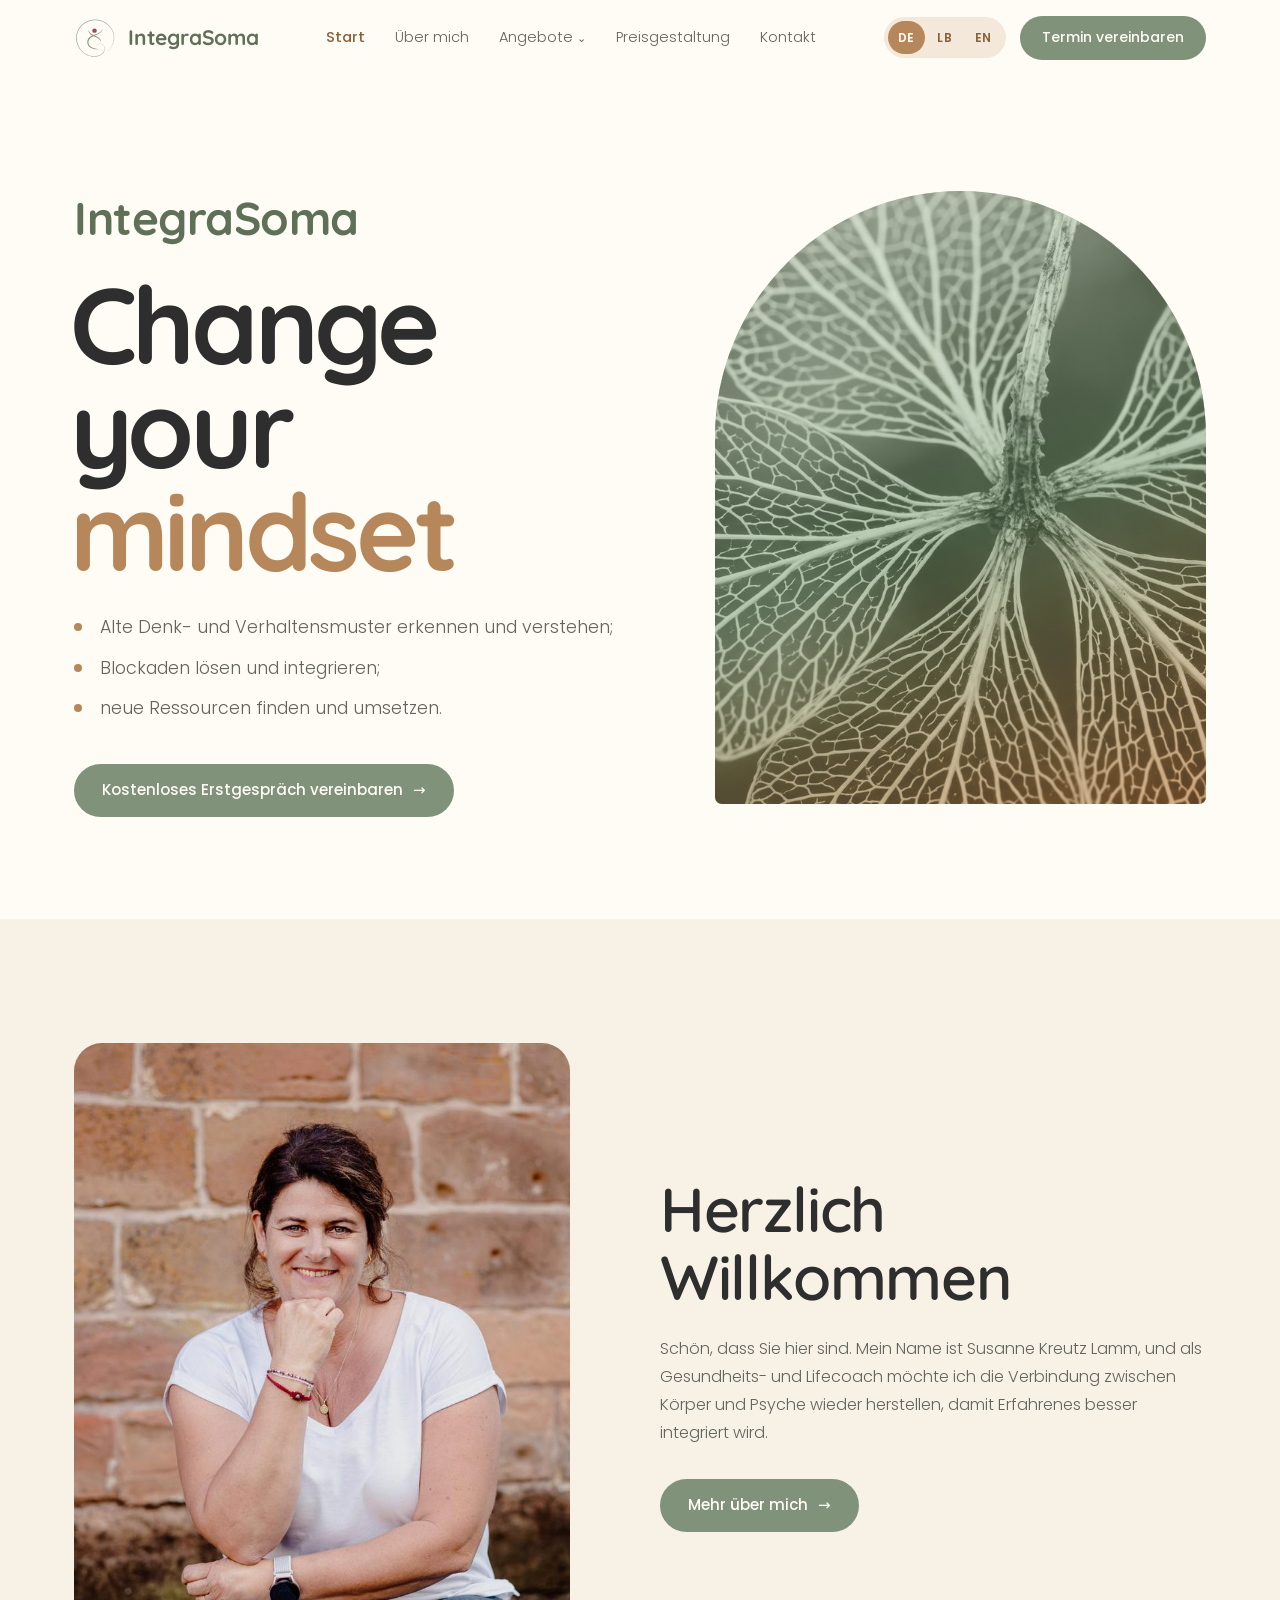
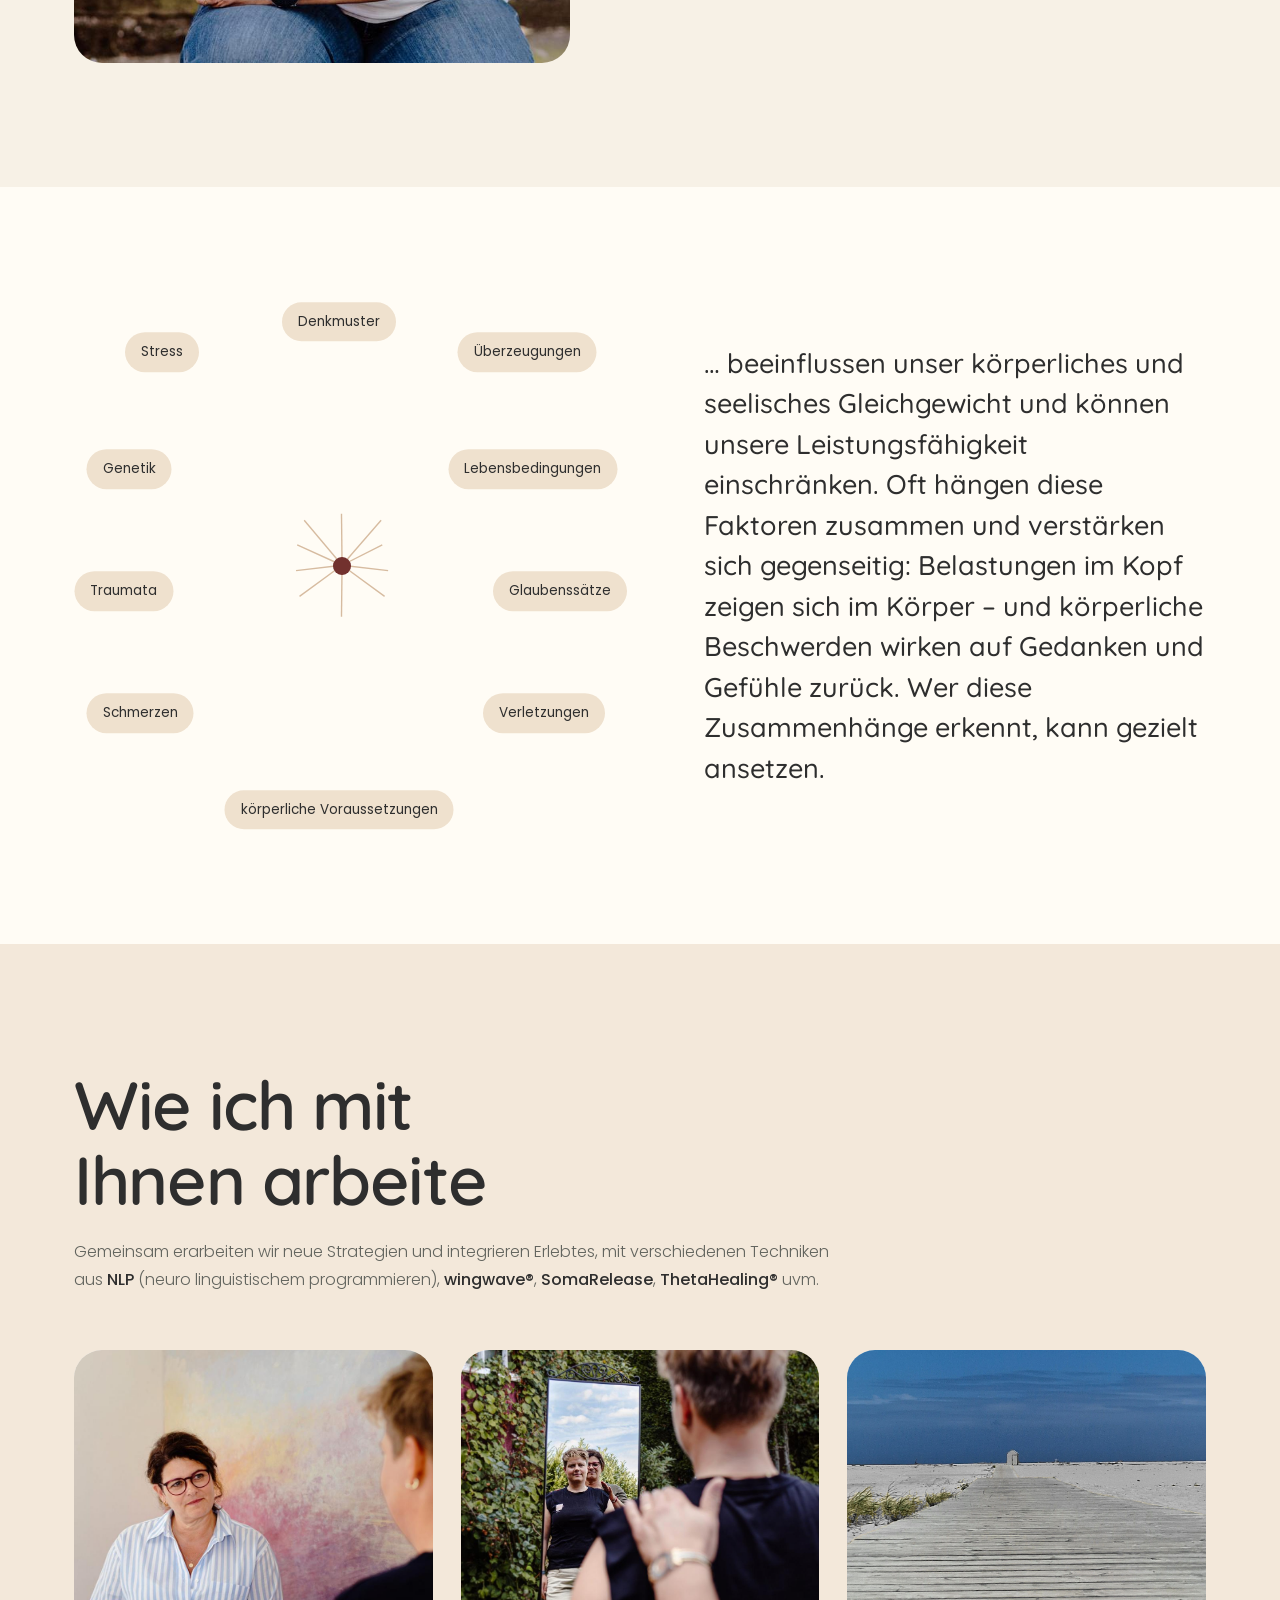
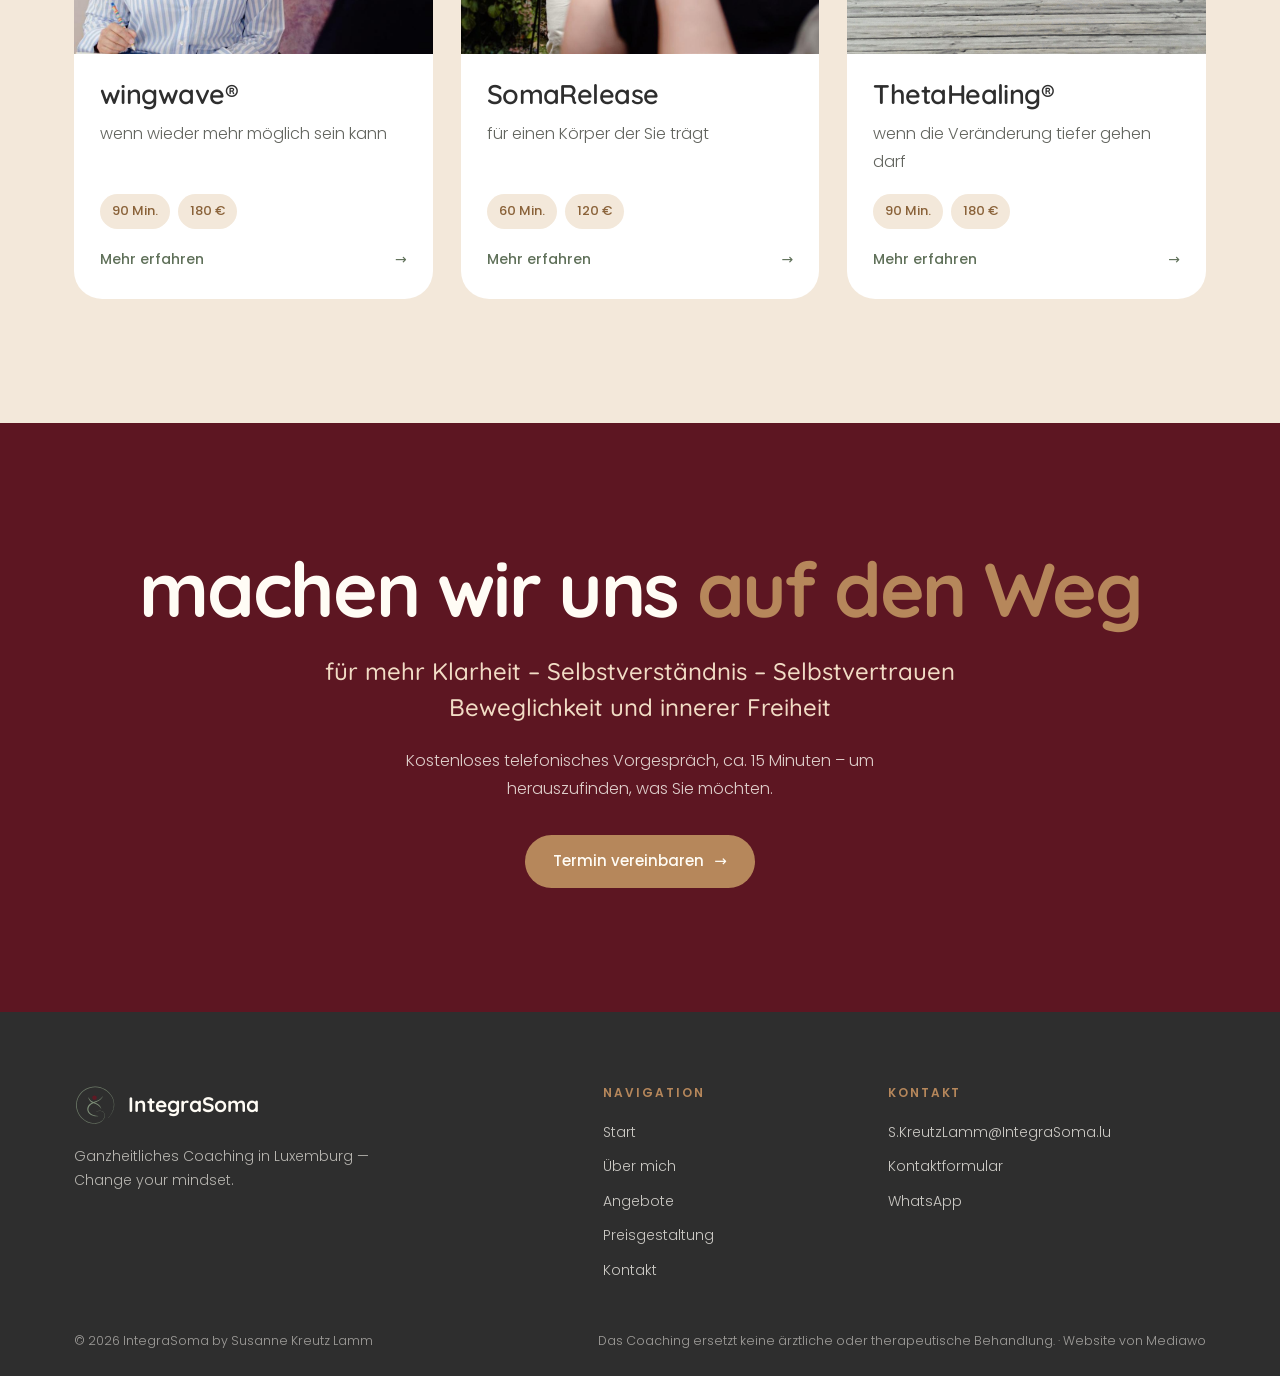
<file: index.html>
<!doctype html>
<html lang="de">
<head>
<meta charset="utf-8">
<meta name="viewport" content="width=device-width, initial-scale=1, viewport-fit=cover">
<meta name="claude:viewport-fit-sides" content="cover">
<title>IntegraSoma – Change your mindset</title>
<link rel="preconnect" href="https://fonts.googleapis.com">
<link rel="preconnect" href="https://fonts.gstatic.com" crossorigin>
<link rel="stylesheet" href="https://fonts.googleapis.com/css2?family=Quicksand:wght@500;600;700&family=Poppins:wght@300;400;500;600&display=swap">
<link rel="stylesheet" href="style.css?v=2011e">
</head>
<body>
<header class="site-header">
  <div class="wrap">
    <a href="./" class="brand"><img src="img/icon.svg" alt=""><b>IntegraSoma</b></a>
    <nav class="nav" aria-label="Hauptnavigation">
      <a href="./" class="is-active">Start</a>
      <a href="ueber-mich.html">Über mich</a>
      <div class="nav-item">
        <a href="angebote.html">Angebote<span class="caret">⌄</span></a>
        <ul class="dropdown">
          <li><a href="angebote.html#wingwave">wingwave®</a></li>
          <li><a href="angebote.html#somarelease">SomaRelease</a></li>
          <li><a href="angebote.html#thetahealing">ThetaHealing®</a></li>
        </ul>
      </div>
      <a href="preisgestaltung.html">Preisgestaltung</a>
      <a href="kontakt.html">Kontakt</a>
    </nav>
    <div class="head-actions">
      <nav class="lang" aria-label="Sprache wählen"><a href="./" hreflang="de" lang="de" class="is-active" aria-current="true">DE</a><a href="lb/index.html" hreflang="lb" lang="lb">LB</a><a href="en/index.html" hreflang="en" lang="en">EN</a></nav>
      <a href="kontakt.html" class="btn header-cta">Termin vereinbaren</a>
      <button class="menu-btn" type="button" aria-label="Menü öffnen" aria-expanded="false" aria-controls="mobile-nav"><span></span><span></span><span></span></button>
    </div>
  </div>
  <div class="mobile-nav" id="mobile-nav" hidden>
    <div class="wrap">
      <a href="./">Start</a>
      <a href="ueber-mich.html">Über mich</a>
      <a href="angebote.html">Angebote</a>
      <div class="sub">
        <a href="angebote.html#wingwave">wingwave®</a>
        <a href="angebote.html#somarelease">SomaRelease</a>
        <a href="angebote.html#thetahealing">ThetaHealing®</a>
      </div>
      <a href="preisgestaltung.html">Preisgestaltung</a>
      <a href="kontakt.html">Kontakt</a>
      <a href="kontakt.html" class="btn">Termin vereinbaren</a>
    </div>
  </div>
</header>
<main>
<section class="hero">
  <div class="wrap">
    <div>
      <span class="kicker">IntegraSoma</span>
      <h1>Change your<br><em>mindset</em></h1>
      <ul class="lines">
        <li>Alte Denk- und Verhaltensmuster erkennen und verstehen;</li>
        <li>Blockaden lösen und integrieren;</li>
        <li>neue Ressourcen finden und umsetzen.</li>
      </ul>
      <div class="actions"><a href="kontakt.html" class="btn">Kostenloses Erstgespräch vereinbaren <span class="arr" aria-hidden="true">→</span></a></div>
    </div>
    <div class="hero-art">
      <div class="photo gradient" aria-hidden="true"><img src="img/hero.jpg" alt=""></div>
    </div>
  </div>
</section>

<section class="split soft" id="willkommen">
  <div class="wrap">
    <div class="media"><img src="img/susanne-portrait.jpg" alt="Susanne Kreutz Lamm" style="object-position:50% 30%"></div>
    <div class="body">
      <h2>Herzlich Willkommen</h2>
      <p>Schön, dass Sie hier sind. Mein Name ist Susanne Kreutz Lamm, und als Gesundheits- und Lifecoach möchte ich die Verbindung zwischen Körper und Psyche wieder herstellen, damit Erfahrenes besser integriert wird.</p>
      <a href="ueber-mich.html" class="btn">Mehr über mich <span class="arr" aria-hidden="true">→</span></a>
    </div>
  </div>
</section>


<section class="factors" id="einfluss">
  <div class="wrap">
    <div class="constellation" aria-label="Einflussfaktoren">
      <svg viewBox="0 0 100 92" preserveAspectRatio="none" aria-hidden="true"><line pathLength="1" x1="16" y1="7.36" x2="48.5" y2="46"/><line pathLength="1" x1="48" y1="1.84" x2="48.5" y2="46"/><line pathLength="1" x1="82" y1="7.36" x2="48.5" y2="46"/><line pathLength="1" x1="83" y1="28.52" x2="48.5" y2="46"/><line pathLength="1" x1="88" y1="50.6" x2="48.5" y2="46"/><line pathLength="1" x1="85" y1="72.68" x2="48.5" y2="46"/><line pathLength="1" x1="48" y1="90.16000000000001" x2="48.5" y2="46"/><line pathLength="1" x1="12" y1="72.68" x2="48.5" y2="46"/><line pathLength="1" x1="9" y1="50.6" x2="48.5" y2="46"/><line pathLength="1" x1="10" y1="28.52" x2="48.5" y2="46"/></svg>
      <span class="core" aria-hidden="true"></span>
      <span class="chip" style="--x:16%;--y:8%;--d:0.0s;--t:6.0s">Stress</span><span class="chip" style="--x:48%;--y:2%;--d:-0.9s;--t:7.3s">Denkmuster</span><span class="chip" style="--x:82%;--y:8%;--d:-1.8s;--t:8.6s">Überzeugungen</span><span class="chip" style="--x:83%;--y:31%;--d:-2.7s;--t:9.9s">Lebensbedingungen</span><span class="chip" style="--x:88%;--y:55%;--d:-3.6s;--t:6.0s">Glaubenssätze</span><span class="chip" style="--x:85%;--y:79%;--d:-4.5s;--t:7.3s">Verletzungen</span><span class="chip" style="--x:48%;--y:98%;--d:-5.4s;--t:8.6s">körperliche Voraussetzungen</span><span class="chip" style="--x:12%;--y:79%;--d:-6.3s;--t:9.9s">Schmerzen</span><span class="chip" style="--x:9%;--y:55%;--d:-7.2s;--t:6.0s">Traumata</span><span class="chip" style="--x:10%;--y:31%;--d:-8.1s;--t:7.3s">Genetik</span>
    </div>
    <p class="lead">… beeinflussen unser körperliches und seelisches Gleichgewicht und können unsere Leistungsfähigkeit einschränken. Oft hängen diese Faktoren zusammen und verstärken sich gegenseitig: Belastungen im Kopf zeigen sich im Körper – und körperliche Beschwerden wirken auf Gedanken und Gefühle zurück. Wer diese Zusammenhänge erkennt, kann gezielt ansetzen.</p>
  </div>
</section>

<section class="goldsoft" id="angebote">
  <div class="wrap">
    <div class="offers-intro">
      <div><h2>Wie ich mit Ihnen arbeite</h2></div>
      <p>Gemeinsam erarbeiten wir neue Strategien und integrieren Erlebtes, mit verschiedenen Techniken aus <strong>NLP</strong> (neuro linguistischem programmieren), <strong>wingwave®</strong>, <strong>SomaRelease</strong>, <strong>ThetaHealing®</strong> uvm.</p>
    </div>
    <div class="cards">
      <a class="card" href="angebote.html#wingwave">
        <div class="img"><img src="img/wingwave.jpg" alt="" loading="lazy" style="object-position:50% 22%"></div>
        <div class="content">
          <h3>wingwave®</h3>
          <p class="tag">wenn wieder mehr möglich sein kann</p>
          <div class="meta"><span class="pill">90 Min.</span><span class="pill">180 €</span></div>
          <span class="more">Mehr erfahren <span aria-hidden="true">→</span></span>
        </div>
      </a>
      <a class="card" href="angebote.html#somarelease">
        <div class="img"><img src="img/somarelease.jpg" alt="" loading="lazy" style="object-position:38% 50%"></div>
        <div class="content">
          <h3>SomaRelease</h3>
          <p class="tag">für einen Körper der Sie trägt</p>
          <div class="meta"><span class="pill">60 Min.</span><span class="pill">120 €</span></div>
          <span class="more">Mehr erfahren <span aria-hidden="true">→</span></span>
        </div>
      </a>
      <a class="card" href="angebote.html#thetahealing">
        <div class="img"><img src="img/thetahealing-weg.jpg" alt="" loading="lazy" style="object-position:50% 62%"></div>
        <div class="content">
          <h3>ThetaHealing®</h3>
          <p class="tag">wenn die Veränderung tiefer gehen darf</p>
          <div class="meta"><span class="pill">90 Min.</span><span class="pill">180 €</span></div>
          <span class="more">Mehr erfahren <span aria-hidden="true">→</span></span>
        </div>
      </a>
    </div>
  </div>
</section>
<section class="cta">
  <div class="wrap">
    <h2>machen wir uns <em>auf den Weg</em></h2>
    <p class="big">für mehr Klarheit – Selbstverständnis – Selbstvertrauen<br>Beweglichkeit und innerer Freiheit</p>
    <p class="small">Kostenloses telefonisches Vorgespräch, ca. 15 Minuten – um herauszufinden, was Sie möchten.</p>
    <a href="kontakt.html" class="btn">Termin vereinbaren <span class="arr" aria-hidden="true">→</span></a>
  </div>
</section>
</main>
<footer class="site-footer">
  <div class="wrap">
    <div class="top">
      <div>
        <a href="./" class="brand"><img src="img/icon.svg" alt=""><b>IntegraSoma</b></a>
        <p>Ganzheitliches Coaching in Luxemburg — Change your mindset.</p>
      </div>
      <div>
        <h4>Navigation</h4>
        <ul>
          <li><a href="./">Start</a></li>
          <li><a href="ueber-mich.html">Über mich</a></li>
          <li><a href="angebote.html">Angebote</a></li>
          <li><a href="preisgestaltung.html">Preisgestaltung</a></li>
          <li><a href="kontakt.html">Kontakt</a></li>
        </ul>
      </div>
      <div>
        <h4>Kontakt</h4>
        <ul>
          <li><a href="mailto:S.KreutzLamm@IntegraSoma.lu">S.KreutzLamm@IntegraSoma.lu</a></li>
          <li><a href="kontakt.html">Kontaktformular</a></li>
          <li><a href="https://wa.me/352621642123" target="_blank" rel="noopener">WhatsApp</a></li>
        </ul>
      </div>
    </div>
    <div class="bottom">
      <span>© 2026 IntegraSoma by Susanne Kreutz Lamm</span>
      <span>Das Coaching ersetzt keine ärztliche oder therapeutische Behandlung. · Website von Mediawo</span>
    </div>
  </div>
</footer>
<script src="main.js?v=2011e"></script>
</body>
</html>
</file>
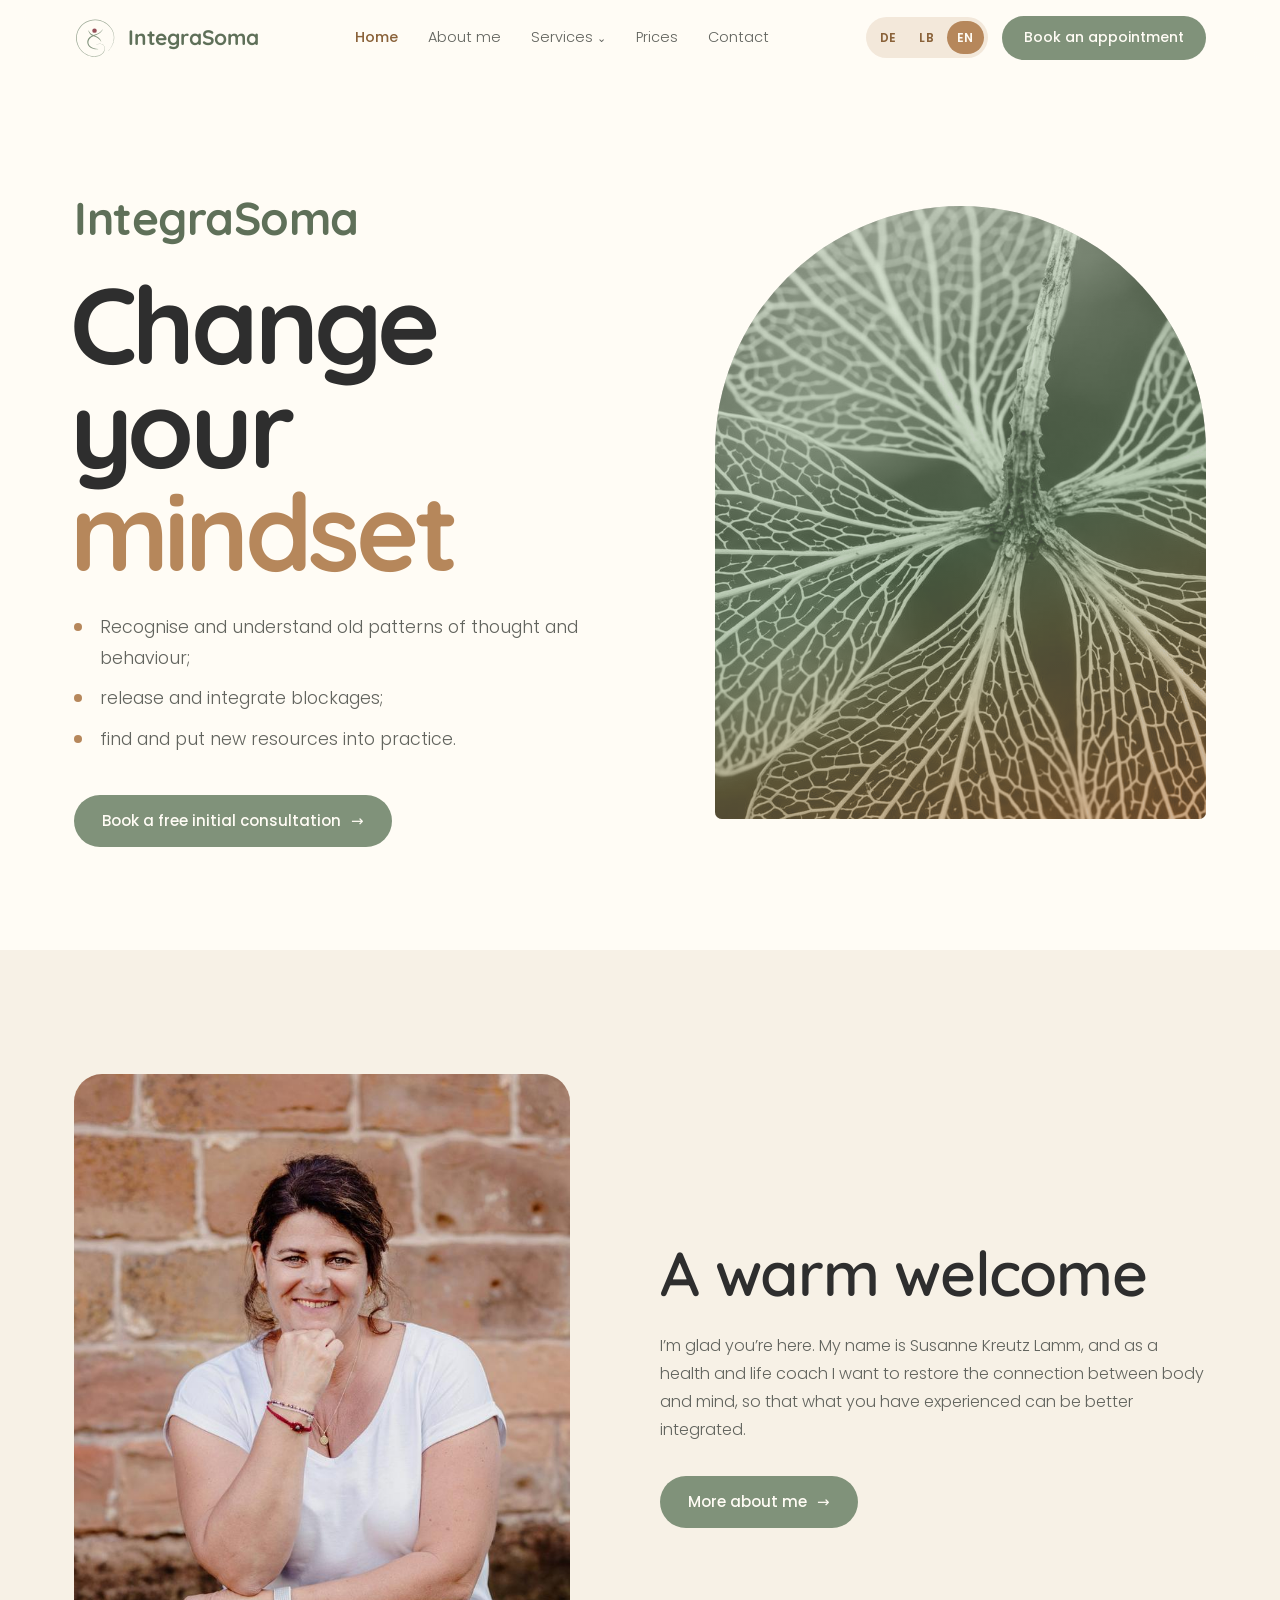
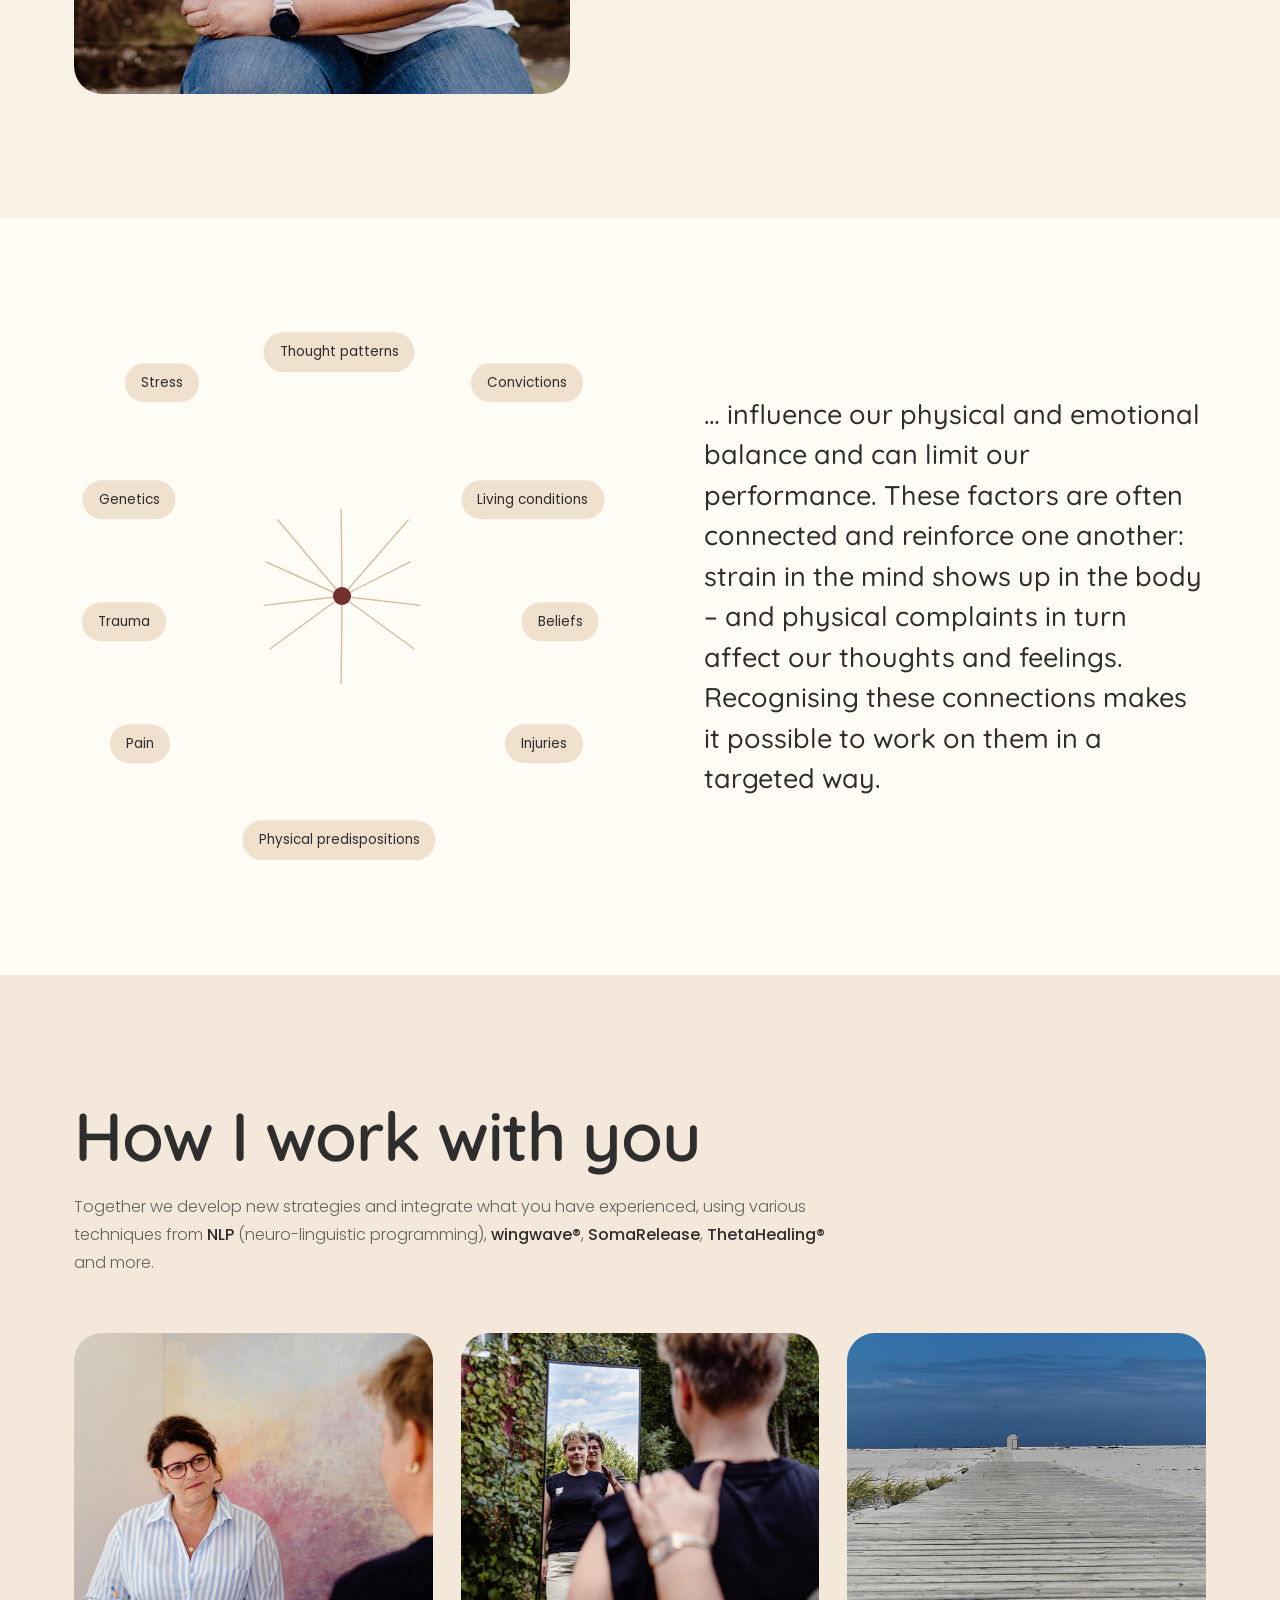
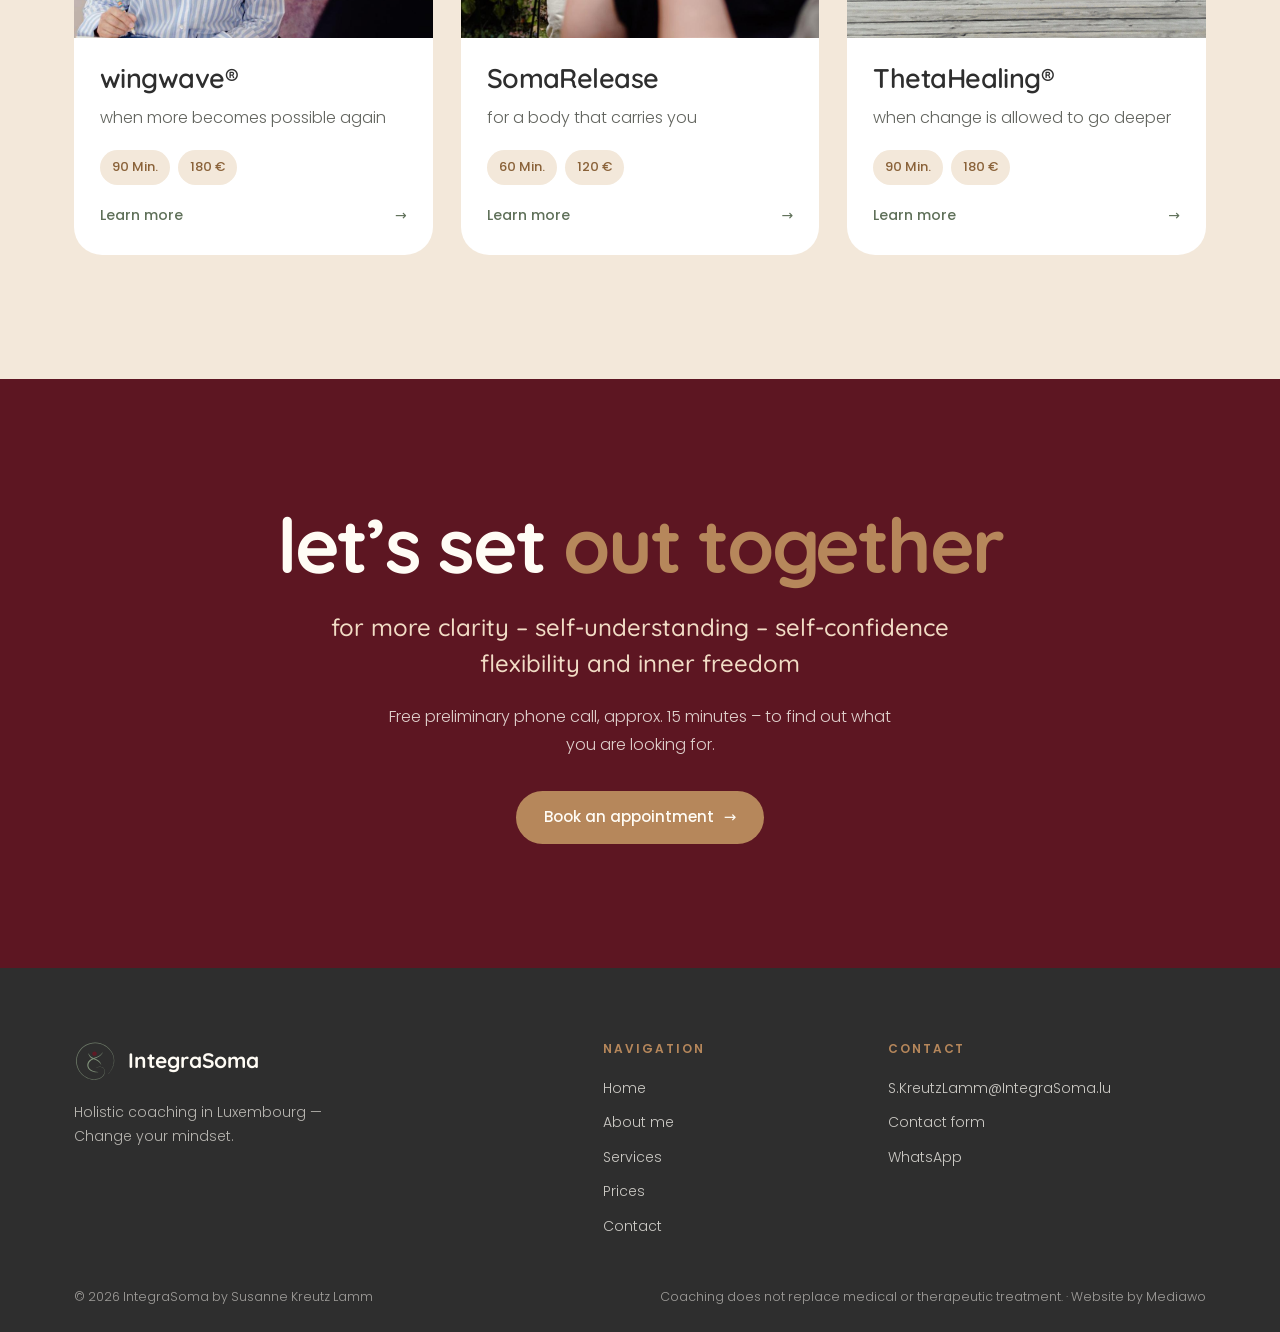
<file: en/index.html>
<!doctype html>
<html lang="en">
<head>
<meta charset="utf-8">
<meta name="viewport" content="width=device-width, initial-scale=1, viewport-fit=cover">
<meta name="claude:viewport-fit-sides" content="cover">
<title>IntegraSoma – Change your mindset</title>
<link rel="preconnect" href="https://fonts.googleapis.com">
<link rel="preconnect" href="https://fonts.gstatic.com" crossorigin>
<link rel="stylesheet" href="https://fonts.googleapis.com/css2?family=Quicksand:wght@500;600;700&family=Poppins:wght@300;400;500;600&display=swap">
<link rel="stylesheet" href="../style.css?v=2011e">
</head>
<body>
<header class="site-header">
  <div class="wrap">
    <a href="index.html" class="brand"><img src="../img/icon.svg" alt=""><b>IntegraSoma</b></a>
    <nav class="nav" aria-label="Main navigation">
      <a href="index.html" class="is-active">Home</a>
      <a href="ueber-mich.html">About me</a>
      <div class="nav-item">
        <a href="angebote.html">Services<span class="caret">⌄</span></a>
        <ul class="dropdown">
          <li><a href="angebote.html#wingwave">wingwave®</a></li>
          <li><a href="angebote.html#somarelease">SomaRelease</a></li>
          <li><a href="angebote.html#thetahealing">ThetaHealing®</a></li>
        </ul>
      </div>
      <a href="preisgestaltung.html">Prices</a>
      <a href="kontakt.html">Contact</a>
    </nav>
    <div class="head-actions">
      <nav class="lang" aria-label="Choose language"><a href="../" hreflang="de" lang="de">DE</a><a href="../lb/index.html" hreflang="lb" lang="lb">LB</a><a href="index.html" hreflang="en" lang="en" class="is-active" aria-current="true">EN</a></nav>
      <a href="kontakt.html" class="btn header-cta">Book an appointment</a>
      <button class="menu-btn" type="button" aria-label="Open menu" aria-expanded="false" aria-controls="mobile-nav"><span></span><span></span><span></span></button>
    </div>
  </div>
  <div class="mobile-nav" id="mobile-nav" hidden>
    <div class="wrap">
      <a href="index.html">Home</a>
      <a href="ueber-mich.html">About me</a>
      <a href="angebote.html">Services</a>
      <div class="sub">
        <a href="angebote.html#wingwave">wingwave®</a>
        <a href="angebote.html#somarelease">SomaRelease</a>
        <a href="angebote.html#thetahealing">ThetaHealing®</a>
      </div>
      <a href="preisgestaltung.html">Prices</a>
      <a href="kontakt.html">Contact</a>
      <a href="kontakt.html" class="btn">Book an appointment</a>
    </div>
  </div>
</header>
<main>
<section class="hero">
  <div class="wrap">
    <div>
      <span class="kicker">IntegraSoma</span>
      <h1>Change your<br><em>mindset</em></h1>
      <ul class="lines">
        <li>Recognise and understand old patterns of thought and behaviour;</li>
        <li>release and integrate blockages;</li>
        <li>find and put new resources into practice.</li>
      </ul>
      <div class="actions"><a href="kontakt.html" class="btn">Book a free initial consultation <span class="arr" aria-hidden="true">→</span></a></div>
    </div>
    <div class="hero-art">
      <div class="photo gradient" aria-hidden="true"><img src="../img/hero.jpg" alt=""></div>
    </div>
  </div>
</section>

<section class="split soft" id="willkommen">
  <div class="wrap">
    <div class="media"><img src="../img/susanne-portrait.jpg" alt="Susanne Kreutz Lamm" style="object-position:50% 30%"></div>
    <div class="body">
      <h2>A warm welcome</h2>
      <p>I’m glad you’re here. My name is Susanne Kreutz Lamm, and as a health and life coach I want to restore the connection between body and mind, so that what you have experienced can be better integrated.</p>
      <a href="ueber-mich.html" class="btn">More about me <span class="arr" aria-hidden="true">→</span></a>
    </div>
  </div>
</section>


<section class="factors" id="einfluss">
  <div class="wrap">
    <div class="constellation" aria-label="Influencing factors">
      <svg viewBox="0 0 100 92" preserveAspectRatio="none" aria-hidden="true"><line pathLength="1" x1="16" y1="7.36" x2="48.5" y2="46"/><line pathLength="1" x1="48" y1="1.84" x2="48.5" y2="46"/><line pathLength="1" x1="82" y1="7.36" x2="48.5" y2="46"/><line pathLength="1" x1="83" y1="28.52" x2="48.5" y2="46"/><line pathLength="1" x1="88" y1="50.6" x2="48.5" y2="46"/><line pathLength="1" x1="85" y1="72.68" x2="48.5" y2="46"/><line pathLength="1" x1="48" y1="90.16000000000001" x2="48.5" y2="46"/><line pathLength="1" x1="12" y1="72.68" x2="48.5" y2="46"/><line pathLength="1" x1="9" y1="50.6" x2="48.5" y2="46"/><line pathLength="1" x1="10" y1="28.52" x2="48.5" y2="46"/></svg>
      <span class="core" aria-hidden="true"></span>
      <span class="chip" style="--x:16%;--y:8%;--d:0.0s;--t:6.0s">Stress</span><span class="chip" style="--x:48%;--y:2%;--d:-0.9s;--t:7.3s">Thought patterns</span><span class="chip" style="--x:82%;--y:8%;--d:-1.8s;--t:8.6s">Convictions</span><span class="chip" style="--x:83%;--y:31%;--d:-2.7s;--t:9.9s">Living conditions</span><span class="chip" style="--x:88%;--y:55%;--d:-3.6s;--t:6.0s">Beliefs</span><span class="chip" style="--x:85%;--y:79%;--d:-4.5s;--t:7.3s">Injuries</span><span class="chip" style="--x:48%;--y:98%;--d:-5.4s;--t:8.6s">Physical predispositions</span><span class="chip" style="--x:12%;--y:79%;--d:-6.3s;--t:9.9s">Pain</span><span class="chip" style="--x:9%;--y:55%;--d:-7.2s;--t:6.0s">Trauma</span><span class="chip" style="--x:10%;--y:31%;--d:-8.1s;--t:7.3s">Genetics</span>
    </div>
    <p class="lead">… influence our physical and emotional balance and can limit our performance. These factors are often connected and reinforce one another: strain in the mind shows up in the body – and physical complaints in turn affect our thoughts and feelings. Recognising these connections makes it possible to work on them in a targeted way.</p>
  </div>
</section>

<section class="goldsoft" id="angebote">
  <div class="wrap">
    <div class="offers-intro">
      <div><h2>How I work with you</h2></div>
      <p>Together we develop new strategies and integrate what you have experienced, using various techniques from <strong>NLP</strong> (neuro-linguistic programming), <strong>wingwave®</strong>, <strong>SomaRelease</strong>, <strong>ThetaHealing®</strong> and more.</p>
    </div>
    <div class="cards">
      <a class="card" href="angebote.html#wingwave">
        <div class="img"><img src="../img/wingwave.jpg" alt="" loading="lazy" style="object-position:50% 22%"></div>
        <div class="content">
          <h3>wingwave®</h3>
          <p class="tag">when more becomes possible again</p>
          <div class="meta"><span class="pill">90 Min.</span><span class="pill">180 €</span></div>
          <span class="more">Learn more <span aria-hidden="true">→</span></span>
        </div>
      </a>
      <a class="card" href="angebote.html#somarelease">
        <div class="img"><img src="../img/somarelease.jpg" alt="" loading="lazy" style="object-position:38% 50%"></div>
        <div class="content">
          <h3>SomaRelease</h3>
          <p class="tag">for a body that carries you</p>
          <div class="meta"><span class="pill">60 Min.</span><span class="pill">120 €</span></div>
          <span class="more">Learn more <span aria-hidden="true">→</span></span>
        </div>
      </a>
      <a class="card" href="angebote.html#thetahealing">
        <div class="img"><img src="../img/thetahealing-weg.jpg" alt="" loading="lazy" style="object-position:50% 62%"></div>
        <div class="content">
          <h3>ThetaHealing®</h3>
          <p class="tag">when change is allowed to go deeper</p>
          <div class="meta"><span class="pill">90 Min.</span><span class="pill">180 €</span></div>
          <span class="more">Learn more <span aria-hidden="true">→</span></span>
        </div>
      </a>
    </div>
  </div>
</section>
<section class="cta">
  <div class="wrap">
    <h2>let’s set <em>out together</em></h2>
    <p class="big">for more clarity – self-understanding – self-confidence<br>flexibility and inner freedom</p>
    <p class="small">Free preliminary phone call, approx. 15 minutes – to find out what you are looking for.</p>
    <a href="kontakt.html" class="btn">Book an appointment <span class="arr" aria-hidden="true">→</span></a>
  </div>
</section>
</main>
<footer class="site-footer">
  <div class="wrap">
    <div class="top">
      <div>
        <a href="index.html" class="brand"><img src="../img/icon.svg" alt=""><b>IntegraSoma</b></a>
        <p>Holistic coaching in Luxembourg — Change your mindset.</p>
      </div>
      <div>
        <h4>Navigation</h4>
        <ul>
          <li><a href="index.html">Home</a></li>
          <li><a href="ueber-mich.html">About me</a></li>
          <li><a href="angebote.html">Services</a></li>
          <li><a href="preisgestaltung.html">Prices</a></li>
          <li><a href="kontakt.html">Contact</a></li>
        </ul>
      </div>
      <div>
        <h4>Contact</h4>
        <ul>
          <li><a href="mailto:S.KreutzLamm@IntegraSoma.lu">S.KreutzLamm@IntegraSoma.lu</a></li>
          <li><a href="kontakt.html">Contact form</a></li>
          <li><a href="https://wa.me/352621642123" target="_blank" rel="noopener">WhatsApp</a></li>
        </ul>
      </div>
    </div>
    <div class="bottom">
      <span>© 2026 IntegraSoma by Susanne Kreutz Lamm</span>
      <span>Coaching does not replace medical or therapeutic treatment. · Website by Mediawo</span>
    </div>
  </div>
</footer>
<script src="../main.js?v=2011e"></script>
</body>
</html>
</file>
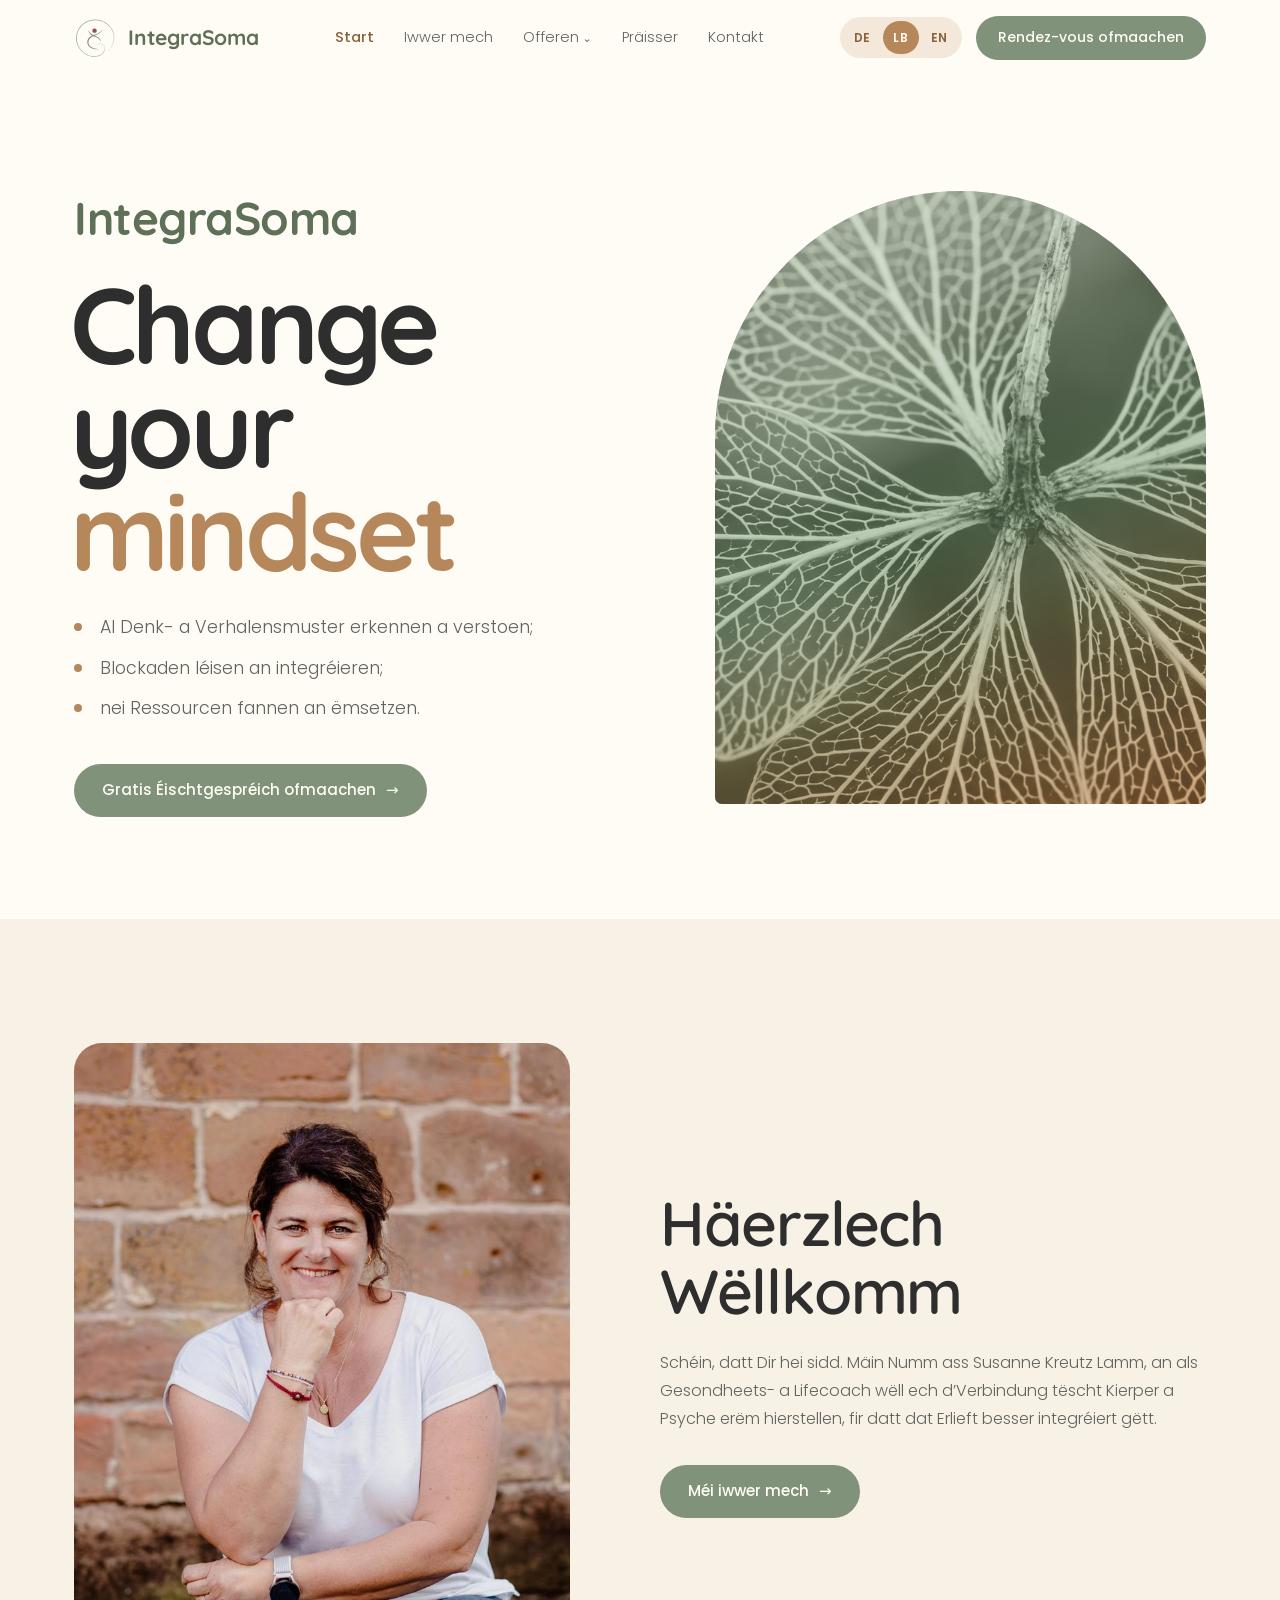
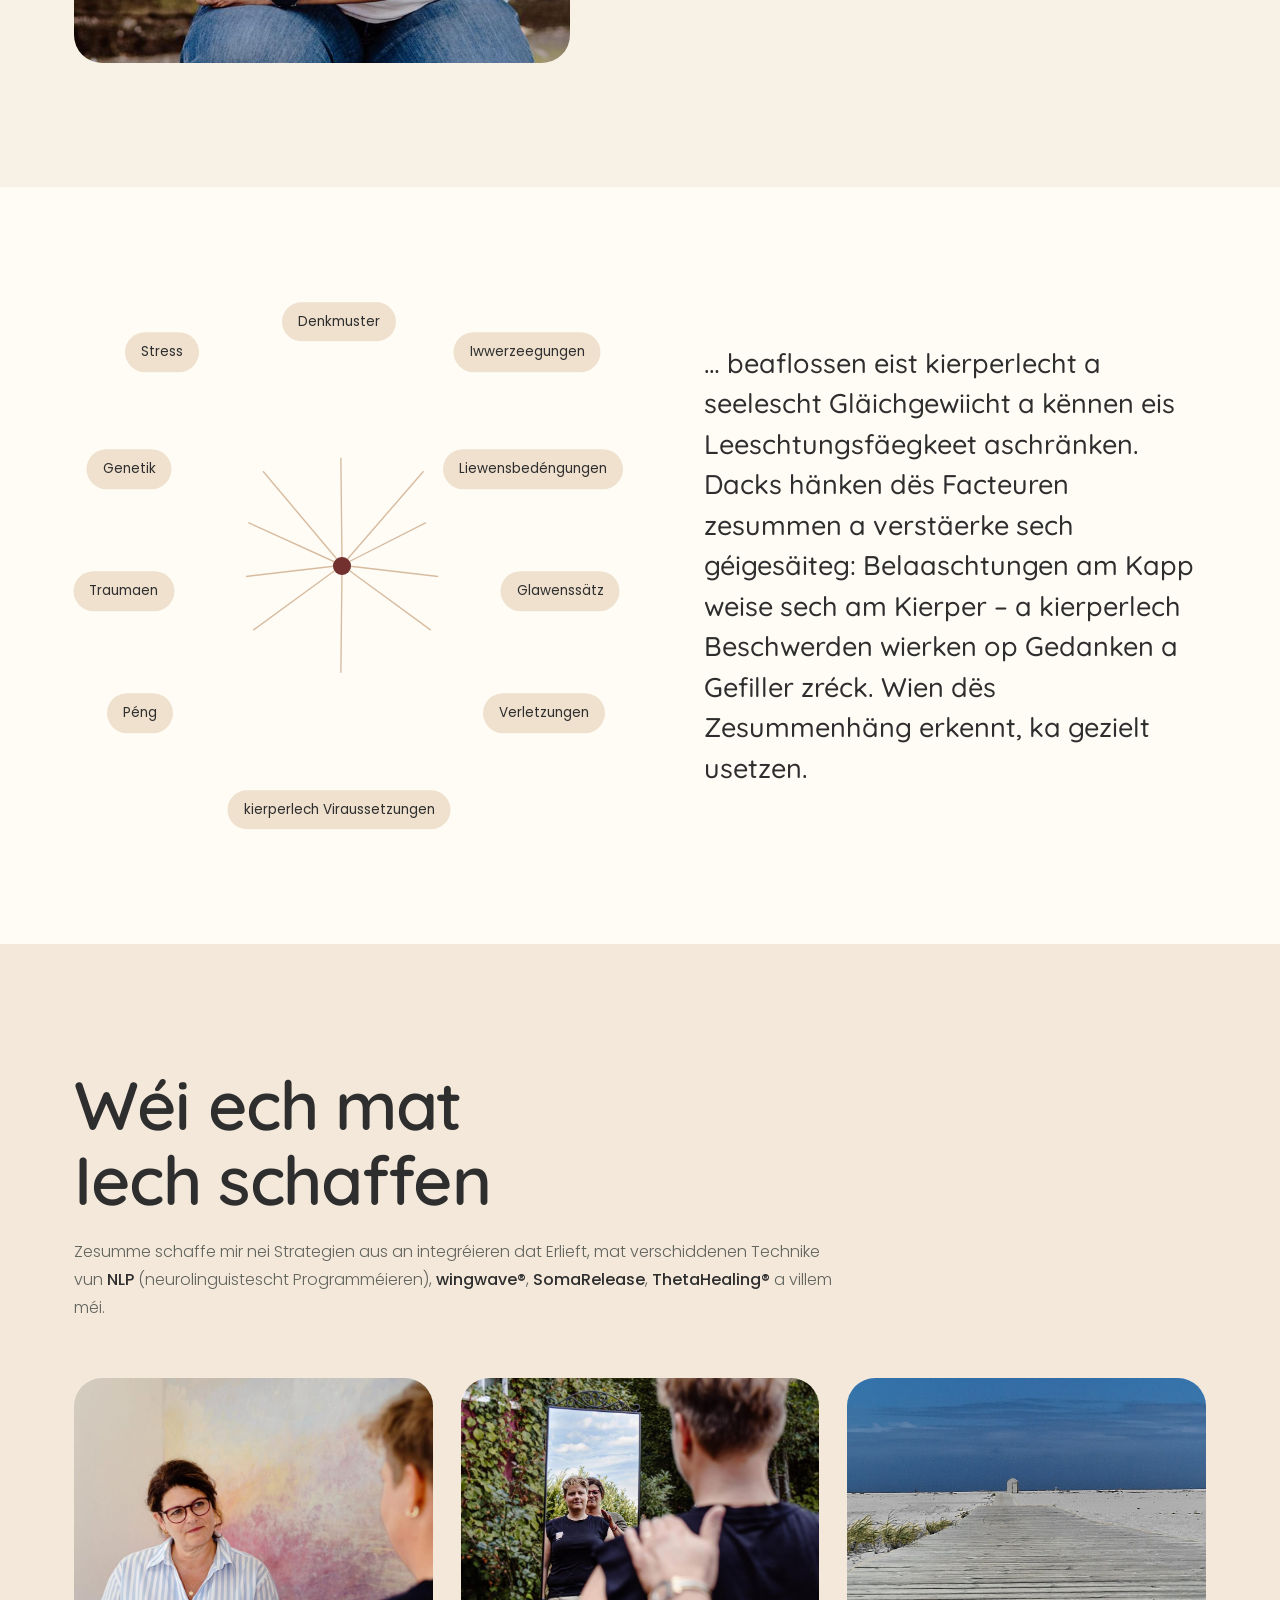
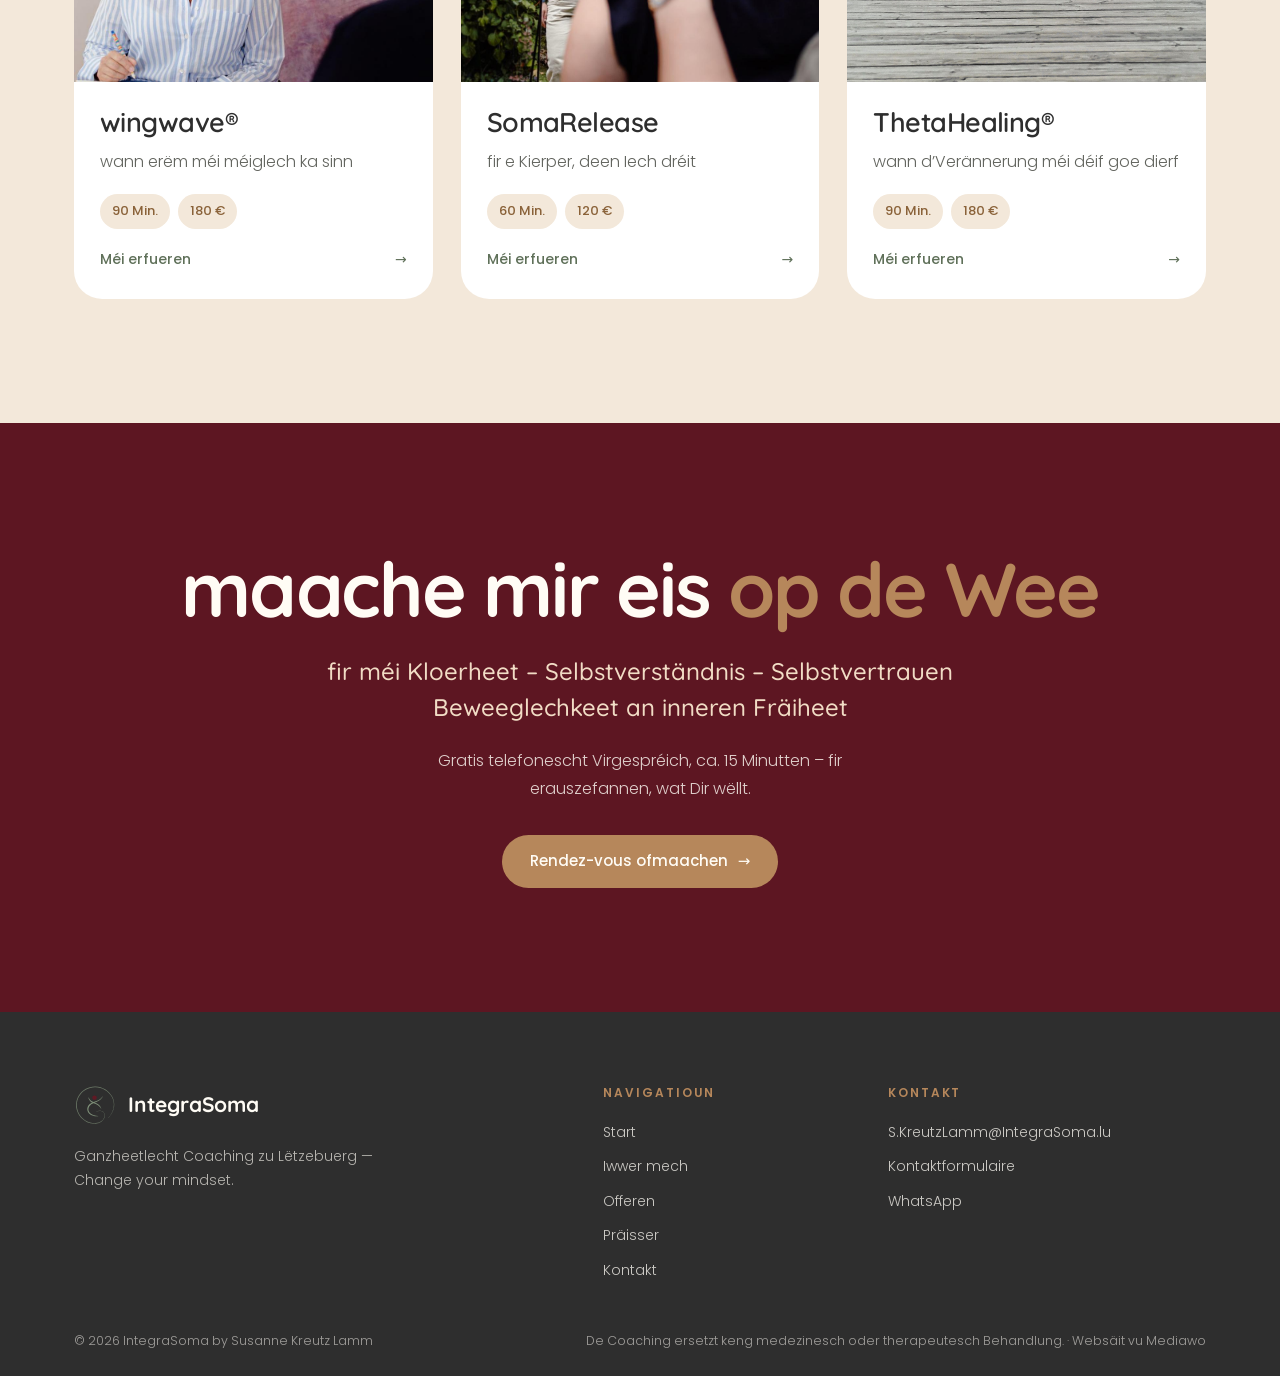
<file: lb/index.html>
<!doctype html>
<html lang="lb">
<head>
<meta charset="utf-8">
<meta name="viewport" content="width=device-width, initial-scale=1, viewport-fit=cover">
<meta name="claude:viewport-fit-sides" content="cover">
<title>IntegraSoma – Change your mindset</title>
<link rel="preconnect" href="https://fonts.googleapis.com">
<link rel="preconnect" href="https://fonts.gstatic.com" crossorigin>
<link rel="stylesheet" href="https://fonts.googleapis.com/css2?family=Quicksand:wght@500;600;700&family=Poppins:wght@300;400;500;600&display=swap">
<link rel="stylesheet" href="../style.css?v=2011e">
</head>
<body>
<header class="site-header">
  <div class="wrap">
    <a href="index.html" class="brand"><img src="../img/icon.svg" alt=""><b>IntegraSoma</b></a>
    <nav class="nav" aria-label="Haaptnavigatioun">
      <a href="index.html" class="is-active">Start</a>
      <a href="ueber-mich.html">Iwwer mech</a>
      <div class="nav-item">
        <a href="angebote.html">Offeren<span class="caret">⌄</span></a>
        <ul class="dropdown">
          <li><a href="angebote.html#wingwave">wingwave®</a></li>
          <li><a href="angebote.html#somarelease">SomaRelease</a></li>
          <li><a href="angebote.html#thetahealing">ThetaHealing®</a></li>
        </ul>
      </div>
      <a href="preisgestaltung.html">Präisser</a>
      <a href="kontakt.html">Kontakt</a>
    </nav>
    <div class="head-actions">
      <nav class="lang" aria-label="Sprooch wielen"><a href="../" hreflang="de" lang="de">DE</a><a href="index.html" hreflang="lb" lang="lb" class="is-active" aria-current="true">LB</a><a href="../en/index.html" hreflang="en" lang="en">EN</a></nav>
      <a href="kontakt.html" class="btn header-cta">Rendez-vous ofmaachen</a>
      <button class="menu-btn" type="button" aria-label="Menü opmaachen" aria-expanded="false" aria-controls="mobile-nav"><span></span><span></span><span></span></button>
    </div>
  </div>
  <div class="mobile-nav" id="mobile-nav" hidden>
    <div class="wrap">
      <a href="index.html">Start</a>
      <a href="ueber-mich.html">Iwwer mech</a>
      <a href="angebote.html">Offeren</a>
      <div class="sub">
        <a href="angebote.html#wingwave">wingwave®</a>
        <a href="angebote.html#somarelease">SomaRelease</a>
        <a href="angebote.html#thetahealing">ThetaHealing®</a>
      </div>
      <a href="preisgestaltung.html">Präisser</a>
      <a href="kontakt.html">Kontakt</a>
      <a href="kontakt.html" class="btn">Rendez-vous ofmaachen</a>
    </div>
  </div>
</header>
<main>
<section class="hero">
  <div class="wrap">
    <div>
      <span class="kicker">IntegraSoma</span>
      <h1>Change your<br><em>mindset</em></h1>
      <ul class="lines">
        <li>Al Denk- a Verhalensmuster erkennen a verstoen;</li>
        <li>Blockaden léisen an integréieren;</li>
        <li>nei Ressourcen fannen an ëmsetzen.</li>
      </ul>
      <div class="actions"><a href="kontakt.html" class="btn">Gratis Éischtgespréich ofmaachen <span class="arr" aria-hidden="true">→</span></a></div>
    </div>
    <div class="hero-art">
      <div class="photo gradient" aria-hidden="true"><img src="../img/hero.jpg" alt=""></div>
    </div>
  </div>
</section>

<section class="split soft" id="willkommen">
  <div class="wrap">
    <div class="media"><img src="../img/susanne-portrait.jpg" alt="Susanne Kreutz Lamm" style="object-position:50% 30%"></div>
    <div class="body">
      <h2>Häerzlech Wëllkomm</h2>
      <p>Schéin, datt Dir hei sidd. Mäin Numm ass Susanne Kreutz Lamm, an als Gesondheets- a Lifecoach wëll ech d’Verbindung tëscht Kierper a Psyche erëm hierstellen, fir datt dat Erlieft besser integréiert gëtt.</p>
      <a href="ueber-mich.html" class="btn">Méi iwwer mech <span class="arr" aria-hidden="true">→</span></a>
    </div>
  </div>
</section>


<section class="factors" id="einfluss">
  <div class="wrap">
    <div class="constellation" aria-label="Afloss-Facteuren">
      <svg viewBox="0 0 100 92" preserveAspectRatio="none" aria-hidden="true"><line pathLength="1" x1="16" y1="7.36" x2="48.5" y2="46"/><line pathLength="1" x1="48" y1="1.84" x2="48.5" y2="46"/><line pathLength="1" x1="82" y1="7.36" x2="48.5" y2="46"/><line pathLength="1" x1="83" y1="28.52" x2="48.5" y2="46"/><line pathLength="1" x1="88" y1="50.6" x2="48.5" y2="46"/><line pathLength="1" x1="85" y1="72.68" x2="48.5" y2="46"/><line pathLength="1" x1="48" y1="90.16000000000001" x2="48.5" y2="46"/><line pathLength="1" x1="12" y1="72.68" x2="48.5" y2="46"/><line pathLength="1" x1="9" y1="50.6" x2="48.5" y2="46"/><line pathLength="1" x1="10" y1="28.52" x2="48.5" y2="46"/></svg>
      <span class="core" aria-hidden="true"></span>
      <span class="chip" style="--x:16%;--y:8%;--d:0.0s;--t:6.0s">Stress</span><span class="chip" style="--x:48%;--y:2%;--d:-0.9s;--t:7.3s">Denkmuster</span><span class="chip" style="--x:82%;--y:8%;--d:-1.8s;--t:8.6s">Iwwerzeegungen</span><span class="chip" style="--x:83%;--y:31%;--d:-2.7s;--t:9.9s">Liewensbedéngungen</span><span class="chip" style="--x:88%;--y:55%;--d:-3.6s;--t:6.0s">Glawenssätz</span><span class="chip" style="--x:85%;--y:79%;--d:-4.5s;--t:7.3s">Verletzungen</span><span class="chip" style="--x:48%;--y:98%;--d:-5.4s;--t:8.6s">kierperlech Viraussetzungen</span><span class="chip" style="--x:12%;--y:79%;--d:-6.3s;--t:9.9s">Péng</span><span class="chip" style="--x:9%;--y:55%;--d:-7.2s;--t:6.0s">Traumaen</span><span class="chip" style="--x:10%;--y:31%;--d:-8.1s;--t:7.3s">Genetik</span>
    </div>
    <p class="lead">… beaflossen eist kierperlecht a seelescht Gläichgewiicht a kënnen eis Leeschtungsfäegkeet aschränken. Dacks hänken dës Facteuren zesummen a verstäerke sech géigesäiteg: Belaaschtungen am Kapp weise sech am Kierper – a kierperlech Beschwerden wierken op Gedanken a Gefiller zréck. Wien dës Zesummenhäng erkennt, ka gezielt usetzen.</p>
  </div>
</section>

<section class="goldsoft" id="angebote">
  <div class="wrap">
    <div class="offers-intro">
      <div><h2>Wéi ech mat Iech schaffen</h2></div>
      <p>Zesumme schaffe mir nei Strategien aus an integréieren dat Erlieft, mat verschiddenen Technike vun <strong>NLP</strong> (neurolinguistescht Programméieren), <strong>wingwave®</strong>, <strong>SomaRelease</strong>, <strong>ThetaHealing®</strong> a villem méi.</p>
    </div>
    <div class="cards">
      <a class="card" href="angebote.html#wingwave">
        <div class="img"><img src="../img/wingwave.jpg" alt="" loading="lazy" style="object-position:50% 22%"></div>
        <div class="content">
          <h3>wingwave®</h3>
          <p class="tag">wann erëm méi méiglech ka sinn</p>
          <div class="meta"><span class="pill">90 Min.</span><span class="pill">180 €</span></div>
          <span class="more">Méi erfueren <span aria-hidden="true">→</span></span>
        </div>
      </a>
      <a class="card" href="angebote.html#somarelease">
        <div class="img"><img src="../img/somarelease.jpg" alt="" loading="lazy" style="object-position:38% 50%"></div>
        <div class="content">
          <h3>SomaRelease</h3>
          <p class="tag">fir e Kierper, deen Iech dréit</p>
          <div class="meta"><span class="pill">60 Min.</span><span class="pill">120 €</span></div>
          <span class="more">Méi erfueren <span aria-hidden="true">→</span></span>
        </div>
      </a>
      <a class="card" href="angebote.html#thetahealing">
        <div class="img"><img src="../img/thetahealing-weg.jpg" alt="" loading="lazy" style="object-position:50% 62%"></div>
        <div class="content">
          <h3>ThetaHealing®</h3>
          <p class="tag">wann d’Verännerung méi déif goe dierf</p>
          <div class="meta"><span class="pill">90 Min.</span><span class="pill">180 €</span></div>
          <span class="more">Méi erfueren <span aria-hidden="true">→</span></span>
        </div>
      </a>
    </div>
  </div>
</section>
<section class="cta">
  <div class="wrap">
    <h2>maache mir eis <em>op de Wee</em></h2>
    <p class="big">fir méi Kloerheet – Selbstverständnis – Selbstvertrauen<br>Beweeglechkeet an inneren Fräiheet</p>
    <p class="small">Gratis telefonescht Virgespréich, ca. 15 Minutten – fir erauszefannen, wat Dir wëllt.</p>
    <a href="kontakt.html" class="btn">Rendez-vous ofmaachen <span class="arr" aria-hidden="true">→</span></a>
  </div>
</section>
</main>
<footer class="site-footer">
  <div class="wrap">
    <div class="top">
      <div>
        <a href="index.html" class="brand"><img src="../img/icon.svg" alt=""><b>IntegraSoma</b></a>
        <p>Ganzheetlecht Coaching zu Lëtzebuerg — Change your mindset.</p>
      </div>
      <div>
        <h4>Navigatioun</h4>
        <ul>
          <li><a href="index.html">Start</a></li>
          <li><a href="ueber-mich.html">Iwwer mech</a></li>
          <li><a href="angebote.html">Offeren</a></li>
          <li><a href="preisgestaltung.html">Präisser</a></li>
          <li><a href="kontakt.html">Kontakt</a></li>
        </ul>
      </div>
      <div>
        <h4>Kontakt</h4>
        <ul>
          <li><a href="mailto:S.KreutzLamm@IntegraSoma.lu">S.KreutzLamm@IntegraSoma.lu</a></li>
          <li><a href="kontakt.html">Kontaktformulaire</a></li>
          <li><a href="https://wa.me/352621642123" target="_blank" rel="noopener">WhatsApp</a></li>
        </ul>
      </div>
    </div>
    <div class="bottom">
      <span>© 2026 IntegraSoma by Susanne Kreutz Lamm</span>
      <span>De Coaching ersetzt keng medezinesch oder therapeutesch Behandlung. · Websäit vu Mediawo</span>
    </div>
  </div>
</footer>
<script src="../main.js?v=2011e"></script>
</body>
</html>
</file>
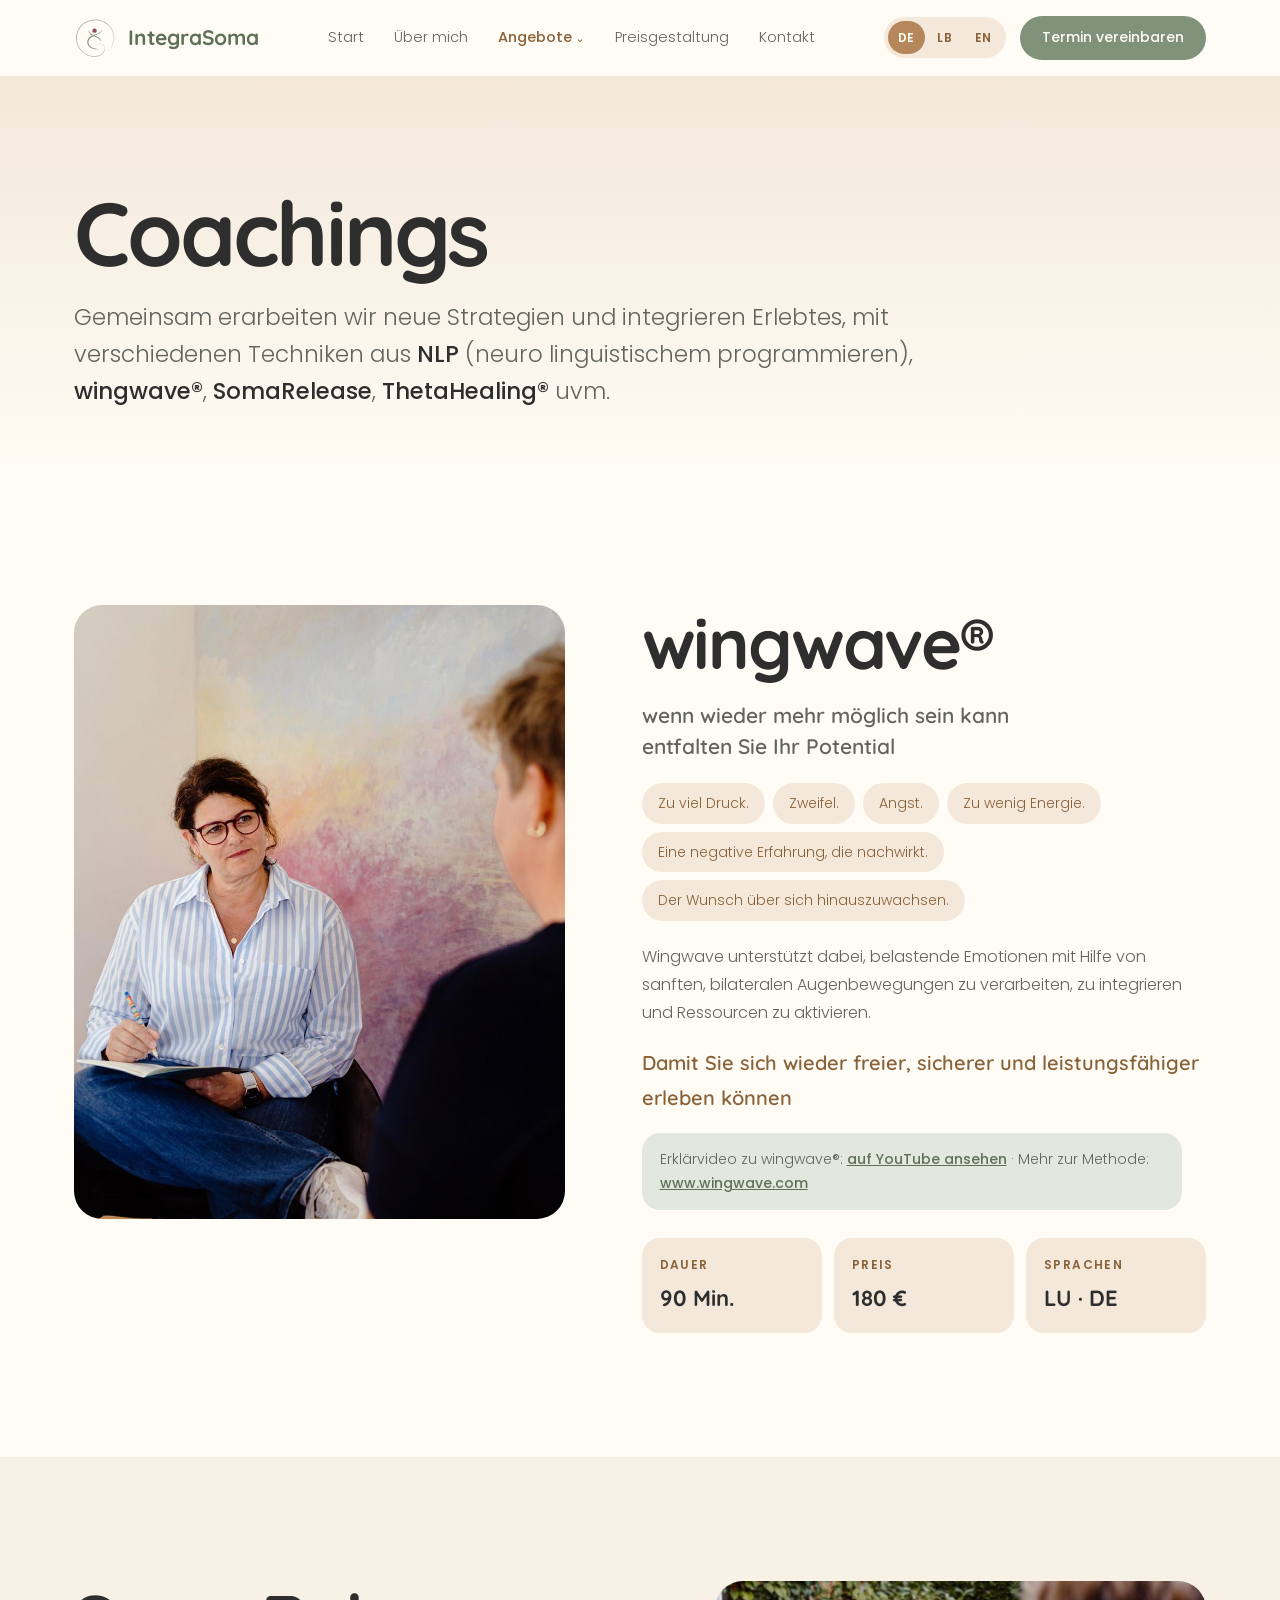
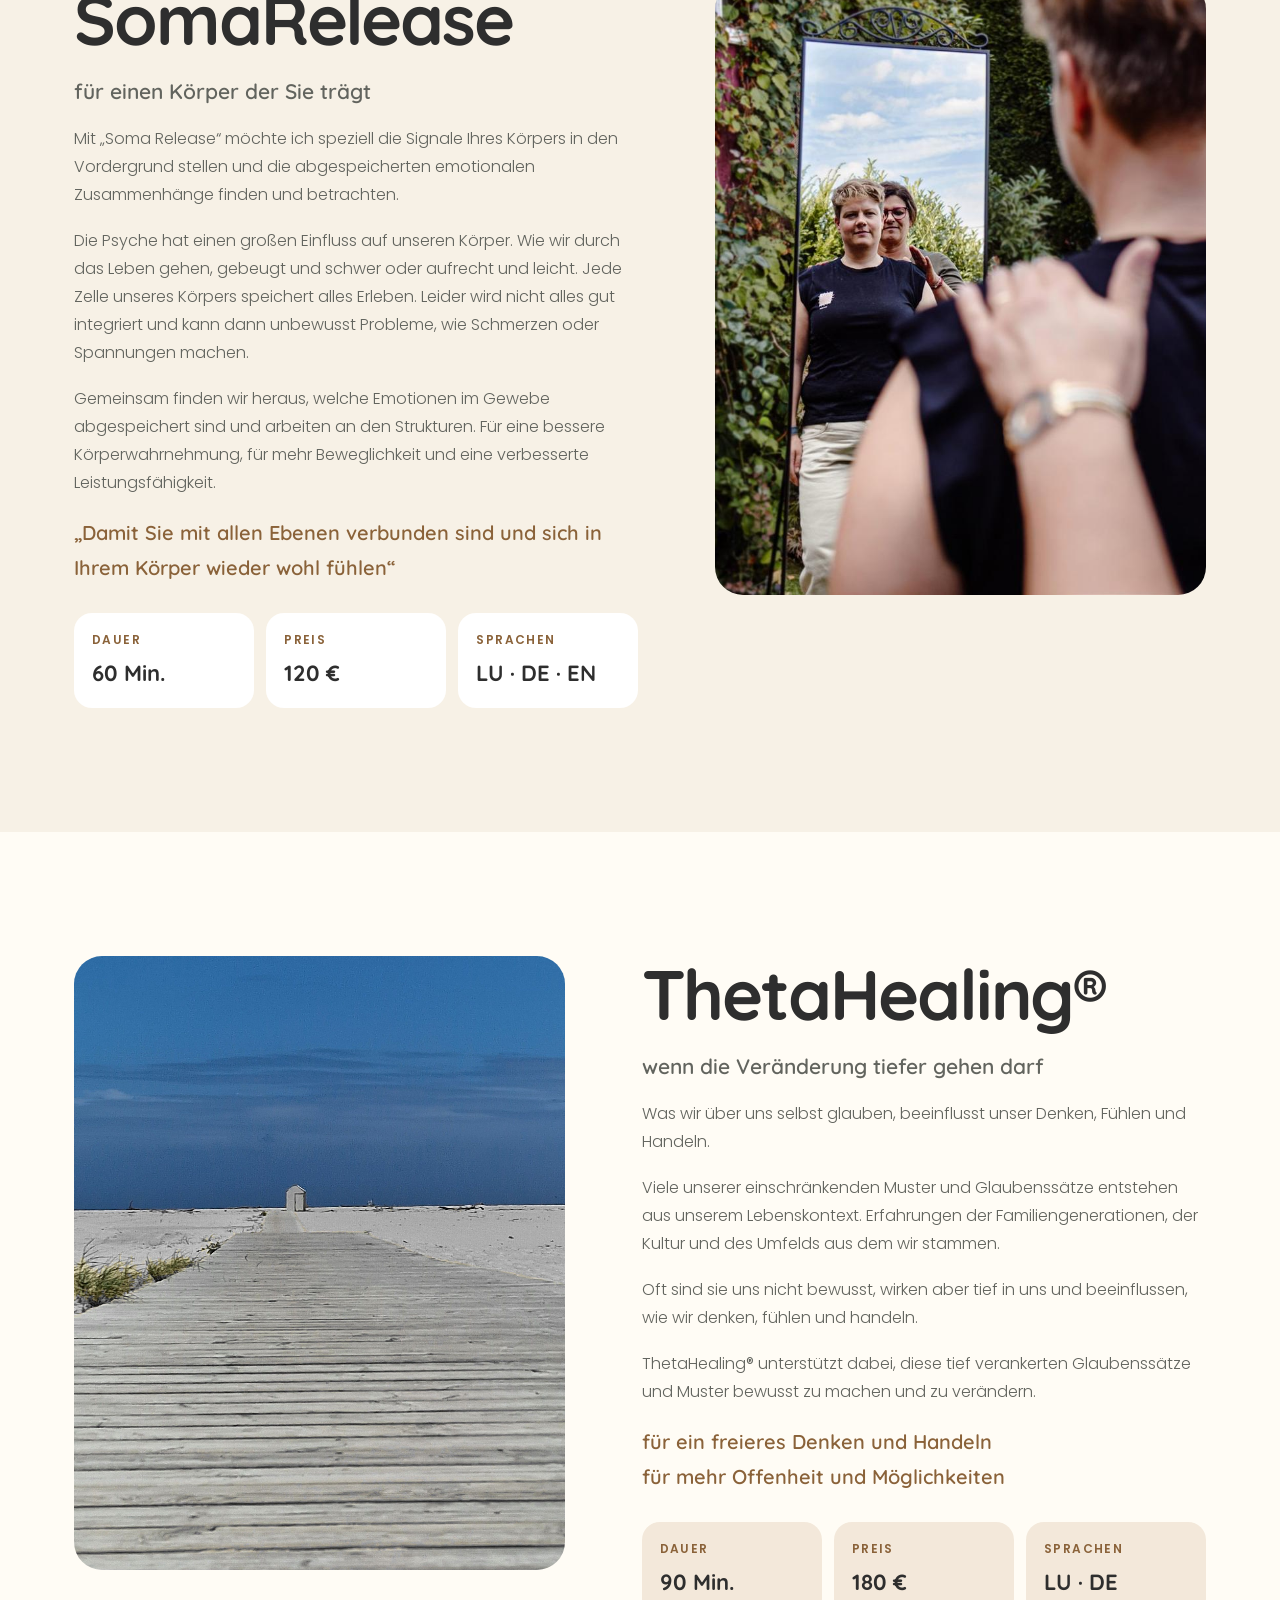
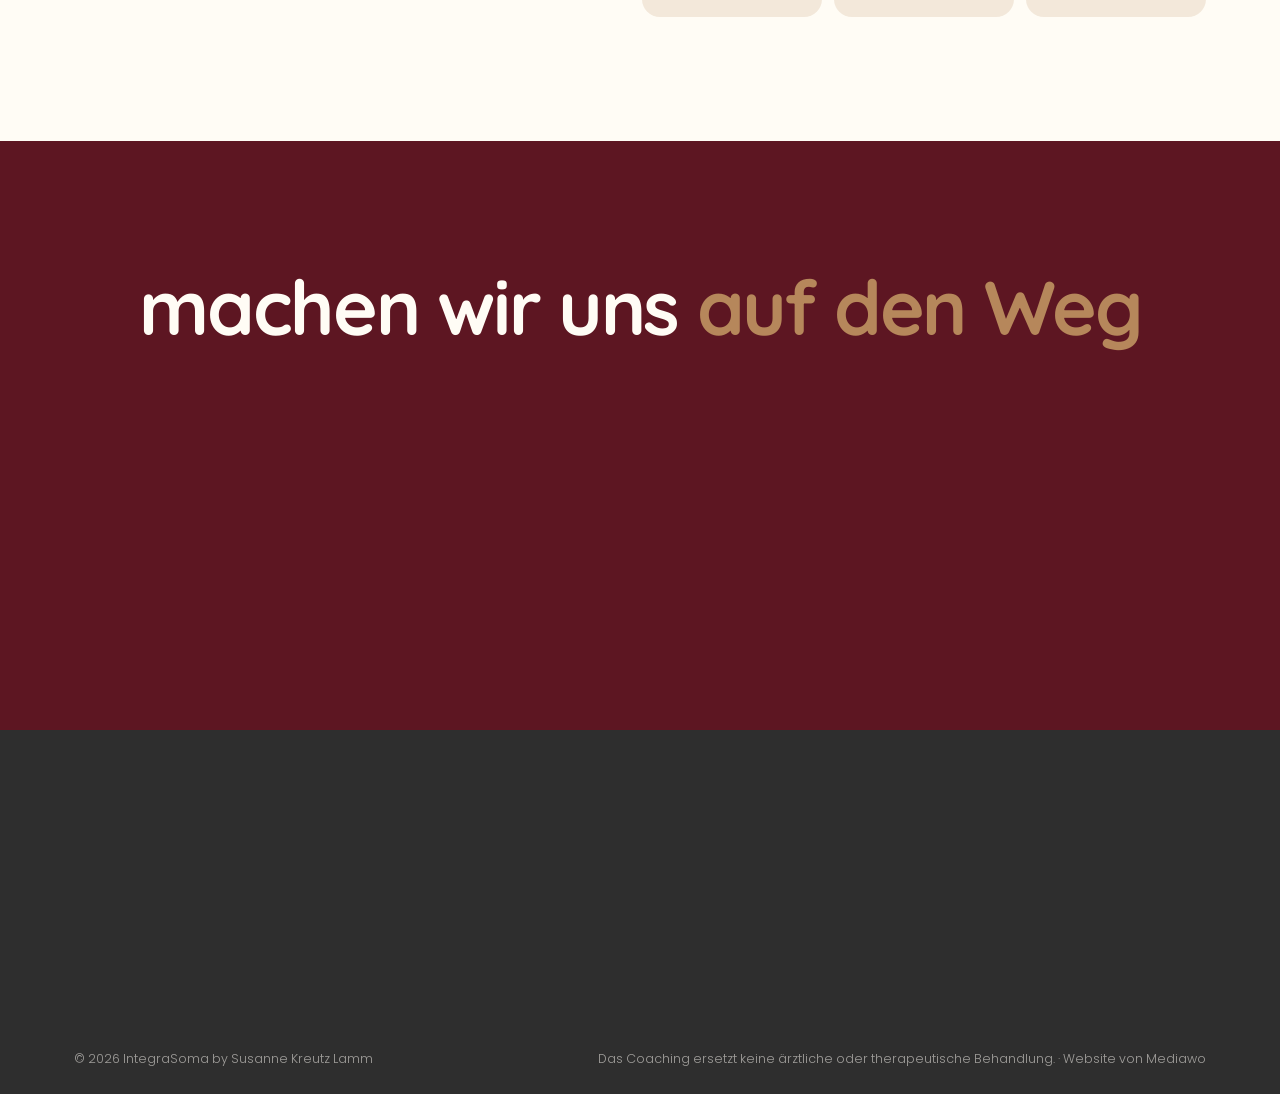
<file: angebote.html>
<!doctype html>
<html lang="de">
<head>
<meta charset="utf-8">
<meta name="viewport" content="width=device-width, initial-scale=1, viewport-fit=cover">
<meta name="claude:viewport-fit-sides" content="cover">
<title>Angebote – IntegraSoma</title>
<link rel="preconnect" href="https://fonts.googleapis.com">
<link rel="preconnect" href="https://fonts.gstatic.com" crossorigin>
<link rel="stylesheet" href="https://fonts.googleapis.com/css2?family=Quicksand:wght@500;600;700&family=Poppins:wght@300;400;500;600&display=swap">
<link rel="stylesheet" href="style.css?v=2011e">
</head>
<body>
<header class="site-header">
  <div class="wrap">
    <a href="./" class="brand"><img src="img/icon.svg" alt=""><b>IntegraSoma</b></a>
    <nav class="nav" aria-label="Hauptnavigation">
      <a href="./">Start</a>
      <a href="ueber-mich.html">Über mich</a>
      <div class="nav-item">
        <a href="angebote.html" class="is-active">Angebote<span class="caret">⌄</span></a>
        <ul class="dropdown">
          <li><a href="angebote.html#wingwave">wingwave®</a></li>
          <li><a href="angebote.html#somarelease">SomaRelease</a></li>
          <li><a href="angebote.html#thetahealing">ThetaHealing®</a></li>
        </ul>
      </div>
      <a href="preisgestaltung.html">Preisgestaltung</a>
      <a href="kontakt.html">Kontakt</a>
    </nav>
    <div class="head-actions">
      <nav class="lang" aria-label="Sprache wählen"><a href="angebote.html" hreflang="de" lang="de" class="is-active" aria-current="true">DE</a><a href="lb/angebote.html" hreflang="lb" lang="lb">LB</a><a href="en/angebote.html" hreflang="en" lang="en">EN</a></nav>
      <a href="kontakt.html" class="btn header-cta">Termin vereinbaren</a>
      <button class="menu-btn" type="button" aria-label="Menü öffnen" aria-expanded="false" aria-controls="mobile-nav"><span></span><span></span><span></span></button>
    </div>
  </div>
  <div class="mobile-nav" id="mobile-nav" hidden>
    <div class="wrap">
      <a href="./">Start</a>
      <a href="ueber-mich.html">Über mich</a>
      <a href="angebote.html">Angebote</a>
      <div class="sub">
        <a href="angebote.html#wingwave">wingwave®</a>
        <a href="angebote.html#somarelease">SomaRelease</a>
        <a href="angebote.html#thetahealing">ThetaHealing®</a>
      </div>
      <a href="preisgestaltung.html">Preisgestaltung</a>
      <a href="kontakt.html">Kontakt</a>
      <a href="kontakt.html" class="btn">Termin vereinbaren</a>
    </div>
  </div>
</header>
<main>
<section class="page-hero">
  <div class="wrap">
    <h1>Coachings</h1>
    <p>Gemeinsam erarbeiten wir neue Strategien und integrieren Erlebtes, mit verschiedenen Techniken aus <strong>NLP</strong> (neuro linguistischem programmieren), <strong>wingwave®</strong>, <strong>SomaRelease</strong>, <strong>ThetaHealing®</strong> uvm.</p>
  </div>
</section>

<section class="detail" id="wingwave">
  <div class="wrap">
    <div class="media"><img src="img/wingwave.jpg" alt="Susanne Kreutz Lamm im Coaching-Gespräch" style="object-position:50% 25%"></div>
    <div class="body">
      <h2>wingwave®</h2>
      <p class="tagline">wenn wieder mehr möglich sein kann<br>entfalten Sie Ihr Potential</p>
      <ul class="symptoms">
        <li>Zu viel Druck.</li><li>Zweifel.</li><li>Angst.</li><li>Zu wenig Energie.</li><li>Eine negative Erfahrung, die nachwirkt.</li><li>Der Wunsch über sich hinauszuwachsen.</li>
      </ul>
      <p>Wingwave unterstützt dabei, belastende Emotionen mit Hilfe von sanften, bilateralen Augenbewegungen zu verarbeiten, zu integrieren und Ressourcen zu aktivieren.</p>
      <p class="quote">Damit Sie sich wieder freier, sicherer und leistungsfähiger erleben können</p>
      <p class="note">Erklärvideo zu wingwave®: <a href="https://youtu.be/jiJw6X8WRTY" target="_blank" rel="noopener">auf YouTube ansehen</a> · Mehr zur Methode: <a href="https://www.wingwave.com" target="_blank" rel="noopener">www.wingwave.com</a></p>
      <dl class="facts"><div><dt>Dauer</dt><dd>90 Min.</dd></div><div><dt>Preis</dt><dd>180 €</dd></div><div><dt>Sprachen</dt><dd>LU · DE</dd></div></dl>
    </div>
  </div>
</section>

<section class="detail flip soft" id="somarelease">
  <div class="wrap">
    <div class="media"><img src="img/somarelease.jpg" alt="Coaching-Situation vor dem Spiegel" style="object-position:38% 50%"></div>
    <div class="body">
      <h2>SomaRelease</h2>
      <p class="tagline">für einen Körper der Sie trägt</p>
      <p>Mit „Soma Release“ möchte ich speziell die Signale Ihres Körpers in den Vordergrund stellen und die abgespeicherten emotionalen Zusammenhänge finden und betrachten.</p>
      <p>Die Psyche hat einen großen Einfluss auf unseren Körper. Wie wir durch das Leben gehen, gebeugt und schwer oder aufrecht und leicht. Jede Zelle unseres Körpers speichert alles Erleben. Leider wird nicht alles gut integriert und kann dann unbewusst Probleme, wie Schmerzen oder Spannungen machen.</p>
      <p>Gemeinsam finden wir heraus, welche Emotionen im Gewebe abgespeichert sind und arbeiten an den Strukturen. Für eine bessere Körperwahrnehmung, für mehr Beweglichkeit und eine verbesserte Leistungsfähigkeit.</p>
      <p class="quote">„Damit Sie mit allen Ebenen verbunden sind und sich in Ihrem Körper wieder wohl fühlen“</p>
      <dl class="facts"><div><dt>Dauer</dt><dd>60 Min.</dd></div><div><dt>Preis</dt><dd>120 €</dd></div><div><dt>Sprachen</dt><dd>LU · DE · EN</dd></div></dl>
    </div>
  </div>
</section>

<section class="detail" id="thetahealing">
  <div class="wrap">
    <div class="media"><img src="img/thetahealing-weg.jpg" alt="Holzsteg durch die Dünen zum Meer" style="object-position:50% 55%"></div>
    <div class="body">
      <h2>ThetaHealing®</h2>
      <p class="tagline">wenn die Veränderung tiefer gehen darf</p>
      <p>Was wir über uns selbst glauben, beeinflusst unser Denken, Fühlen und Handeln.</p>
      <p>Viele unserer einschränkenden Muster und Glaubenssätze entstehen aus unserem Lebenskontext. Erfahrungen der Familiengenerationen, der Kultur und des Umfelds aus dem wir stammen.</p>
      <p>Oft sind sie uns nicht bewusst, wirken aber tief in uns und beeinflussen, wie wir denken, fühlen und handeln.</p>
      <p>ThetaHealing® unterstützt dabei, diese tief verankerten Glaubenssätze und Muster bewusst zu machen und zu verändern.</p>
      <p class="quote">für ein freieres Denken und Handeln<br>für mehr Offenheit und Möglichkeiten</p>
      <dl class="facts"><div><dt>Dauer</dt><dd>90 Min.</dd></div><div><dt>Preis</dt><dd>180 €</dd></div><div><dt>Sprachen</dt><dd>LU · DE</dd></div></dl>
    </div>
  </div>
</section>
<section class="cta">
  <div class="wrap">
    <h2>machen wir uns <em>auf den Weg</em></h2>
    <p class="big">für mehr Klarheit – Selbstverständnis – Selbstvertrauen<br>Beweglichkeit und innerer Freiheit</p>
    <p class="small">Kostenloses telefonisches Vorgespräch, ca. 15 Minuten – um herauszufinden, was Sie möchten.</p>
    <a href="kontakt.html" class="btn">Termin vereinbaren <span class="arr" aria-hidden="true">→</span></a>
  </div>
</section>
</main>
<footer class="site-footer">
  <div class="wrap">
    <div class="top">
      <div>
        <a href="./" class="brand"><img src="img/icon.svg" alt=""><b>IntegraSoma</b></a>
        <p>Ganzheitliches Coaching in Luxemburg — Change your mindset.</p>
      </div>
      <div>
        <h4>Navigation</h4>
        <ul>
          <li><a href="./">Start</a></li>
          <li><a href="ueber-mich.html">Über mich</a></li>
          <li><a href="angebote.html">Angebote</a></li>
          <li><a href="preisgestaltung.html">Preisgestaltung</a></li>
          <li><a href="kontakt.html">Kontakt</a></li>
        </ul>
      </div>
      <div>
        <h4>Kontakt</h4>
        <ul>
          <li><a href="mailto:S.KreutzLamm@IntegraSoma.lu">S.KreutzLamm@IntegraSoma.lu</a></li>
          <li><a href="kontakt.html">Kontaktformular</a></li>
          <li><a href="https://wa.me/352621642123" target="_blank" rel="noopener">WhatsApp</a></li>
        </ul>
      </div>
    </div>
    <div class="bottom">
      <span>© 2026 IntegraSoma by Susanne Kreutz Lamm</span>
      <span>Das Coaching ersetzt keine ärztliche oder therapeutische Behandlung. · Website von Mediawo</span>
    </div>
  </div>
</footer>
<script src="main.js?v=2011e"></script>
</body>
</html>
</file>
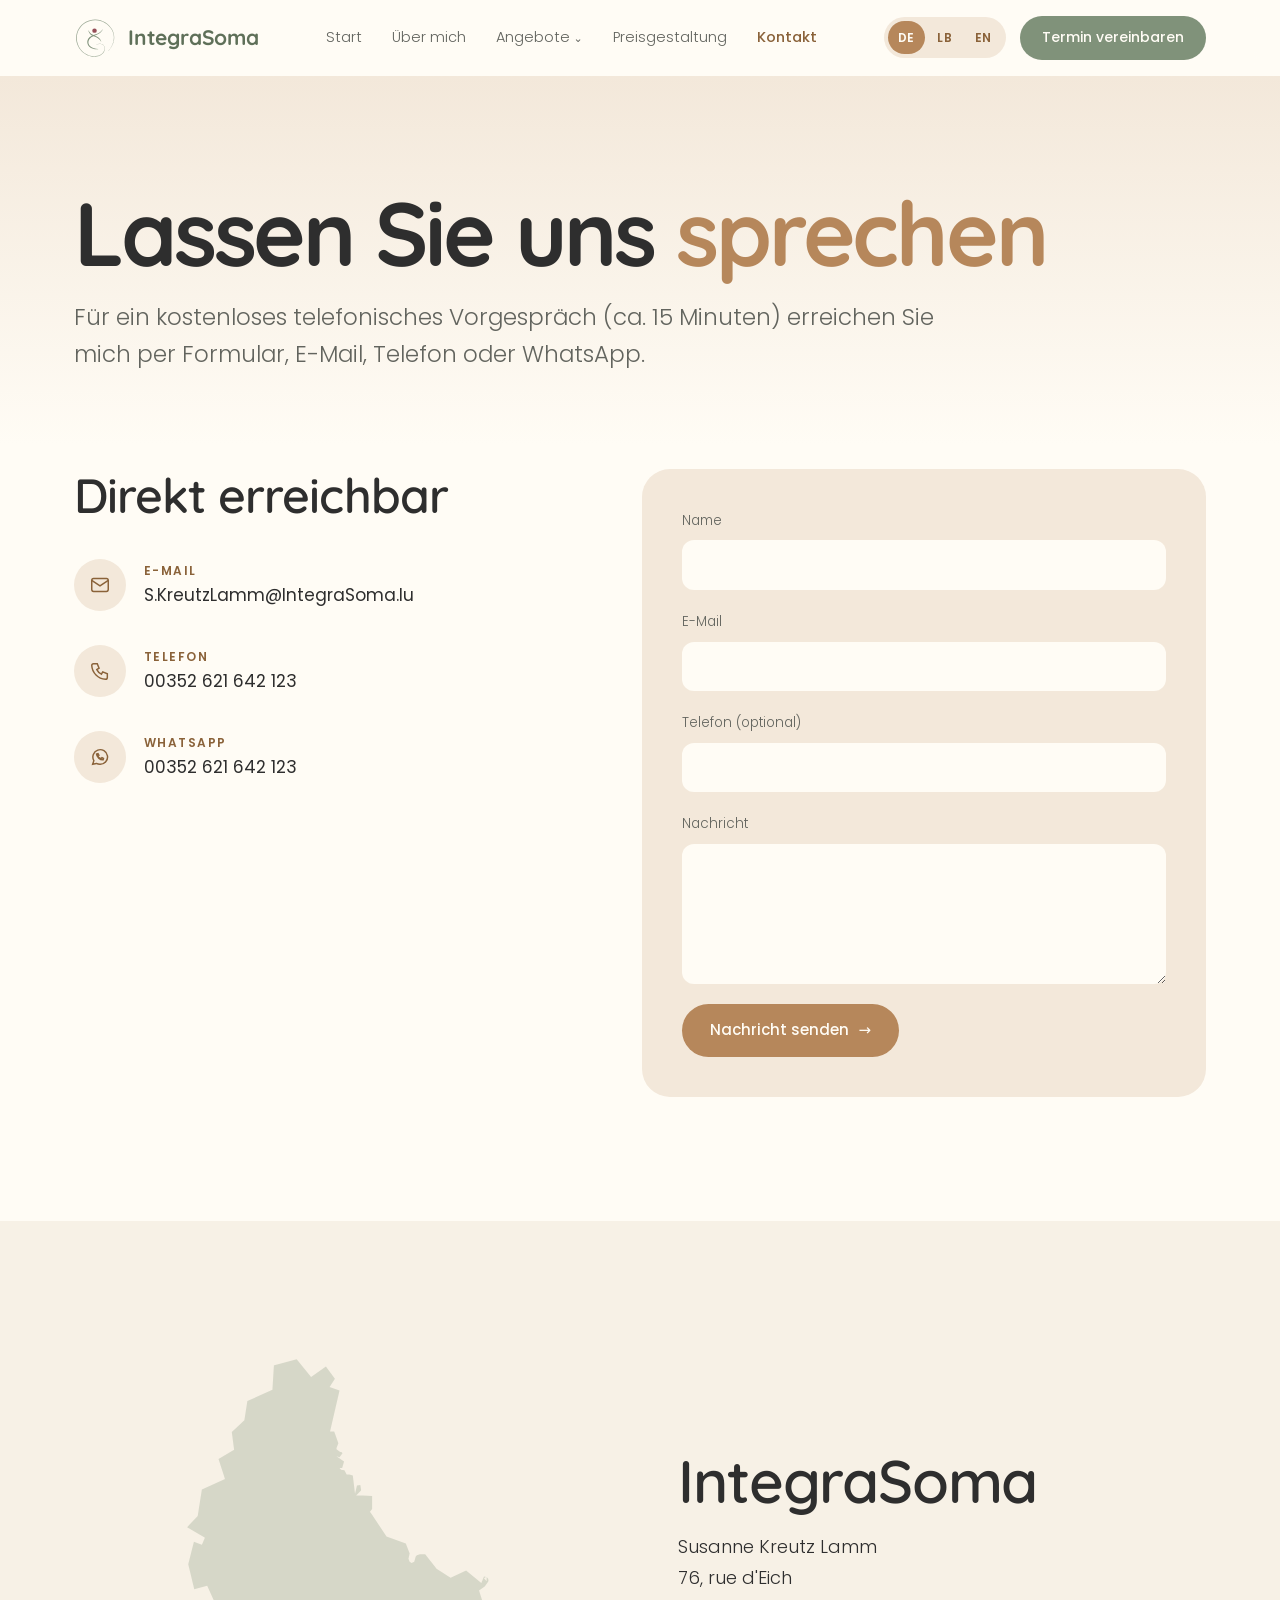
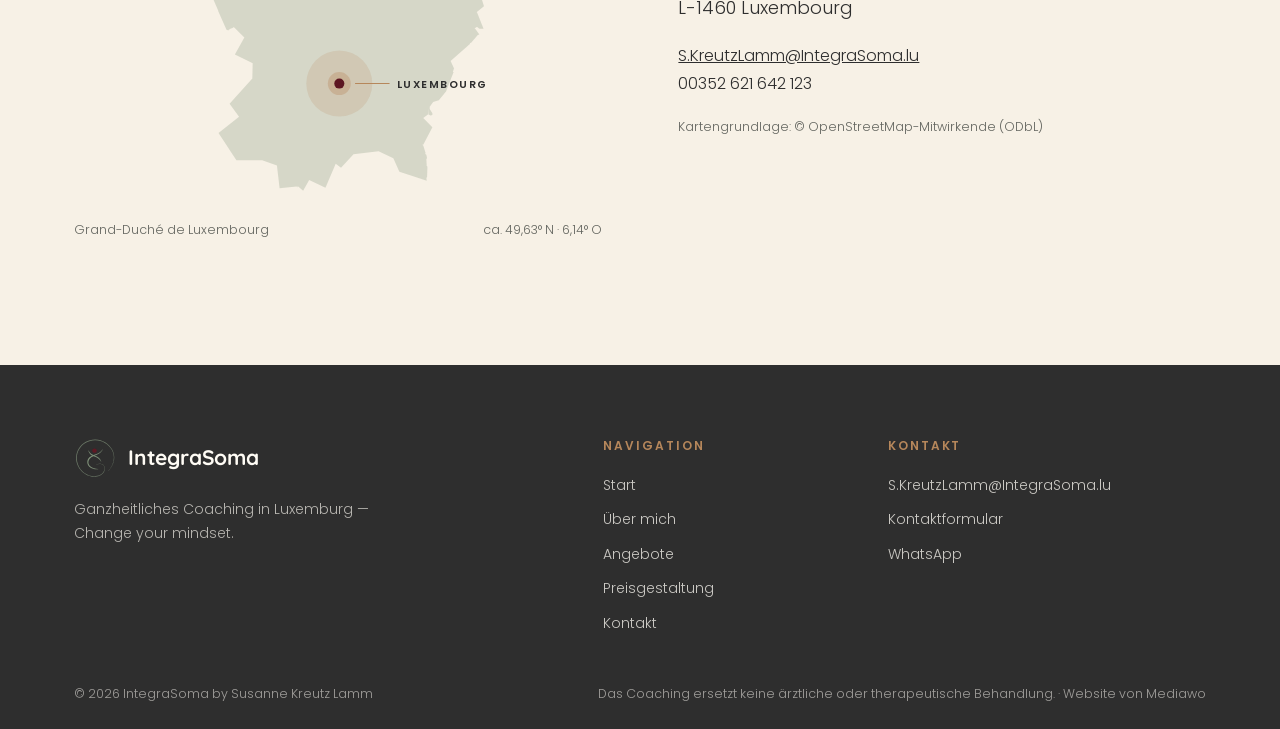
<file: kontakt.html>
<!doctype html>
<html lang="de">
<head>
<meta charset="utf-8">
<meta name="viewport" content="width=device-width, initial-scale=1, viewport-fit=cover">
<meta name="claude:viewport-fit-sides" content="cover">
<title>Kontakt – IntegraSoma</title>
<link rel="preconnect" href="https://fonts.googleapis.com">
<link rel="preconnect" href="https://fonts.gstatic.com" crossorigin>
<link rel="stylesheet" href="https://fonts.googleapis.com/css2?family=Quicksand:wght@500;600;700&family=Poppins:wght@300;400;500;600&display=swap">
<link rel="stylesheet" href="style.css?v=2011e">
</head>
<body>
<header class="site-header">
  <div class="wrap">
    <a href="./" class="brand"><img src="img/icon.svg" alt=""><b>IntegraSoma</b></a>
    <nav class="nav" aria-label="Hauptnavigation">
      <a href="./">Start</a>
      <a href="ueber-mich.html">Über mich</a>
      <div class="nav-item">
        <a href="angebote.html">Angebote<span class="caret">⌄</span></a>
        <ul class="dropdown">
          <li><a href="angebote.html#wingwave">wingwave®</a></li>
          <li><a href="angebote.html#somarelease">SomaRelease</a></li>
          <li><a href="angebote.html#thetahealing">ThetaHealing®</a></li>
        </ul>
      </div>
      <a href="preisgestaltung.html">Preisgestaltung</a>
      <a href="kontakt.html" class="is-active">Kontakt</a>
    </nav>
    <div class="head-actions">
      <nav class="lang" aria-label="Sprache wählen"><a href="kontakt.html" hreflang="de" lang="de" class="is-active" aria-current="true">DE</a><a href="lb/kontakt.html" hreflang="lb" lang="lb">LB</a><a href="en/kontakt.html" hreflang="en" lang="en">EN</a></nav>
      <a href="kontakt.html" class="btn header-cta">Termin vereinbaren</a>
      <button class="menu-btn" type="button" aria-label="Menü öffnen" aria-expanded="false" aria-controls="mobile-nav"><span></span><span></span><span></span></button>
    </div>
  </div>
  <div class="mobile-nav" id="mobile-nav" hidden>
    <div class="wrap">
      <a href="./">Start</a>
      <a href="ueber-mich.html">Über mich</a>
      <a href="angebote.html">Angebote</a>
      <div class="sub">
        <a href="angebote.html#wingwave">wingwave®</a>
        <a href="angebote.html#somarelease">SomaRelease</a>
        <a href="angebote.html#thetahealing">ThetaHealing®</a>
      </div>
      <a href="preisgestaltung.html">Preisgestaltung</a>
      <a href="kontakt.html">Kontakt</a>
      <a href="kontakt.html" class="btn">Termin vereinbaren</a>
    </div>
  </div>
</header>
<main>
<section class="page-hero">
  <div class="wrap">
    <h1>Lassen Sie uns <em>sprechen</em></h1>
    <p>Für ein kostenloses telefonisches Vorgespräch (ca. 15 Minuten) erreichen Sie mich per Formular, E-Mail, Telefon oder WhatsApp.</p>
  </div>
</section>

<section class="contact" style="padding-top:24px">
  <div class="wrap">
    <div>
      <h2>Direkt erreichbar</h2>
      <div class="ways">
        <a class="way" href="mailto:S.KreutzLamm@IntegraSoma.lu"><span class="ico"><svg width="22" height="22" viewBox="0 0 24 24" fill="none" stroke="currentColor" stroke-width="1.6"><rect x="3" y="5" width="18" height="14" rx="2"/><path d="M3 7l9 6 9-6"/></svg></span><span><strong>E-Mail</strong>S.KreutzLamm@IntegraSoma.lu</span></a>
        <a class="way" href="tel:+352621642123"><span class="ico"><svg width="22" height="22" viewBox="0 0 24 24" fill="none" stroke="currentColor" stroke-width="1.6"><path d="M5 4h4l2 5-2.5 1.5a11 11 0 005 5L15 13l5 2v4a2 2 0 01-2 2A16 16 0 013 6a2 2 0 012-2z"/></svg></span><span><strong>Telefon</strong>00352 621 642 123</span></a>
        <a class="way" href="https://wa.me/352621642123" target="_blank" rel="noopener"><span class="ico"><svg width="22" height="22" viewBox="0 0 24 24" fill="none" stroke="currentColor" stroke-width="1.6"><path d="M4 20l1.3-4A8 8 0 1112 20a8 8 0 01-4-1z"/><path d="M9 9.5c.5 2 2 3.5 4 4.3l1.2-1.1 1.6.8-.4 1.6c-3.5.2-6.9-3-7.2-6.4l1.6-.5.8 1.5z"/></svg></span><span><strong>WhatsApp</strong>00352 621 642 123</span></a>
      </div>
    </div>
    <form class="form" data-contact-form>
      <label for="f-name">Name<input id="f-name" type="text" name="name" required autocomplete="name"></label>
      <label for="f-mail">E-Mail<input id="f-mail" type="email" name="email" required autocomplete="email"></label>
      <label for="f-tel">Telefon (optional)<input id="f-tel" type="tel" name="telefon" autocomplete="tel"></label>
      <label for="f-msg">Nachricht<textarea id="f-msg" name="message" required></textarea></label>
      <button type="submit" class="btn btn-gold">Nachricht senden <span class="arr" aria-hidden="true">→</span></button>
      <p class="status" hidden>Vorschau: Das Formular ist noch nicht angebunden, die Nachricht wurde nicht verschickt.</p>
    </form>
  </div>
</section>

<section class="location soft">
  <div class="wrap">
    <div class="map">
      <svg viewBox="0 0 460 641" role="img" aria-label="Karte von Luxemburg mit Standort Luxemburg-Stadt">
        <path class="country" d="M141.0,28.2 L141.5,28.2 L172.7,20.0 L192.8,44.5 L213.4,29.8 L226.0,47.0 L218.6,58.4 L232.4,63.3 L219.2,120.6 L225.0,120.6 L230.8,136.9 L228.2,143.5 L228.2,145.1 L233.4,149.2 L235.0,149.2 L236.6,150.8 L232.4,156.5 L228.2,154.9 L238.7,162.3 L236.1,171.3 L232.4,171.3 L234.5,173.7 L239.2,174.5 L242.4,180.3 L246.1,180.3 L250.9,181.9 L254.0,207.2 L256.7,195.8 L261.4,195.0 L262.5,202.3 L262.0,203.2 L255.6,209.7 L265.1,209.7 L277.8,210.5 L277.8,228.5 L274.6,232.6 L275.7,233.4 L297.9,266.9 L324.8,276.7 L330.1,290.6 L328.5,298.0 L330.1,302.1 L332.8,303.7 L336.5,302.1 L338.6,294.7 L339.1,293.9 L340.2,293.1 L344.4,291.5 L351.8,291.5 L367.1,311.1 L367.6,311.9 L387.2,324.2 L408.8,314.4 L430.0,331.5 L433.7,322.5 L436.8,323.3 L436.3,323.3 L433.7,325.0 L437.4,329.1 L437.4,324.2 L437.4,323.3 L439.5,325.8 L440.0,328.3 L439.5,329.9 L434.7,336.4 L426.8,342.2 L433.7,364.2 L424.2,371.6 L423.6,372.4 L424.2,373.2 L433.1,395.3 L426.8,395.3 L427.3,395.3 L424.2,392.8 L423.6,392.8 L421.5,394.5 L421.0,394.5 L421.0,395.3 L421.5,395.3 L427.3,403.5 L426.8,403.5 L424.7,404.3 L423.6,405.9 L415.2,415.7 L414.6,414.9 L414.1,415.7 L414.1,416.6 L387.2,440.3 L392.5,451.7 L391.9,450.9 L390.3,455.8 L391.4,455.8 L380.8,482.8 L370.8,495.1 L362.9,497.5 L358.1,504.0 L358.1,507.3 L361.8,513.0 L361.8,515.5 L359.2,516.3 L356.0,514.7 L356.5,513.9 L356.0,506.5 L356.0,513.9 L356.0,514.7 L349.1,519.6 L361.8,532.7 L349.1,557.2 L348.1,556.4 L348.6,558.0 L349.1,558.0 L352.3,568.6 L351.8,568.6 L352.3,570.3 L353.4,571.1 L354.4,576.0 L353.4,576.8 L353.9,586.6 L354.9,587.4 L354.4,602.2 L353.4,603.0 L353.9,607.1 L315.8,594.8 L307.4,576.0 L286.8,566.2 L251.9,570.3 L234.5,589.1 L227.1,583.4 L212.8,616.9 L190.1,606.3 L181.7,621.0 L174.8,615.2 L173.7,615.2 L173.7,616.1 L173.2,616.1 L172.7,615.2 L148.9,617.7 L145.2,585.8 L124.6,578.5 L124.1,578.5 L88.7,578.5 L63.8,540.8 L92.4,517.9 L79.2,500.0 L110.9,464.8 L111.4,443.5 L86.6,431.3 L99.8,407.6 L85.0,392.8 L84.5,393.7 L83.4,394.5 L80.2,395.3 L79.7,396.1 L79.2,396.1 L78.1,396.9 L77.6,397.8 L74.9,396.9 L63.3,370.8 L63.3,370.0 L55.9,352.8 L55.4,352.0 L48.0,335.6 L30.0,340.5 L21.6,305.4 L29.5,274.3 L40.6,278.4 L44.8,268.6 L43.2,267.7 L20.0,253.8 L34.8,238.3 L40.6,201.5 L72.8,186.8 L63.8,159.0 L85.5,145.9 L82.3,121.4 L99.8,105.0 L104.0,78.1 L138.9,62.5 L141.0,28.2 Z"/>
        <g transform="translate(232.1 471.8)">
          <circle class="glow" r="46"/>
          <circle class="ring" r="16"/>
          <circle class="dot" r="7"/>
          <line x1="22" y1="0" x2="70" y2="0" class="lbl-line"/>
          <text x="80" y="6" class="lbl">LUXEMBOURG</text>
        </g>
      </svg>
      <div class="map-meta"><span>Grand-Duché de Luxembourg</span><span>ca. 49,63° N · 6,14° O</span></div>
    </div>
    <div class="info">
      <h2>IntegraSoma</h2>
      <address>Susanne Kreutz Lamm<br>76, rue d'Eich<br>L-1460 Luxembourg</address>
      <p><a href="mailto:S.KreutzLamm@IntegraSoma.lu">S.KreutzLamm@IntegraSoma.lu</a><br>00352 621 642 123</p>
      <p class="credit">Kartengrundlage: © OpenStreetMap-Mitwirkende (ODbL)</p>
    </div>
  </div>
</section>
</main>
<footer class="site-footer">
  <div class="wrap">
    <div class="top">
      <div>
        <a href="./" class="brand"><img src="img/icon.svg" alt=""><b>IntegraSoma</b></a>
        <p>Ganzheitliches Coaching in Luxemburg — Change your mindset.</p>
      </div>
      <div>
        <h4>Navigation</h4>
        <ul>
          <li><a href="./">Start</a></li>
          <li><a href="ueber-mich.html">Über mich</a></li>
          <li><a href="angebote.html">Angebote</a></li>
          <li><a href="preisgestaltung.html">Preisgestaltung</a></li>
          <li><a href="kontakt.html">Kontakt</a></li>
        </ul>
      </div>
      <div>
        <h4>Kontakt</h4>
        <ul>
          <li><a href="mailto:S.KreutzLamm@IntegraSoma.lu">S.KreutzLamm@IntegraSoma.lu</a></li>
          <li><a href="kontakt.html">Kontaktformular</a></li>
          <li><a href="https://wa.me/352621642123" target="_blank" rel="noopener">WhatsApp</a></li>
        </ul>
      </div>
    </div>
    <div class="bottom">
      <span>© 2026 IntegraSoma by Susanne Kreutz Lamm</span>
      <span>Das Coaching ersetzt keine ärztliche oder therapeutische Behandlung. · Website von Mediawo</span>
    </div>
  </div>
</footer>
<script src="main.js?v=2011e"></script>
</body>
</html>
</file>
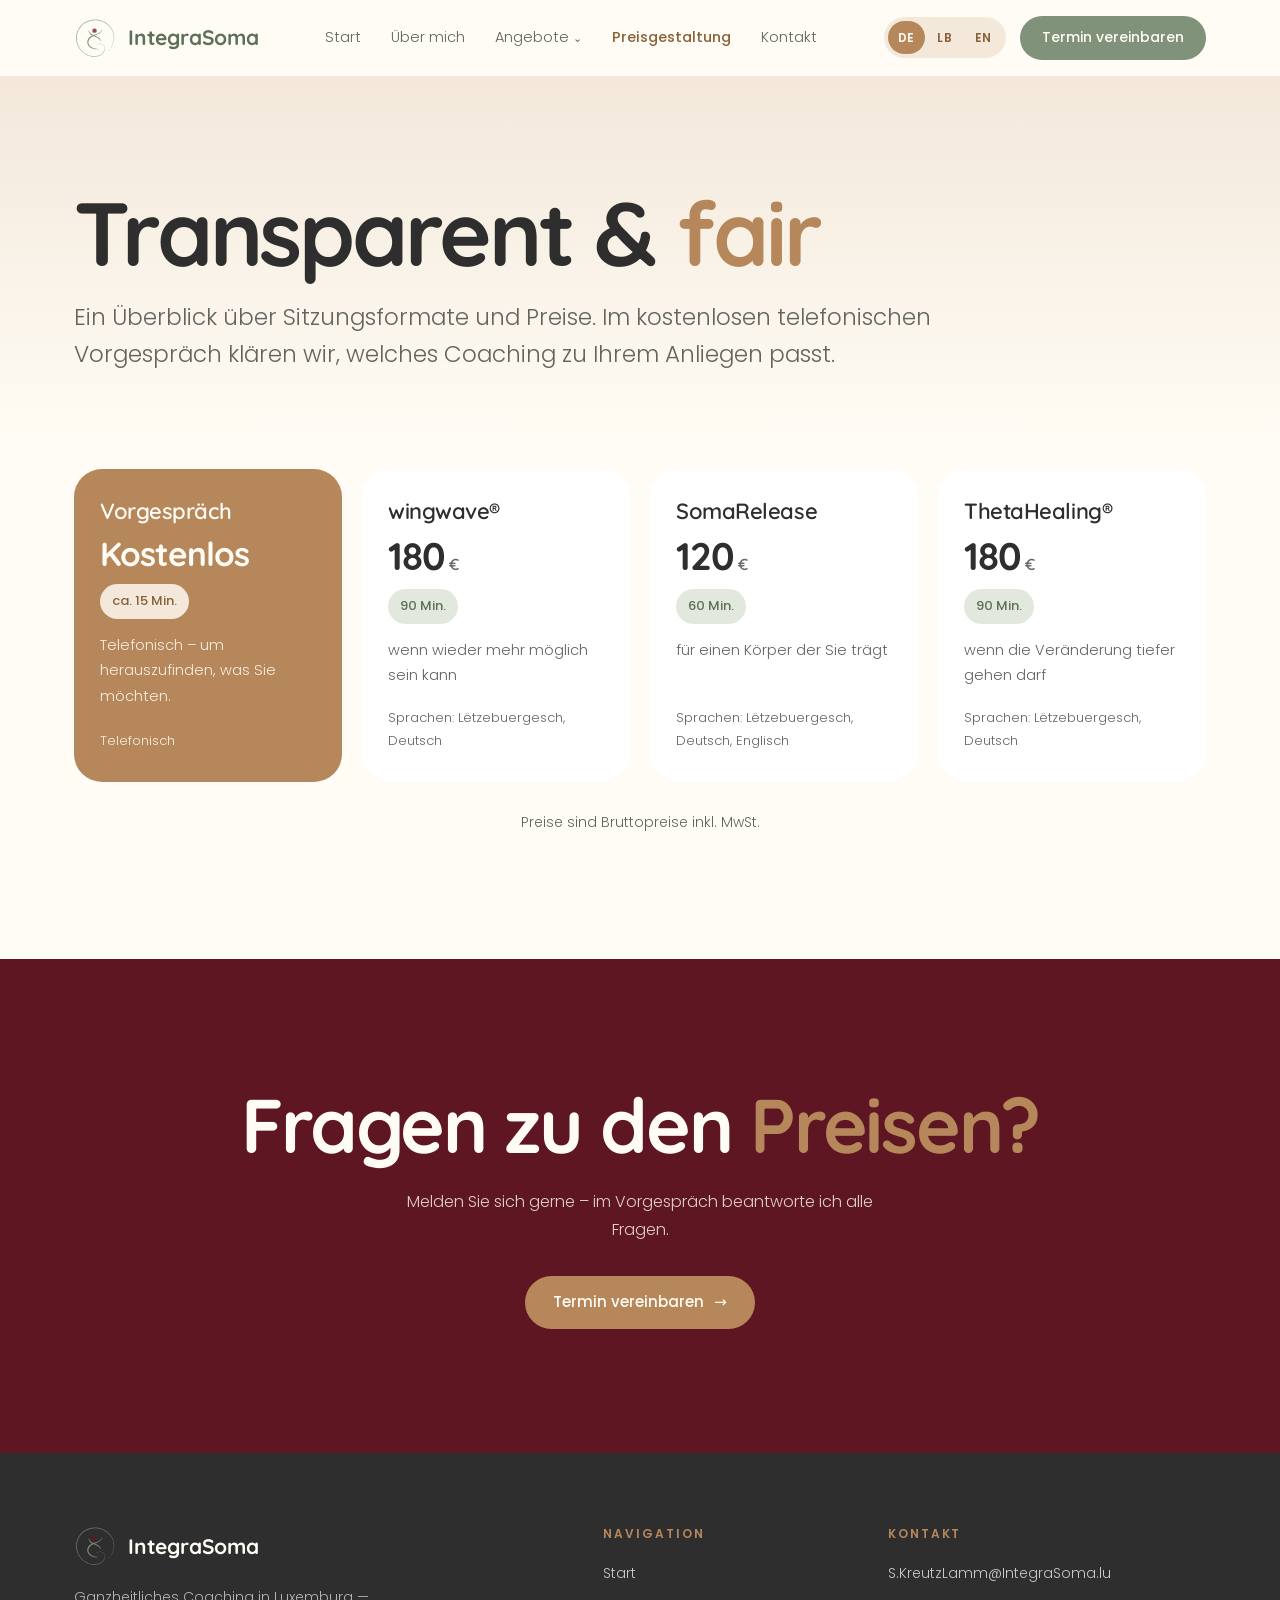
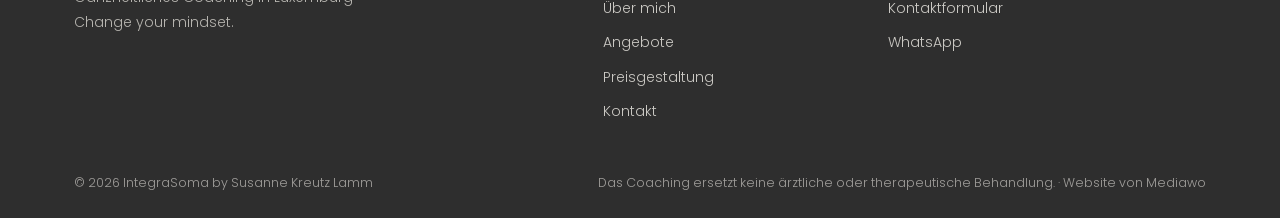
<file: preisgestaltung.html>
<!doctype html>
<html lang="de">
<head>
<meta charset="utf-8">
<meta name="viewport" content="width=device-width, initial-scale=1, viewport-fit=cover">
<meta name="claude:viewport-fit-sides" content="cover">
<title>Preisgestaltung – IntegraSoma</title>
<link rel="preconnect" href="https://fonts.googleapis.com">
<link rel="preconnect" href="https://fonts.gstatic.com" crossorigin>
<link rel="stylesheet" href="https://fonts.googleapis.com/css2?family=Quicksand:wght@500;600;700&family=Poppins:wght@300;400;500;600&display=swap">
<link rel="stylesheet" href="style.css?v=2011e">
</head>
<body>
<header class="site-header">
  <div class="wrap">
    <a href="./" class="brand"><img src="img/icon.svg" alt=""><b>IntegraSoma</b></a>
    <nav class="nav" aria-label="Hauptnavigation">
      <a href="./">Start</a>
      <a href="ueber-mich.html">Über mich</a>
      <div class="nav-item">
        <a href="angebote.html">Angebote<span class="caret">⌄</span></a>
        <ul class="dropdown">
          <li><a href="angebote.html#wingwave">wingwave®</a></li>
          <li><a href="angebote.html#somarelease">SomaRelease</a></li>
          <li><a href="angebote.html#thetahealing">ThetaHealing®</a></li>
        </ul>
      </div>
      <a href="preisgestaltung.html" class="is-active">Preisgestaltung</a>
      <a href="kontakt.html">Kontakt</a>
    </nav>
    <div class="head-actions">
      <nav class="lang" aria-label="Sprache wählen"><a href="preisgestaltung.html" hreflang="de" lang="de" class="is-active" aria-current="true">DE</a><a href="lb/preisgestaltung.html" hreflang="lb" lang="lb">LB</a><a href="en/preisgestaltung.html" hreflang="en" lang="en">EN</a></nav>
      <a href="kontakt.html" class="btn header-cta">Termin vereinbaren</a>
      <button class="menu-btn" type="button" aria-label="Menü öffnen" aria-expanded="false" aria-controls="mobile-nav"><span></span><span></span><span></span></button>
    </div>
  </div>
  <div class="mobile-nav" id="mobile-nav" hidden>
    <div class="wrap">
      <a href="./">Start</a>
      <a href="ueber-mich.html">Über mich</a>
      <a href="angebote.html">Angebote</a>
      <div class="sub">
        <a href="angebote.html#wingwave">wingwave®</a>
        <a href="angebote.html#somarelease">SomaRelease</a>
        <a href="angebote.html#thetahealing">ThetaHealing®</a>
      </div>
      <a href="preisgestaltung.html">Preisgestaltung</a>
      <a href="kontakt.html">Kontakt</a>
      <a href="kontakt.html" class="btn">Termin vereinbaren</a>
    </div>
  </div>
</header>
<main>
<section class="page-hero">
  <div class="wrap">
    <h1>Transparent &amp; <em>fair</em></h1>
    <p>Ein Überblick über Sitzungsformate und Preise. Im kostenlosen telefonischen Vorgespräch klären wir, welches Coaching zu Ihrem Anliegen passt.</p>
  </div>
</section>

<section style="padding-top:24px">
  <div class="wrap">
    <div class="prices">
      <article class="price feat">
        <h3>Vorgespräch</h3>
        <div class="amount">Kostenlos<small></small></div>
        <span class="pill">ca. 15 Min.</span>
        <p>Telefonisch – um herauszufinden, was Sie möchten.</p>
        <div class="langs">Telefonisch</div>
      </article>
      <article class="price">
        <h3><a href="angebote.html#wingwave">wingwave®</a></h3>
        <div class="amount">180<small>€</small></div>
        <span class="pill sage">90 Min.</span>
        <p>wenn wieder mehr möglich sein kann</p>
        <div class="langs">Sprachen: Lëtzebuergesch, Deutsch</div>
      </article>
      <article class="price">
        <h3><a href="angebote.html#somarelease">SomaRelease</a></h3>
        <div class="amount">120<small>€</small></div>
        <span class="pill sage">60 Min.</span>
        <p>für einen Körper der Sie trägt</p>
        <div class="langs">Sprachen: Lëtzebuergesch, Deutsch, Englisch</div>
      </article>
      <article class="price">
        <h3><a href="angebote.html#thetahealing">ThetaHealing®</a></h3>
        <div class="amount">180<small>€</small></div>
        <span class="pill sage">90 Min.</span>
        <p>wenn die Veränderung tiefer gehen darf</p>
        <div class="langs">Sprachen: Lëtzebuergesch, Deutsch</div>
      </article>
    </div>
    <p class="price-note">Preise sind Bruttopreise inkl. MwSt.</p>
  </div>
</section>

<section class="cta">
  <div class="wrap">
    <h2>Fragen zu den <em>Preisen?</em></h2>
    <p class="small">Melden Sie sich gerne – im Vorgespräch beantworte ich alle Fragen.</p>
    <a href="kontakt.html" class="btn">Termin vereinbaren <span class="arr" aria-hidden="true">→</span></a>
  </div>
</section>
</main>
<footer class="site-footer">
  <div class="wrap">
    <div class="top">
      <div>
        <a href="./" class="brand"><img src="img/icon.svg" alt=""><b>IntegraSoma</b></a>
        <p>Ganzheitliches Coaching in Luxemburg — Change your mindset.</p>
      </div>
      <div>
        <h4>Navigation</h4>
        <ul>
          <li><a href="./">Start</a></li>
          <li><a href="ueber-mich.html">Über mich</a></li>
          <li><a href="angebote.html">Angebote</a></li>
          <li><a href="preisgestaltung.html">Preisgestaltung</a></li>
          <li><a href="kontakt.html">Kontakt</a></li>
        </ul>
      </div>
      <div>
        <h4>Kontakt</h4>
        <ul>
          <li><a href="mailto:S.KreutzLamm@IntegraSoma.lu">S.KreutzLamm@IntegraSoma.lu</a></li>
          <li><a href="kontakt.html">Kontaktformular</a></li>
          <li><a href="https://wa.me/352621642123" target="_blank" rel="noopener">WhatsApp</a></li>
        </ul>
      </div>
    </div>
    <div class="bottom">
      <span>© 2026 IntegraSoma by Susanne Kreutz Lamm</span>
      <span>Das Coaching ersetzt keine ärztliche oder therapeutische Behandlung. · Website von Mediawo</span>
    </div>
  </div>
</footer>
<script src="main.js?v=2011e"></script>
</body>
</html>
</file>
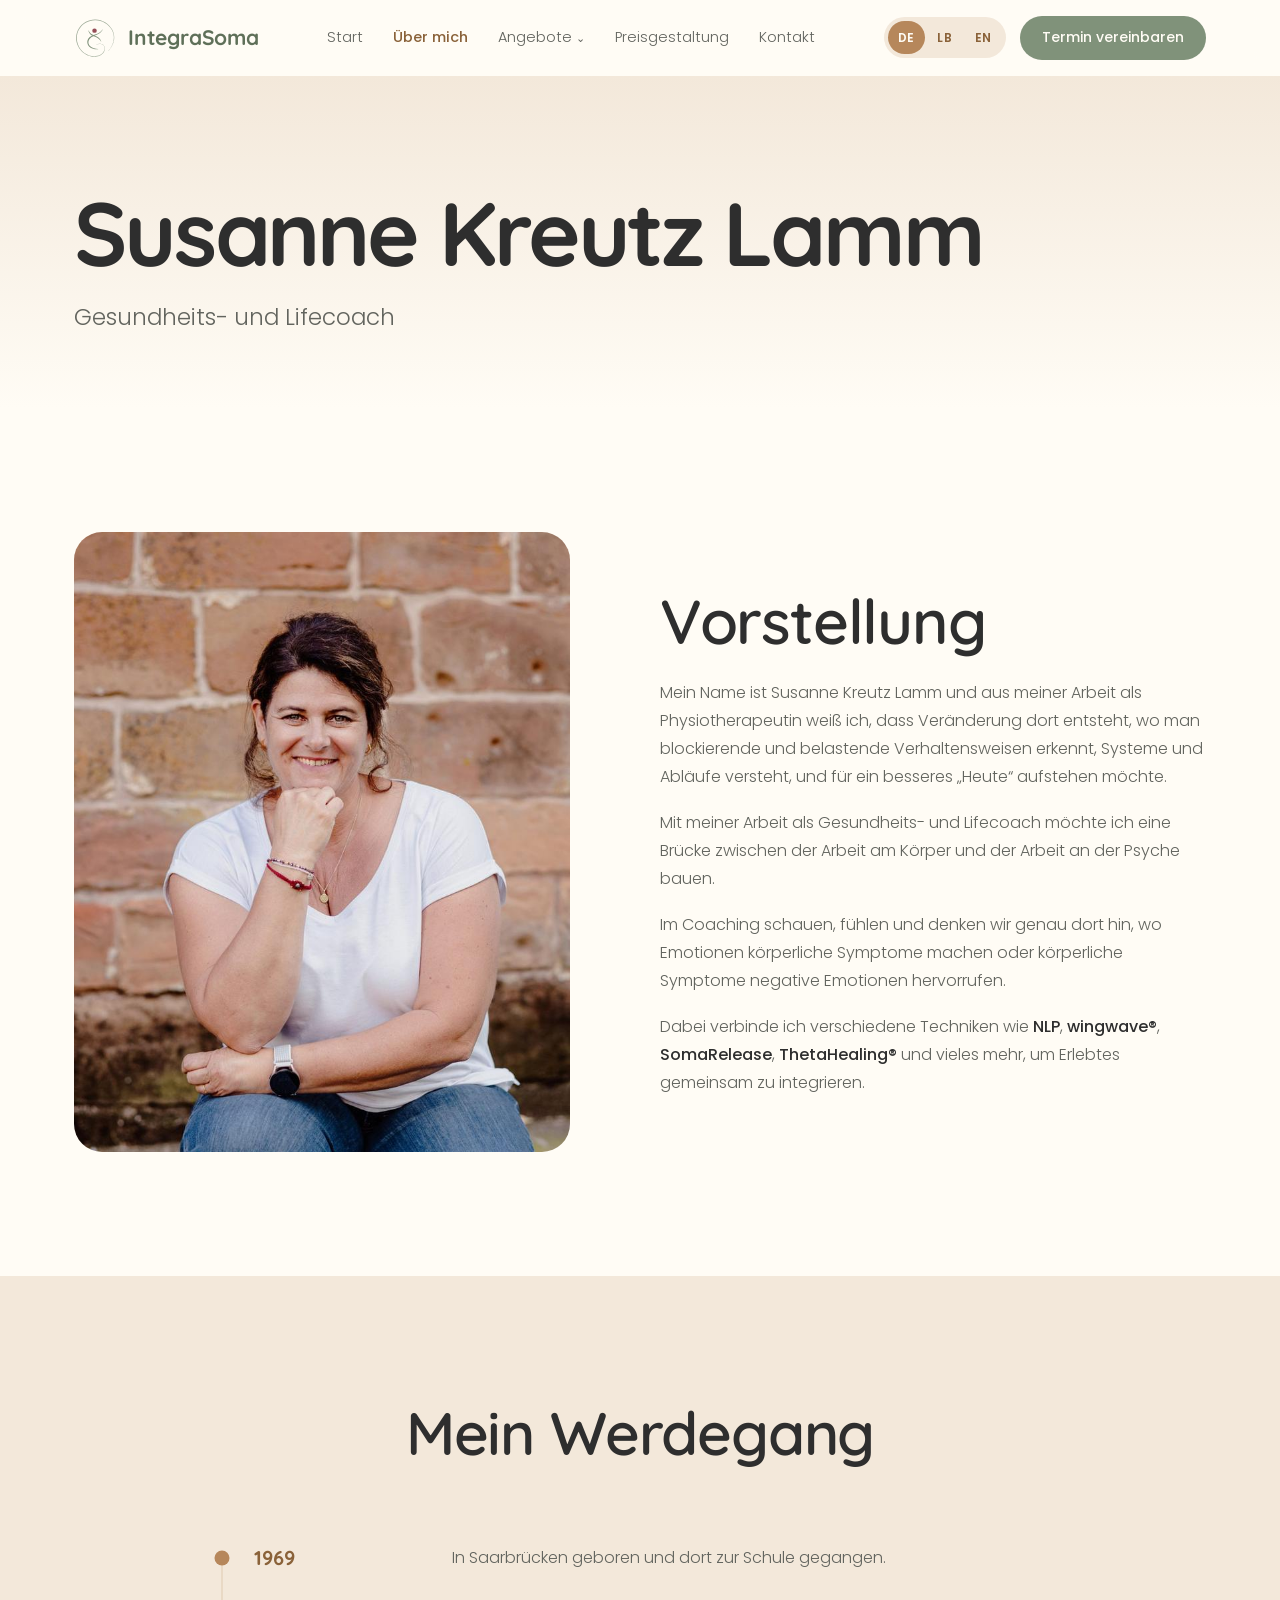
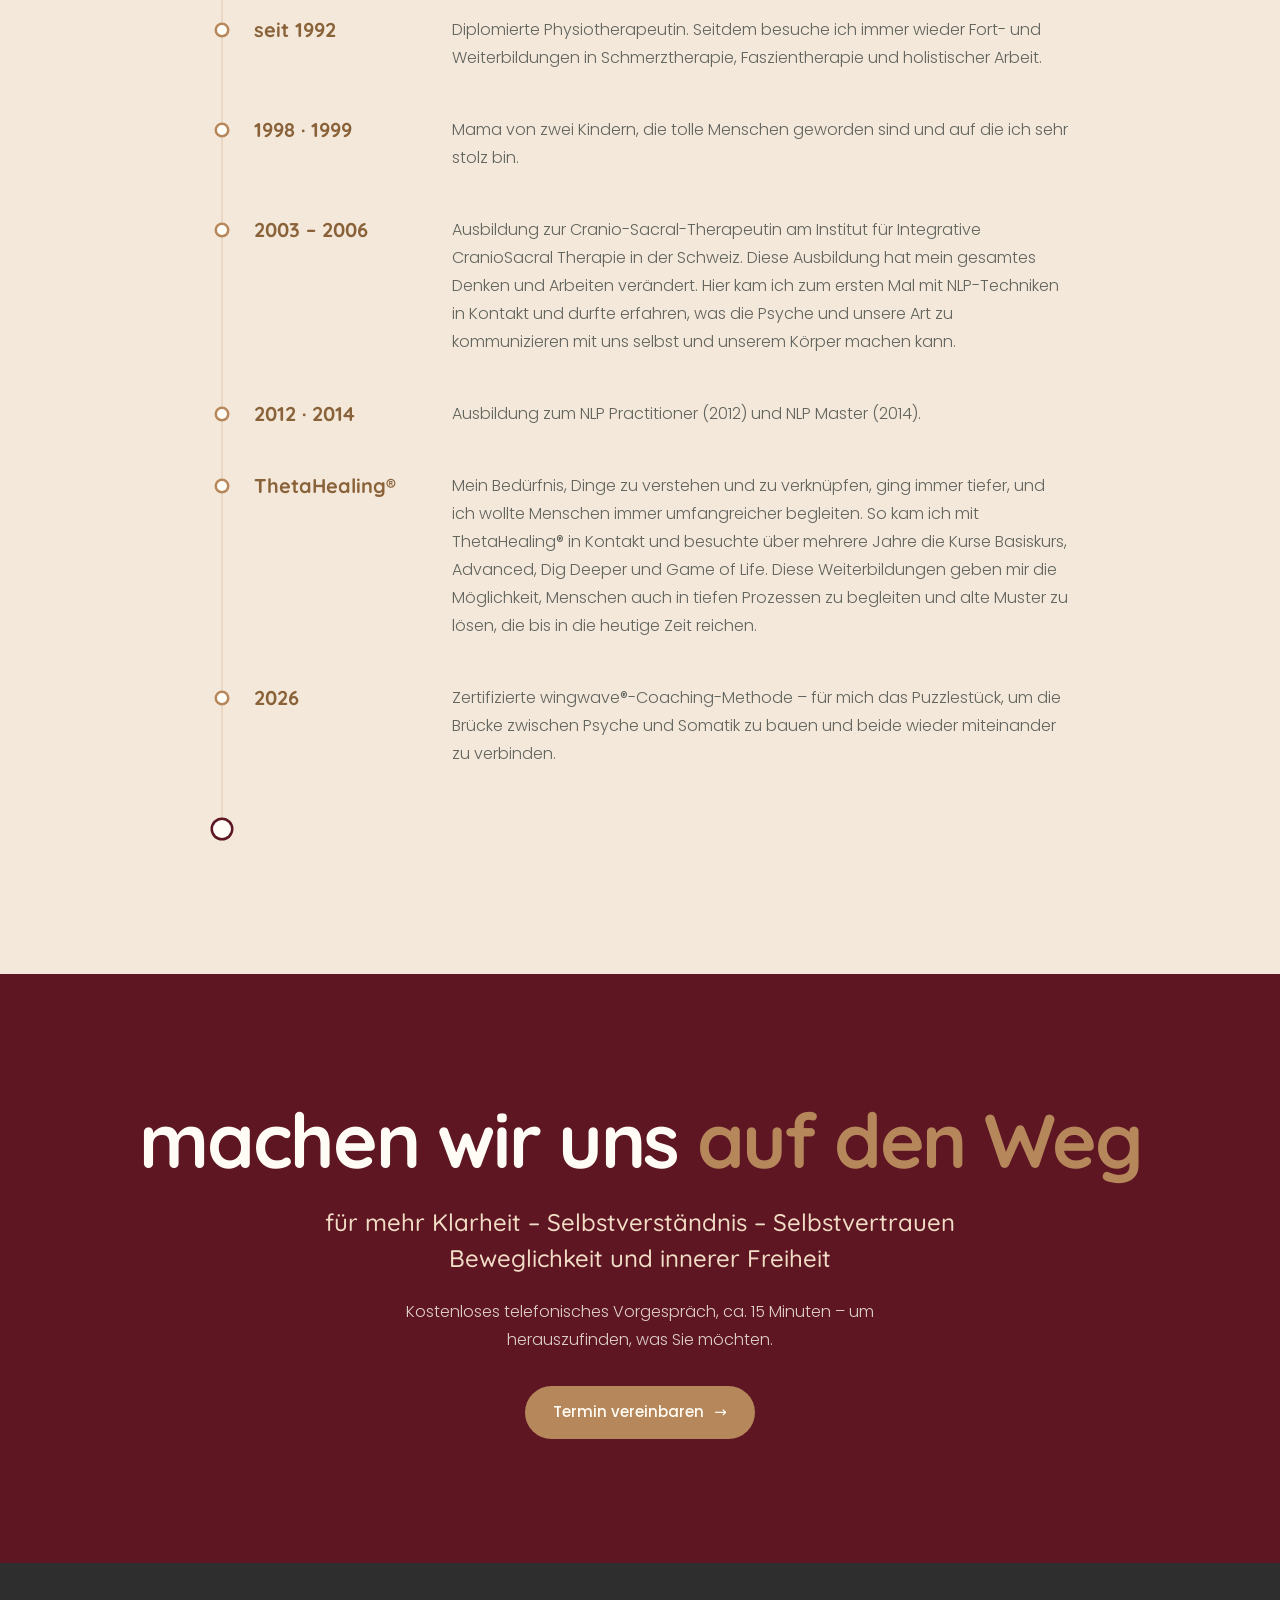
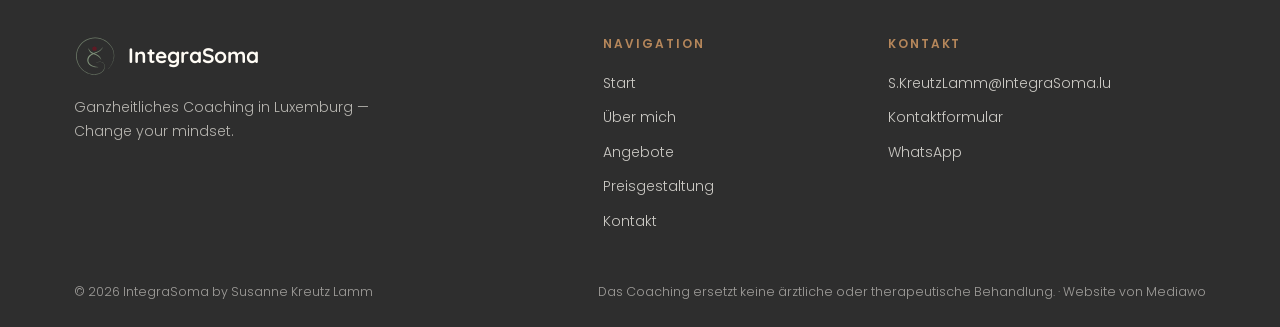
<file: ueber-mich.html>
<!doctype html>
<html lang="de">
<head>
<meta charset="utf-8">
<meta name="viewport" content="width=device-width, initial-scale=1, viewport-fit=cover">
<meta name="claude:viewport-fit-sides" content="cover">
<title>Über mich – IntegraSoma</title>
<link rel="preconnect" href="https://fonts.googleapis.com">
<link rel="preconnect" href="https://fonts.gstatic.com" crossorigin>
<link rel="stylesheet" href="https://fonts.googleapis.com/css2?family=Quicksand:wght@500;600;700&family=Poppins:wght@300;400;500;600&display=swap">
<link rel="stylesheet" href="style.css?v=2011e">
</head>
<body>
<header class="site-header">
  <div class="wrap">
    <a href="./" class="brand"><img src="img/icon.svg" alt=""><b>IntegraSoma</b></a>
    <nav class="nav" aria-label="Hauptnavigation">
      <a href="./">Start</a>
      <a href="ueber-mich.html" class="is-active">Über mich</a>
      <div class="nav-item">
        <a href="angebote.html">Angebote<span class="caret">⌄</span></a>
        <ul class="dropdown">
          <li><a href="angebote.html#wingwave">wingwave®</a></li>
          <li><a href="angebote.html#somarelease">SomaRelease</a></li>
          <li><a href="angebote.html#thetahealing">ThetaHealing®</a></li>
        </ul>
      </div>
      <a href="preisgestaltung.html">Preisgestaltung</a>
      <a href="kontakt.html">Kontakt</a>
    </nav>
    <div class="head-actions">
      <nav class="lang" aria-label="Sprache wählen"><a href="ueber-mich.html" hreflang="de" lang="de" class="is-active" aria-current="true">DE</a><a href="lb/ueber-mich.html" hreflang="lb" lang="lb">LB</a><a href="en/ueber-mich.html" hreflang="en" lang="en">EN</a></nav>
      <a href="kontakt.html" class="btn header-cta">Termin vereinbaren</a>
      <button class="menu-btn" type="button" aria-label="Menü öffnen" aria-expanded="false" aria-controls="mobile-nav"><span></span><span></span><span></span></button>
    </div>
  </div>
  <div class="mobile-nav" id="mobile-nav" hidden>
    <div class="wrap">
      <a href="./">Start</a>
      <a href="ueber-mich.html">Über mich</a>
      <a href="angebote.html">Angebote</a>
      <div class="sub">
        <a href="angebote.html#wingwave">wingwave®</a>
        <a href="angebote.html#somarelease">SomaRelease</a>
        <a href="angebote.html#thetahealing">ThetaHealing®</a>
      </div>
      <a href="preisgestaltung.html">Preisgestaltung</a>
      <a href="kontakt.html">Kontakt</a>
      <a href="kontakt.html" class="btn">Termin vereinbaren</a>
    </div>
  </div>
</header>
<main>
<section class="page-hero">
  <div class="wrap">
    <h1>Susanne Kreutz Lamm</h1>
    <p>Gesundheits- und Lifecoach</p>
  </div>
</section>

<section class="split">
  <div class="wrap">
    <div class="media"><img src="img/susanne-portrait.jpg" alt="Susanne Kreutz Lamm" style="object-position:50% 30%"></div>
    <div class="body">
      <h2>Vorstellung</h2>
      <p>Mein Name ist Susanne Kreutz Lamm und aus meiner Arbeit als Physiotherapeutin weiß ich, dass Veränderung dort entsteht, wo man blockierende und belastende Verhaltensweisen erkennt, Systeme und Abläufe versteht, und für ein besseres „Heute“ aufstehen möchte.</p>
      <p>Mit meiner Arbeit als Gesundheits- und Lifecoach möchte ich eine Brücke zwischen der Arbeit am Körper und der Arbeit an der Psyche bauen.</p>
      <p>Im Coaching schauen, fühlen und denken wir genau dort hin, wo Emotionen körperliche Symptome machen oder körperliche Symptome negative Emotionen hervorrufen.</p>
      <p>Dabei verbinde ich verschiedene Techniken wie <strong>NLP</strong>, <strong>wingwave®</strong>, <strong>SomaRelease</strong>, <strong>ThetaHealing®</strong> und vieles mehr, um Erlebtes gemeinsam zu integrieren.</p>
    </div>
  </div>
</section>

<section class="goldsoft">
  <div class="wrap">
    <div class="sec-head center">
      <h2>Mein Werdegang</h2>
    </div>
    <div class="tl-wrap"><ol class="timeline">
      <li><span class="tl-year">1969</span><p>In Saarbrücken geboren und dort zur Schule gegangen.</p></li>
      <li><span class="tl-year">seit 1992</span><p>Diplomierte Physiotherapeutin. Seitdem besuche ich immer wieder Fort- und Weiterbildungen in Schmerztherapie, Faszientherapie und holistischer Arbeit.</p></li>
      <li><span class="tl-year">1998 · 1999</span><p>Mama von zwei Kindern, die tolle Menschen geworden sind und auf die ich sehr stolz bin.</p></li>
      <li><span class="tl-year">2003 – 2006</span><p>Ausbildung zur Cranio-Sacral-Therapeutin am Institut für Integrative CranioSacral Therapie in der Schweiz. Diese Ausbildung hat mein gesamtes Denken und Arbeiten verändert. Hier kam ich zum ersten Mal mit NLP-Techniken in Kontakt und durfte erfahren, was die Psyche und unsere Art zu kommunizieren mit uns selbst und unserem Körper machen kann.</p></li>
      <li><span class="tl-year">2012 · 2014</span><p>Ausbildung zum NLP Practitioner (2012) und NLP Master (2014).</p></li>
      <li><span class="tl-year">ThetaHealing®</span><p>Mein Bedürfnis, Dinge zu verstehen und zu verknüpfen, ging immer tiefer, und ich wollte Menschen immer umfangreicher begleiten. So kam ich mit ThetaHealing® in Kontakt und besuchte über mehrere Jahre die Kurse Basiskurs, Advanced, Dig Deeper und Game of Life. Diese Weiterbildungen geben mir die Möglichkeit, Menschen auch in tiefen Prozessen zu begleiten und alte Muster zu lösen, die bis in die heutige Zeit reichen.</p></li>
      <li><span class="tl-year">2026</span><p>Zertifizierte wingwave®-Coaching-Methode – für mich das Puzzlestück, um die Brücke zwischen Psyche und Somatik zu bauen und beide wieder miteinander zu verbinden.</p></li>
    </ol>
    <div class="tl-finale"><span class="tl-dot" aria-hidden="true"></span><strong>Startschuss für IntegraSoma</strong></div></div>
  </div>
</section>
<section class="cta">
  <div class="wrap">
    <h2>machen wir uns <em>auf den Weg</em></h2>
    <p class="big">für mehr Klarheit – Selbstverständnis – Selbstvertrauen<br>Beweglichkeit und innerer Freiheit</p>
    <p class="small">Kostenloses telefonisches Vorgespräch, ca. 15 Minuten – um herauszufinden, was Sie möchten.</p>
    <a href="kontakt.html" class="btn">Termin vereinbaren <span class="arr" aria-hidden="true">→</span></a>
  </div>
</section>
</main>
<footer class="site-footer">
  <div class="wrap">
    <div class="top">
      <div>
        <a href="./" class="brand"><img src="img/icon.svg" alt=""><b>IntegraSoma</b></a>
        <p>Ganzheitliches Coaching in Luxemburg — Change your mindset.</p>
      </div>
      <div>
        <h4>Navigation</h4>
        <ul>
          <li><a href="./">Start</a></li>
          <li><a href="ueber-mich.html">Über mich</a></li>
          <li><a href="angebote.html">Angebote</a></li>
          <li><a href="preisgestaltung.html">Preisgestaltung</a></li>
          <li><a href="kontakt.html">Kontakt</a></li>
        </ul>
      </div>
      <div>
        <h4>Kontakt</h4>
        <ul>
          <li><a href="mailto:S.KreutzLamm@IntegraSoma.lu">S.KreutzLamm@IntegraSoma.lu</a></li>
          <li><a href="kontakt.html">Kontaktformular</a></li>
          <li><a href="https://wa.me/352621642123" target="_blank" rel="noopener">WhatsApp</a></li>
        </ul>
      </div>
    </div>
    <div class="bottom">
      <span>© 2026 IntegraSoma by Susanne Kreutz Lamm</span>
      <span>Das Coaching ersetzt keine ärztliche oder therapeutische Behandlung. · Website von Mediawo</span>
    </div>
  </div>
</footer>
<script src="main.js?v=2011e"></script>
</body>
</html>
</file>
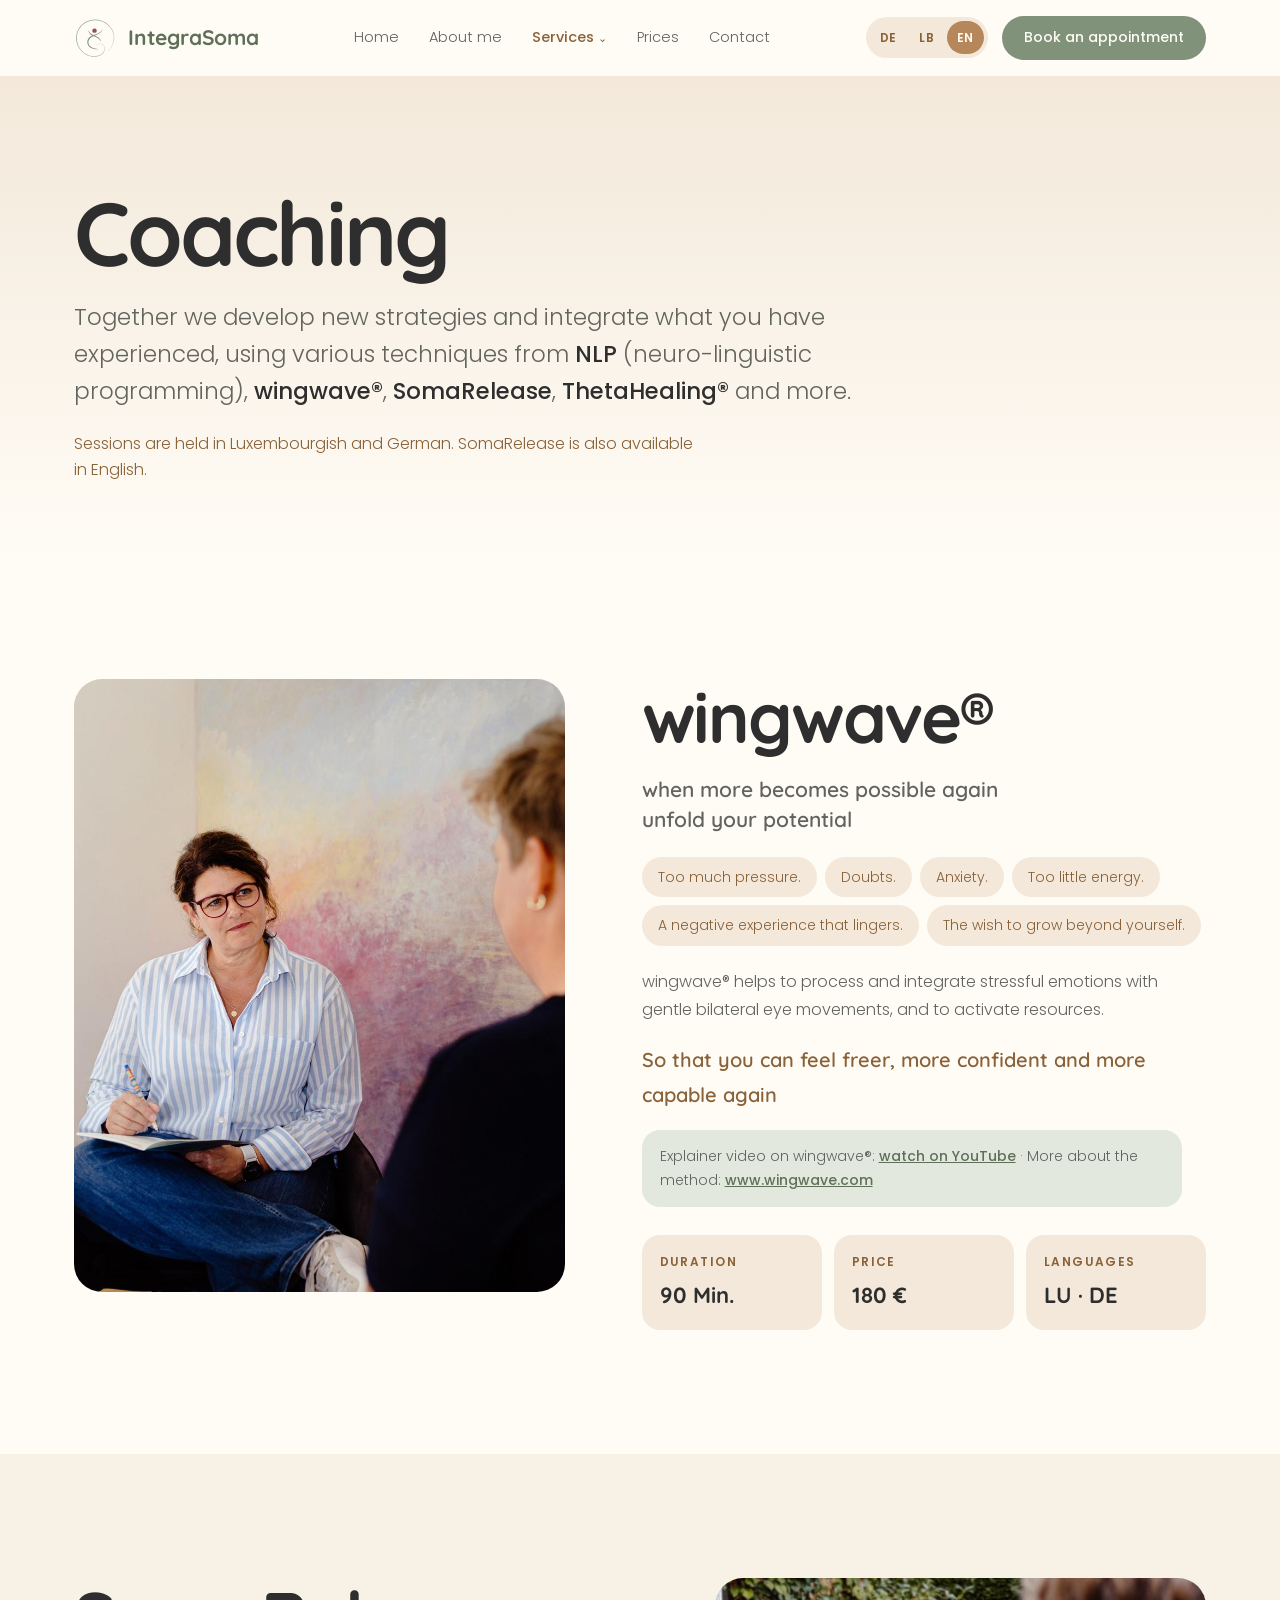
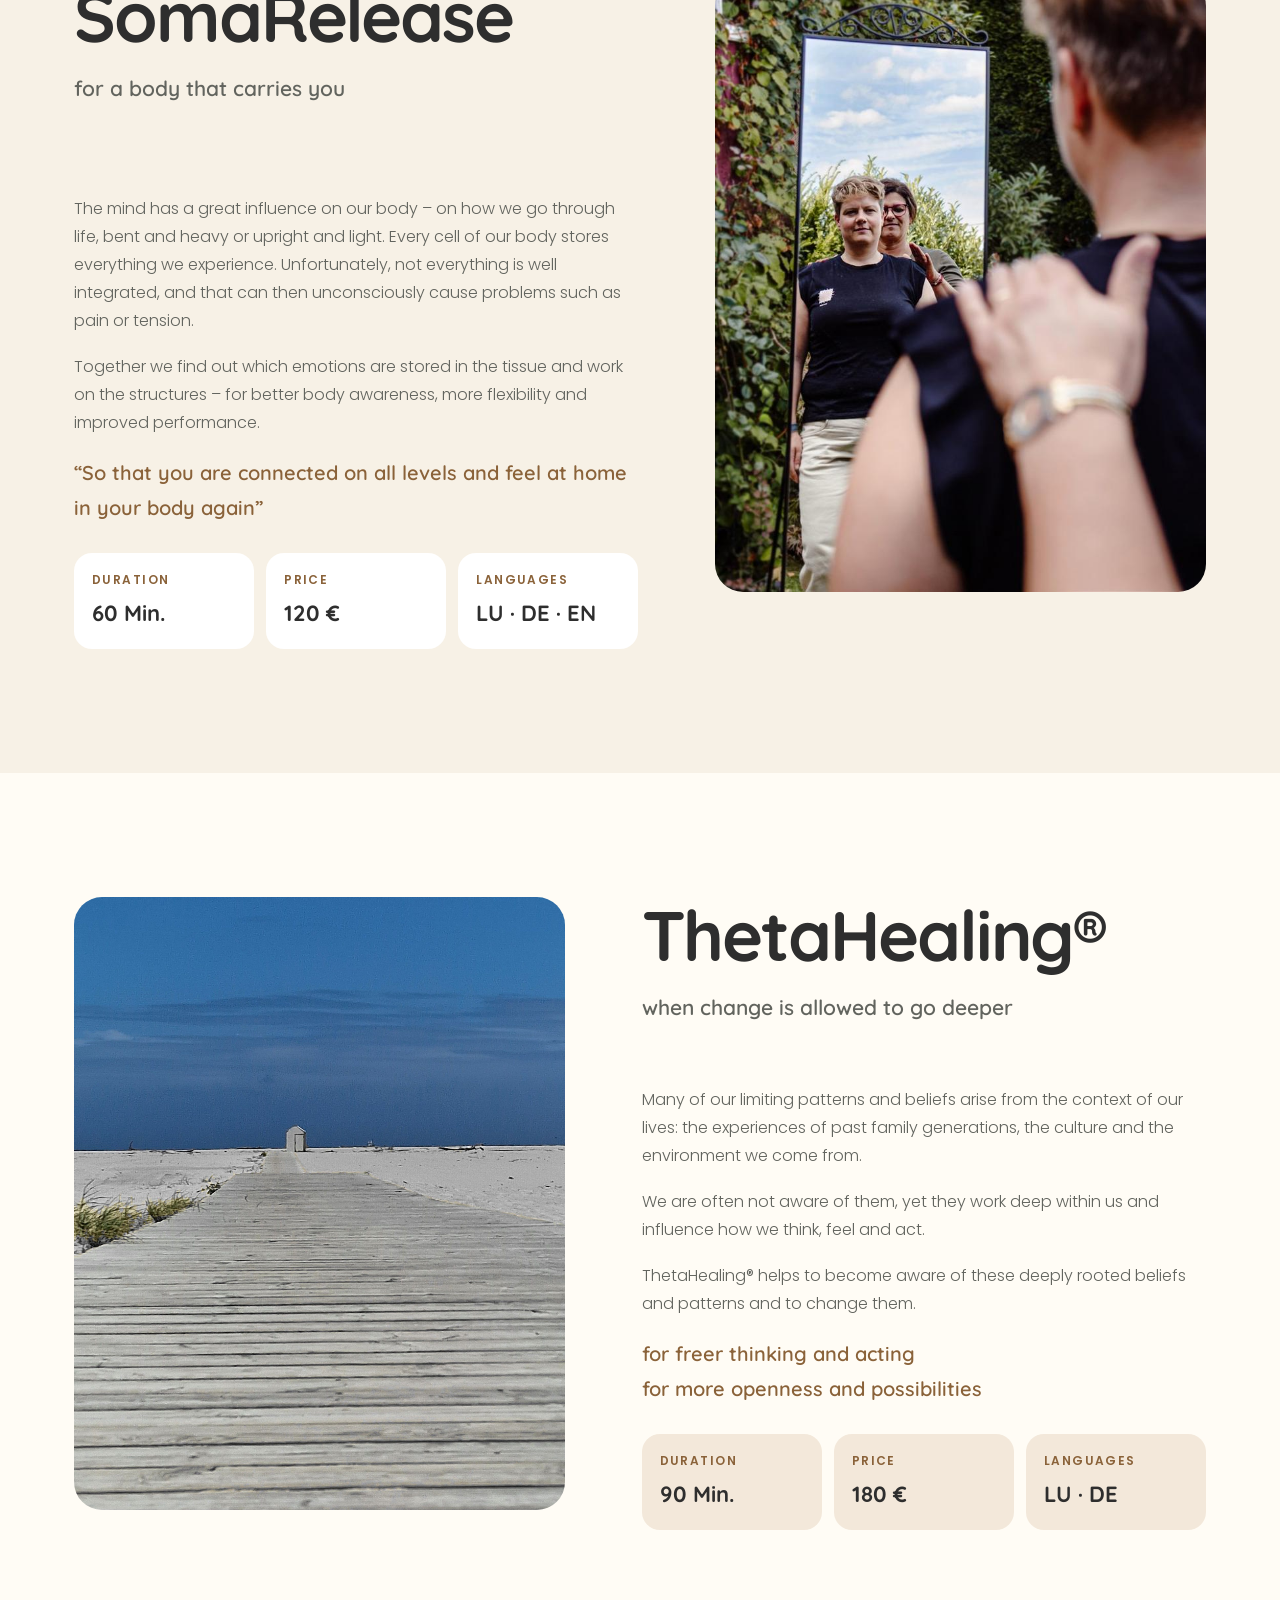
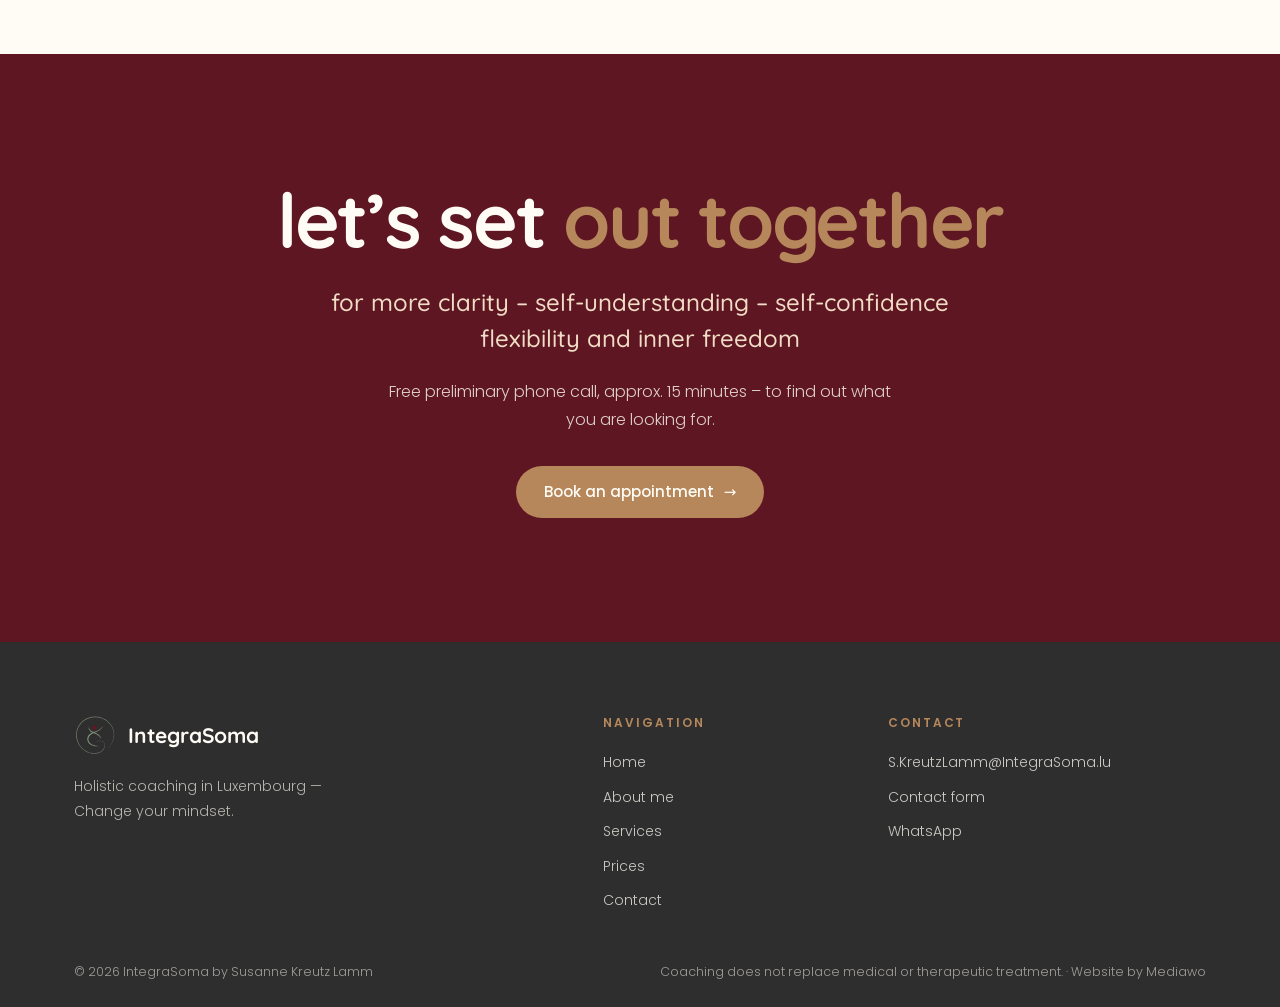
<file: en/angebote.html>
<!doctype html>
<html lang="en">
<head>
<meta charset="utf-8">
<meta name="viewport" content="width=device-width, initial-scale=1, viewport-fit=cover">
<meta name="claude:viewport-fit-sides" content="cover">
<title>Services – IntegraSoma</title>
<link rel="preconnect" href="https://fonts.googleapis.com">
<link rel="preconnect" href="https://fonts.gstatic.com" crossorigin>
<link rel="stylesheet" href="https://fonts.googleapis.com/css2?family=Quicksand:wght@500;600;700&family=Poppins:wght@300;400;500;600&display=swap">
<link rel="stylesheet" href="../style.css?v=2011e">
</head>
<body>
<header class="site-header">
  <div class="wrap">
    <a href="index.html" class="brand"><img src="../img/icon.svg" alt=""><b>IntegraSoma</b></a>
    <nav class="nav" aria-label="Main navigation">
      <a href="index.html">Home</a>
      <a href="ueber-mich.html">About me</a>
      <div class="nav-item">
        <a href="angebote.html" class="is-active">Services<span class="caret">⌄</span></a>
        <ul class="dropdown">
          <li><a href="angebote.html#wingwave">wingwave®</a></li>
          <li><a href="angebote.html#somarelease">SomaRelease</a></li>
          <li><a href="angebote.html#thetahealing">ThetaHealing®</a></li>
        </ul>
      </div>
      <a href="preisgestaltung.html">Prices</a>
      <a href="kontakt.html">Contact</a>
    </nav>
    <div class="head-actions">
      <nav class="lang" aria-label="Choose language"><a href="../angebote.html" hreflang="de" lang="de">DE</a><a href="../lb/angebote.html" hreflang="lb" lang="lb">LB</a><a href="angebote.html" hreflang="en" lang="en" class="is-active" aria-current="true">EN</a></nav>
      <a href="kontakt.html" class="btn header-cta">Book an appointment</a>
      <button class="menu-btn" type="button" aria-label="Open menu" aria-expanded="false" aria-controls="mobile-nav"><span></span><span></span><span></span></button>
    </div>
  </div>
  <div class="mobile-nav" id="mobile-nav" hidden>
    <div class="wrap">
      <a href="index.html">Home</a>
      <a href="ueber-mich.html">About me</a>
      <a href="angebote.html">Services</a>
      <div class="sub">
        <a href="angebote.html#wingwave">wingwave®</a>
        <a href="angebote.html#somarelease">SomaRelease</a>
        <a href="angebote.html#thetahealing">ThetaHealing®</a>
      </div>
      <a href="preisgestaltung.html">Prices</a>
      <a href="kontakt.html">Contact</a>
      <a href="kontakt.html" class="btn">Book an appointment</a>
    </div>
  </div>
</header>
<main>
<section class="page-hero">
  <div class="wrap">
    <h1>Coaching</h1>
    <p>Together we develop new strategies and integrate what you have experienced, using various techniques from <strong>NLP</strong> (neuro-linguistic programming), <strong>wingwave®</strong>, <strong>SomaRelease</strong>, <strong>ThetaHealing®</strong> and more.</p>
    <p class="lang-note">Sessions are held in Luxembourgish and German. SomaRelease is also available in English.</p>
  </div>
</section>

<section class="detail" id="wingwave">
  <div class="wrap">
    <div class="media"><img src="../img/wingwave.jpg" alt="Susanne Kreutz Lamm in a coaching session" style="object-position:50% 25%"></div>
    <div class="body">
      <h2>wingwave®</h2>
      <p class="tagline">when more becomes possible again<br>unfold your potential</p>
      <ul class="symptoms">
        <li>Too much pressure.</li><li>Doubts.</li><li>Anxiety.</li><li>Too little energy.</li><li>A negative experience that lingers.</li><li>The wish to grow beyond yourself.</li>
      </ul>
      <p>wingwave® helps to process and integrate stressful emotions with gentle bilateral eye movements, and to activate resources.</p>
      <p class="quote">So that you can feel freer, more confident and more capable again</p>
      <p class="note">Explainer video on wingwave®: <a href="https://youtu.be/jiJw6X8WRTY" target="_blank" rel="noopener">watch on YouTube</a> · More about the method: <a href="https://www.wingwave.com" target="_blank" rel="noopener">www.wingwave.com</a></p>
      <dl class="facts"><div><dt>Duration</dt><dd>90 Min.</dd></div><div><dt>Price</dt><dd>180 €</dd></div><div><dt>Languages</dt><dd>LU · DE</dd></div></dl>
    </div>
  </div>
</section>

<section class="detail flip soft" id="somarelease">
  <div class="wrap">
    <div class="media"><img src="../img/somarelease.jpg" alt="Coaching session in front of the mirror" style="object-position:38% 50%"></div>
    <div class="body">
      <h2>SomaRelease</h2>
      <p class="tagline">for a body that carries you</p>
      <p>With SomaRelease, I want to bring the signals of your body to the fore, in order to find and look at the emotional connections stored there.</p>
      <p>The mind has a great influence on our body – on how we go through life, bent and heavy or upright and light. Every cell of our body stores everything we experience. Unfortunately, not everything is well integrated, and that can then unconsciously cause problems such as pain or tension.</p>
      <p>Together we find out which emotions are stored in the tissue and work on the structures – for better body awareness, more flexibility and improved performance.</p>
      <p class="quote">“So that you are connected on all levels and feel at home in your body again”</p>
      <dl class="facts"><div><dt>Duration</dt><dd>60 Min.</dd></div><div><dt>Price</dt><dd>120 €</dd></div><div><dt>Languages</dt><dd>LU · DE · EN</dd></div></dl>
    </div>
  </div>
</section>

<section class="detail" id="thetahealing">
  <div class="wrap">
    <div class="media"><img src="../img/thetahealing-weg.jpg" alt="Wooden boardwalk through the dunes to the sea" style="object-position:50% 55%"></div>
    <div class="body">
      <h2>ThetaHealing®</h2>
      <p class="tagline">when change is allowed to go deeper</p>
      <p>What we believe about ourselves influences how we think, feel and act.</p>
      <p>Many of our limiting patterns and beliefs arise from the context of our lives: the experiences of past family generations, the culture and the environment we come from.</p>
      <p>We are often not aware of them, yet they work deep within us and influence how we think, feel and act.</p>
      <p>ThetaHealing® helps to become aware of these deeply rooted beliefs and patterns and to change them.</p>
      <p class="quote">for freer thinking and acting<br>for more openness and possibilities</p>
      <dl class="facts"><div><dt>Duration</dt><dd>90 Min.</dd></div><div><dt>Price</dt><dd>180 €</dd></div><div><dt>Languages</dt><dd>LU · DE</dd></div></dl>
    </div>
  </div>
</section>
<section class="cta">
  <div class="wrap">
    <h2>let’s set <em>out together</em></h2>
    <p class="big">for more clarity – self-understanding – self-confidence<br>flexibility and inner freedom</p>
    <p class="small">Free preliminary phone call, approx. 15 minutes – to find out what you are looking for.</p>
    <a href="kontakt.html" class="btn">Book an appointment <span class="arr" aria-hidden="true">→</span></a>
  </div>
</section>
</main>
<footer class="site-footer">
  <div class="wrap">
    <div class="top">
      <div>
        <a href="index.html" class="brand"><img src="../img/icon.svg" alt=""><b>IntegraSoma</b></a>
        <p>Holistic coaching in Luxembourg — Change your mindset.</p>
      </div>
      <div>
        <h4>Navigation</h4>
        <ul>
          <li><a href="index.html">Home</a></li>
          <li><a href="ueber-mich.html">About me</a></li>
          <li><a href="angebote.html">Services</a></li>
          <li><a href="preisgestaltung.html">Prices</a></li>
          <li><a href="kontakt.html">Contact</a></li>
        </ul>
      </div>
      <div>
        <h4>Contact</h4>
        <ul>
          <li><a href="mailto:S.KreutzLamm@IntegraSoma.lu">S.KreutzLamm@IntegraSoma.lu</a></li>
          <li><a href="kontakt.html">Contact form</a></li>
          <li><a href="https://wa.me/352621642123" target="_blank" rel="noopener">WhatsApp</a></li>
        </ul>
      </div>
    </div>
    <div class="bottom">
      <span>© 2026 IntegraSoma by Susanne Kreutz Lamm</span>
      <span>Coaching does not replace medical or therapeutic treatment. · Website by Mediawo</span>
    </div>
  </div>
</footer>
<script src="../main.js?v=2011e"></script>
</body>
</html>
</file>
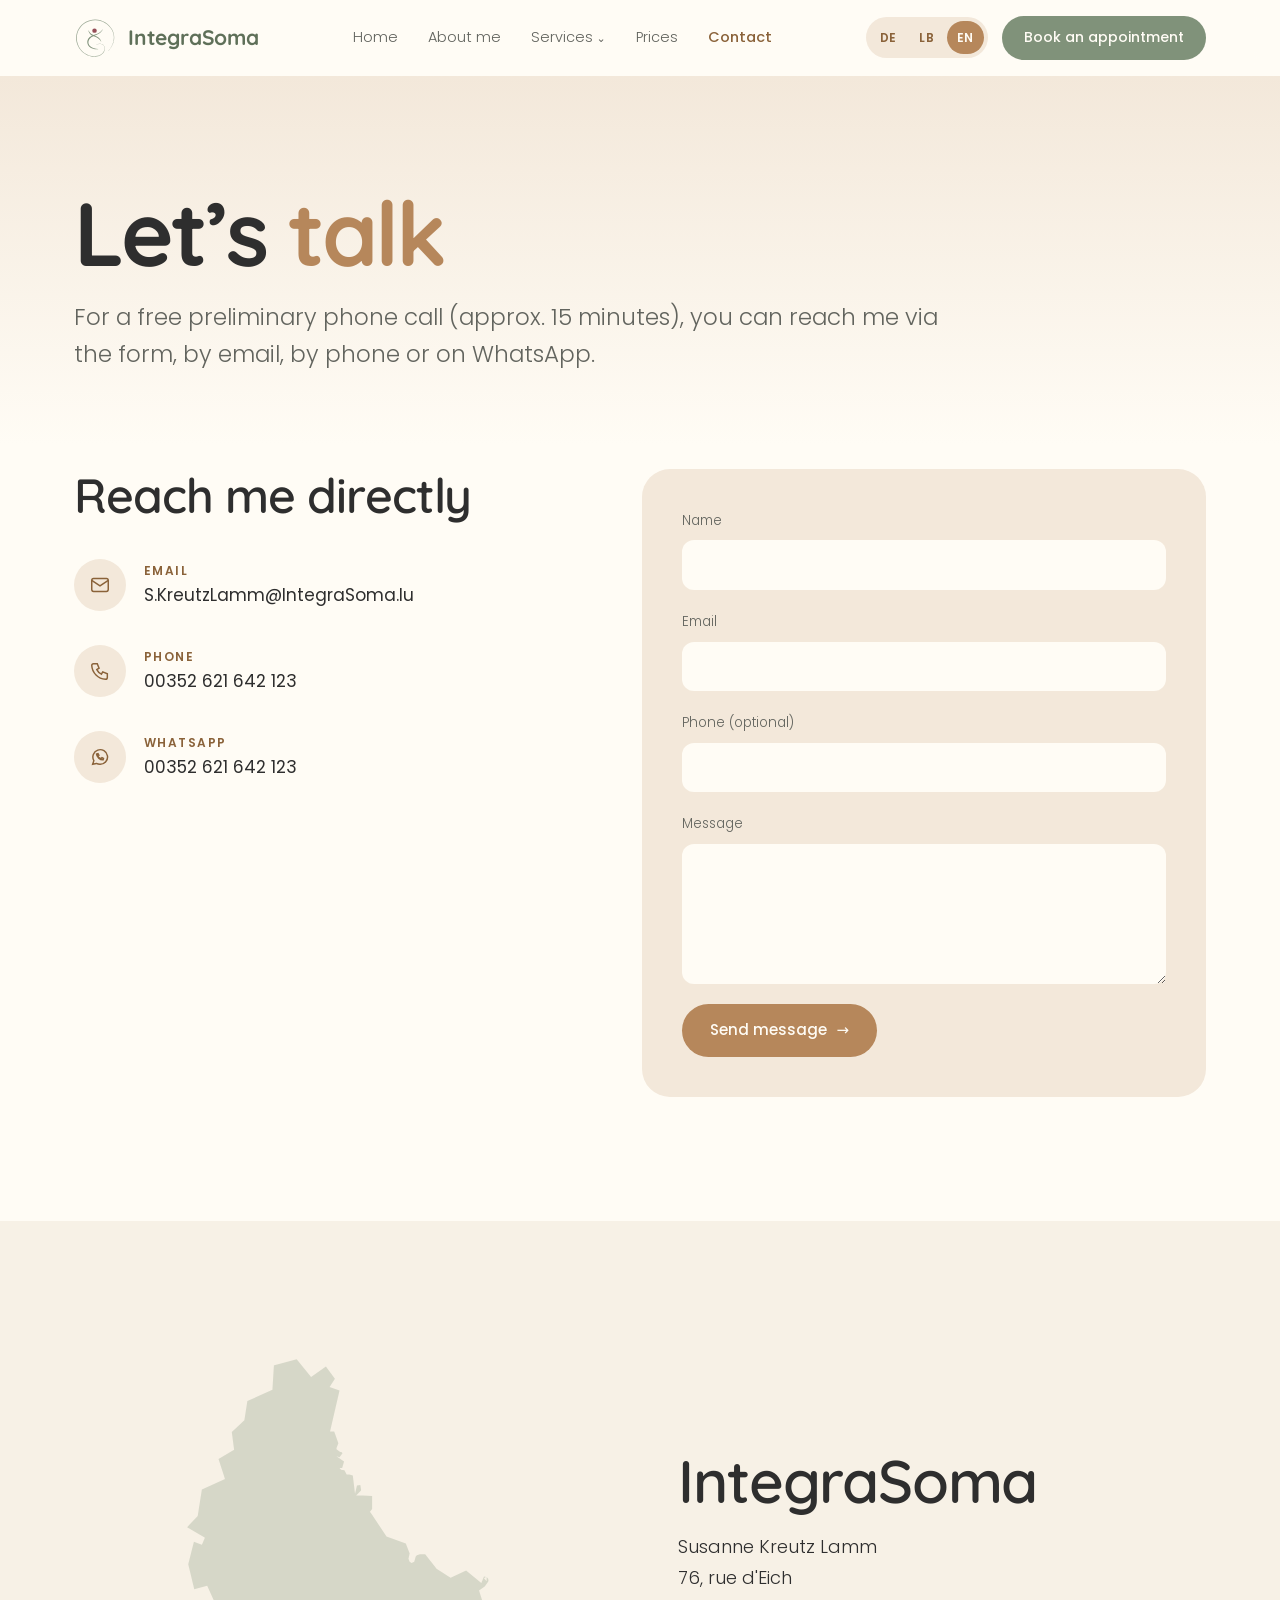
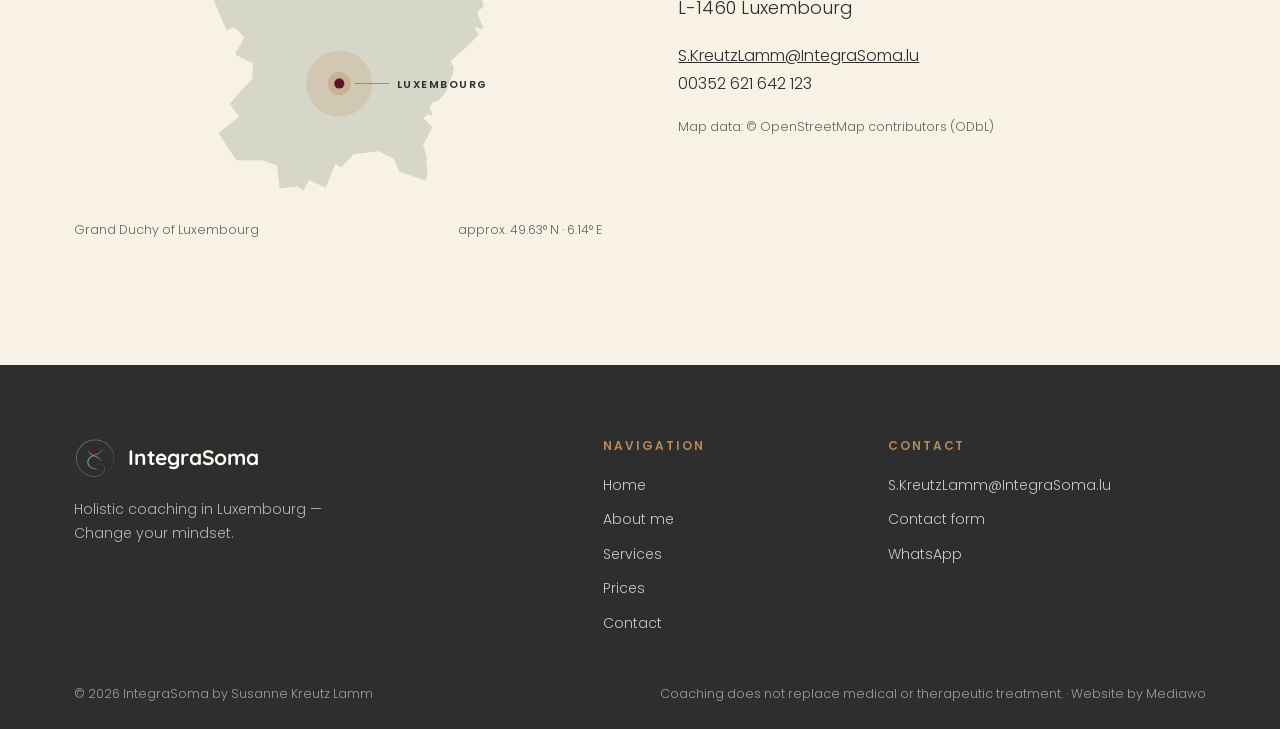
<file: en/kontakt.html>
<!doctype html>
<html lang="en">
<head>
<meta charset="utf-8">
<meta name="viewport" content="width=device-width, initial-scale=1, viewport-fit=cover">
<meta name="claude:viewport-fit-sides" content="cover">
<title>Contact – IntegraSoma</title>
<link rel="preconnect" href="https://fonts.googleapis.com">
<link rel="preconnect" href="https://fonts.gstatic.com" crossorigin>
<link rel="stylesheet" href="https://fonts.googleapis.com/css2?family=Quicksand:wght@500;600;700&family=Poppins:wght@300;400;500;600&display=swap">
<link rel="stylesheet" href="../style.css?v=2011e">
</head>
<body>
<header class="site-header">
  <div class="wrap">
    <a href="index.html" class="brand"><img src="../img/icon.svg" alt=""><b>IntegraSoma</b></a>
    <nav class="nav" aria-label="Main navigation">
      <a href="index.html">Home</a>
      <a href="ueber-mich.html">About me</a>
      <div class="nav-item">
        <a href="angebote.html">Services<span class="caret">⌄</span></a>
        <ul class="dropdown">
          <li><a href="angebote.html#wingwave">wingwave®</a></li>
          <li><a href="angebote.html#somarelease">SomaRelease</a></li>
          <li><a href="angebote.html#thetahealing">ThetaHealing®</a></li>
        </ul>
      </div>
      <a href="preisgestaltung.html">Prices</a>
      <a href="kontakt.html" class="is-active">Contact</a>
    </nav>
    <div class="head-actions">
      <nav class="lang" aria-label="Choose language"><a href="../kontakt.html" hreflang="de" lang="de">DE</a><a href="../lb/kontakt.html" hreflang="lb" lang="lb">LB</a><a href="kontakt.html" hreflang="en" lang="en" class="is-active" aria-current="true">EN</a></nav>
      <a href="kontakt.html" class="btn header-cta">Book an appointment</a>
      <button class="menu-btn" type="button" aria-label="Open menu" aria-expanded="false" aria-controls="mobile-nav"><span></span><span></span><span></span></button>
    </div>
  </div>
  <div class="mobile-nav" id="mobile-nav" hidden>
    <div class="wrap">
      <a href="index.html">Home</a>
      <a href="ueber-mich.html">About me</a>
      <a href="angebote.html">Services</a>
      <div class="sub">
        <a href="angebote.html#wingwave">wingwave®</a>
        <a href="angebote.html#somarelease">SomaRelease</a>
        <a href="angebote.html#thetahealing">ThetaHealing®</a>
      </div>
      <a href="preisgestaltung.html">Prices</a>
      <a href="kontakt.html">Contact</a>
      <a href="kontakt.html" class="btn">Book an appointment</a>
    </div>
  </div>
</header>
<main>
<section class="page-hero">
  <div class="wrap">
    <h1>Let’s <em>talk</em></h1>
    <p>For a free preliminary phone call (approx. 15 minutes), you can reach me via the form, by email, by phone or on WhatsApp.</p>
  </div>
</section>

<section class="contact" style="padding-top:24px">
  <div class="wrap">
    <div>
      <h2>Reach me directly</h2>
      <div class="ways">
        <a class="way" href="mailto:S.KreutzLamm@IntegraSoma.lu"><span class="ico"><svg width="22" height="22" viewBox="0 0 24 24" fill="none" stroke="currentColor" stroke-width="1.6"><rect x="3" y="5" width="18" height="14" rx="2"/><path d="M3 7l9 6 9-6"/></svg></span><span><strong>Email</strong>S.KreutzLamm@IntegraSoma.lu</span></a>
        <a class="way" href="tel:+352621642123"><span class="ico"><svg width="22" height="22" viewBox="0 0 24 24" fill="none" stroke="currentColor" stroke-width="1.6"><path d="M5 4h4l2 5-2.5 1.5a11 11 0 005 5L15 13l5 2v4a2 2 0 01-2 2A16 16 0 013 6a2 2 0 012-2z"/></svg></span><span><strong>Phone</strong>00352 621 642 123</span></a>
        <a class="way" href="https://wa.me/352621642123" target="_blank" rel="noopener"><span class="ico"><svg width="22" height="22" viewBox="0 0 24 24" fill="none" stroke="currentColor" stroke-width="1.6"><path d="M4 20l1.3-4A8 8 0 1112 20a8 8 0 01-4-1z"/><path d="M9 9.5c.5 2 2 3.5 4 4.3l1.2-1.1 1.6.8-.4 1.6c-3.5.2-6.9-3-7.2-6.4l1.6-.5.8 1.5z"/></svg></span><span><strong>WhatsApp</strong>00352 621 642 123</span></a>
      </div>
    </div>
    <form class="form" data-contact-form>
      <label for="f-name">Name<input id="f-name" type="text" name="name" required autocomplete="name"></label>
      <label for="f-mail">Email<input id="f-mail" type="email" name="email" required autocomplete="email"></label>
      <label for="f-tel">Phone (optional)<input id="f-tel" type="tel" name="telefon" autocomplete="tel"></label>
      <label for="f-msg">Message<textarea id="f-msg" name="message" required></textarea></label>
      <button type="submit" class="btn btn-gold">Send message <span class="arr" aria-hidden="true">→</span></button>
      <p class="status" hidden>Preview: the form is not yet connected, the message has not been sent.</p>
    </form>
  </div>
</section>

<section class="location soft">
  <div class="wrap">
    <div class="map">
      <svg viewBox="0 0 460 641" role="img" aria-label="Map of Luxembourg showing Luxembourg City">
        <path class="country" d="M141.0,28.2 L141.5,28.2 L172.7,20.0 L192.8,44.5 L213.4,29.8 L226.0,47.0 L218.6,58.4 L232.4,63.3 L219.2,120.6 L225.0,120.6 L230.8,136.9 L228.2,143.5 L228.2,145.1 L233.4,149.2 L235.0,149.2 L236.6,150.8 L232.4,156.5 L228.2,154.9 L238.7,162.3 L236.1,171.3 L232.4,171.3 L234.5,173.7 L239.2,174.5 L242.4,180.3 L246.1,180.3 L250.9,181.9 L254.0,207.2 L256.7,195.8 L261.4,195.0 L262.5,202.3 L262.0,203.2 L255.6,209.7 L265.1,209.7 L277.8,210.5 L277.8,228.5 L274.6,232.6 L275.7,233.4 L297.9,266.9 L324.8,276.7 L330.1,290.6 L328.5,298.0 L330.1,302.1 L332.8,303.7 L336.5,302.1 L338.6,294.7 L339.1,293.9 L340.2,293.1 L344.4,291.5 L351.8,291.5 L367.1,311.1 L367.6,311.9 L387.2,324.2 L408.8,314.4 L430.0,331.5 L433.7,322.5 L436.8,323.3 L436.3,323.3 L433.7,325.0 L437.4,329.1 L437.4,324.2 L437.4,323.3 L439.5,325.8 L440.0,328.3 L439.5,329.9 L434.7,336.4 L426.8,342.2 L433.7,364.2 L424.2,371.6 L423.6,372.4 L424.2,373.2 L433.1,395.3 L426.8,395.3 L427.3,395.3 L424.2,392.8 L423.6,392.8 L421.5,394.5 L421.0,394.5 L421.0,395.3 L421.5,395.3 L427.3,403.5 L426.8,403.5 L424.7,404.3 L423.6,405.9 L415.2,415.7 L414.6,414.9 L414.1,415.7 L414.1,416.6 L387.2,440.3 L392.5,451.7 L391.9,450.9 L390.3,455.8 L391.4,455.8 L380.8,482.8 L370.8,495.1 L362.9,497.5 L358.1,504.0 L358.1,507.3 L361.8,513.0 L361.8,515.5 L359.2,516.3 L356.0,514.7 L356.5,513.9 L356.0,506.5 L356.0,513.9 L356.0,514.7 L349.1,519.6 L361.8,532.7 L349.1,557.2 L348.1,556.4 L348.6,558.0 L349.1,558.0 L352.3,568.6 L351.8,568.6 L352.3,570.3 L353.4,571.1 L354.4,576.0 L353.4,576.8 L353.9,586.6 L354.9,587.4 L354.4,602.2 L353.4,603.0 L353.9,607.1 L315.8,594.8 L307.4,576.0 L286.8,566.2 L251.9,570.3 L234.5,589.1 L227.1,583.4 L212.8,616.9 L190.1,606.3 L181.7,621.0 L174.8,615.2 L173.7,615.2 L173.7,616.1 L173.2,616.1 L172.7,615.2 L148.9,617.7 L145.2,585.8 L124.6,578.5 L124.1,578.5 L88.7,578.5 L63.8,540.8 L92.4,517.9 L79.2,500.0 L110.9,464.8 L111.4,443.5 L86.6,431.3 L99.8,407.6 L85.0,392.8 L84.5,393.7 L83.4,394.5 L80.2,395.3 L79.7,396.1 L79.2,396.1 L78.1,396.9 L77.6,397.8 L74.9,396.9 L63.3,370.8 L63.3,370.0 L55.9,352.8 L55.4,352.0 L48.0,335.6 L30.0,340.5 L21.6,305.4 L29.5,274.3 L40.6,278.4 L44.8,268.6 L43.2,267.7 L20.0,253.8 L34.8,238.3 L40.6,201.5 L72.8,186.8 L63.8,159.0 L85.5,145.9 L82.3,121.4 L99.8,105.0 L104.0,78.1 L138.9,62.5 L141.0,28.2 Z"/>
        <g transform="translate(232.1 471.8)">
          <circle class="glow" r="46"/>
          <circle class="ring" r="16"/>
          <circle class="dot" r="7"/>
          <line x1="22" y1="0" x2="70" y2="0" class="lbl-line"/>
          <text x="80" y="6" class="lbl">LUXEMBOURG</text>
        </g>
      </svg>
      <div class="map-meta"><span>Grand Duchy of Luxembourg</span><span>approx. 49.63° N · 6.14° E</span></div>
    </div>
    <div class="info">
      <h2>IntegraSoma</h2>
      <address>Susanne Kreutz Lamm<br>76, rue d'Eich<br>L-1460 Luxembourg</address>
      <p><a href="mailto:S.KreutzLamm@IntegraSoma.lu">S.KreutzLamm@IntegraSoma.lu</a><br>00352 621 642 123</p>
      <p class="credit">Map data: © OpenStreetMap contributors (ODbL)</p>
    </div>
  </div>
</section>
</main>
<footer class="site-footer">
  <div class="wrap">
    <div class="top">
      <div>
        <a href="index.html" class="brand"><img src="../img/icon.svg" alt=""><b>IntegraSoma</b></a>
        <p>Holistic coaching in Luxembourg — Change your mindset.</p>
      </div>
      <div>
        <h4>Navigation</h4>
        <ul>
          <li><a href="index.html">Home</a></li>
          <li><a href="ueber-mich.html">About me</a></li>
          <li><a href="angebote.html">Services</a></li>
          <li><a href="preisgestaltung.html">Prices</a></li>
          <li><a href="kontakt.html">Contact</a></li>
        </ul>
      </div>
      <div>
        <h4>Contact</h4>
        <ul>
          <li><a href="mailto:S.KreutzLamm@IntegraSoma.lu">S.KreutzLamm@IntegraSoma.lu</a></li>
          <li><a href="kontakt.html">Contact form</a></li>
          <li><a href="https://wa.me/352621642123" target="_blank" rel="noopener">WhatsApp</a></li>
        </ul>
      </div>
    </div>
    <div class="bottom">
      <span>© 2026 IntegraSoma by Susanne Kreutz Lamm</span>
      <span>Coaching does not replace medical or therapeutic treatment. · Website by Mediawo</span>
    </div>
  </div>
</footer>
<script src="../main.js?v=2011e"></script>
</body>
</html>
</file>
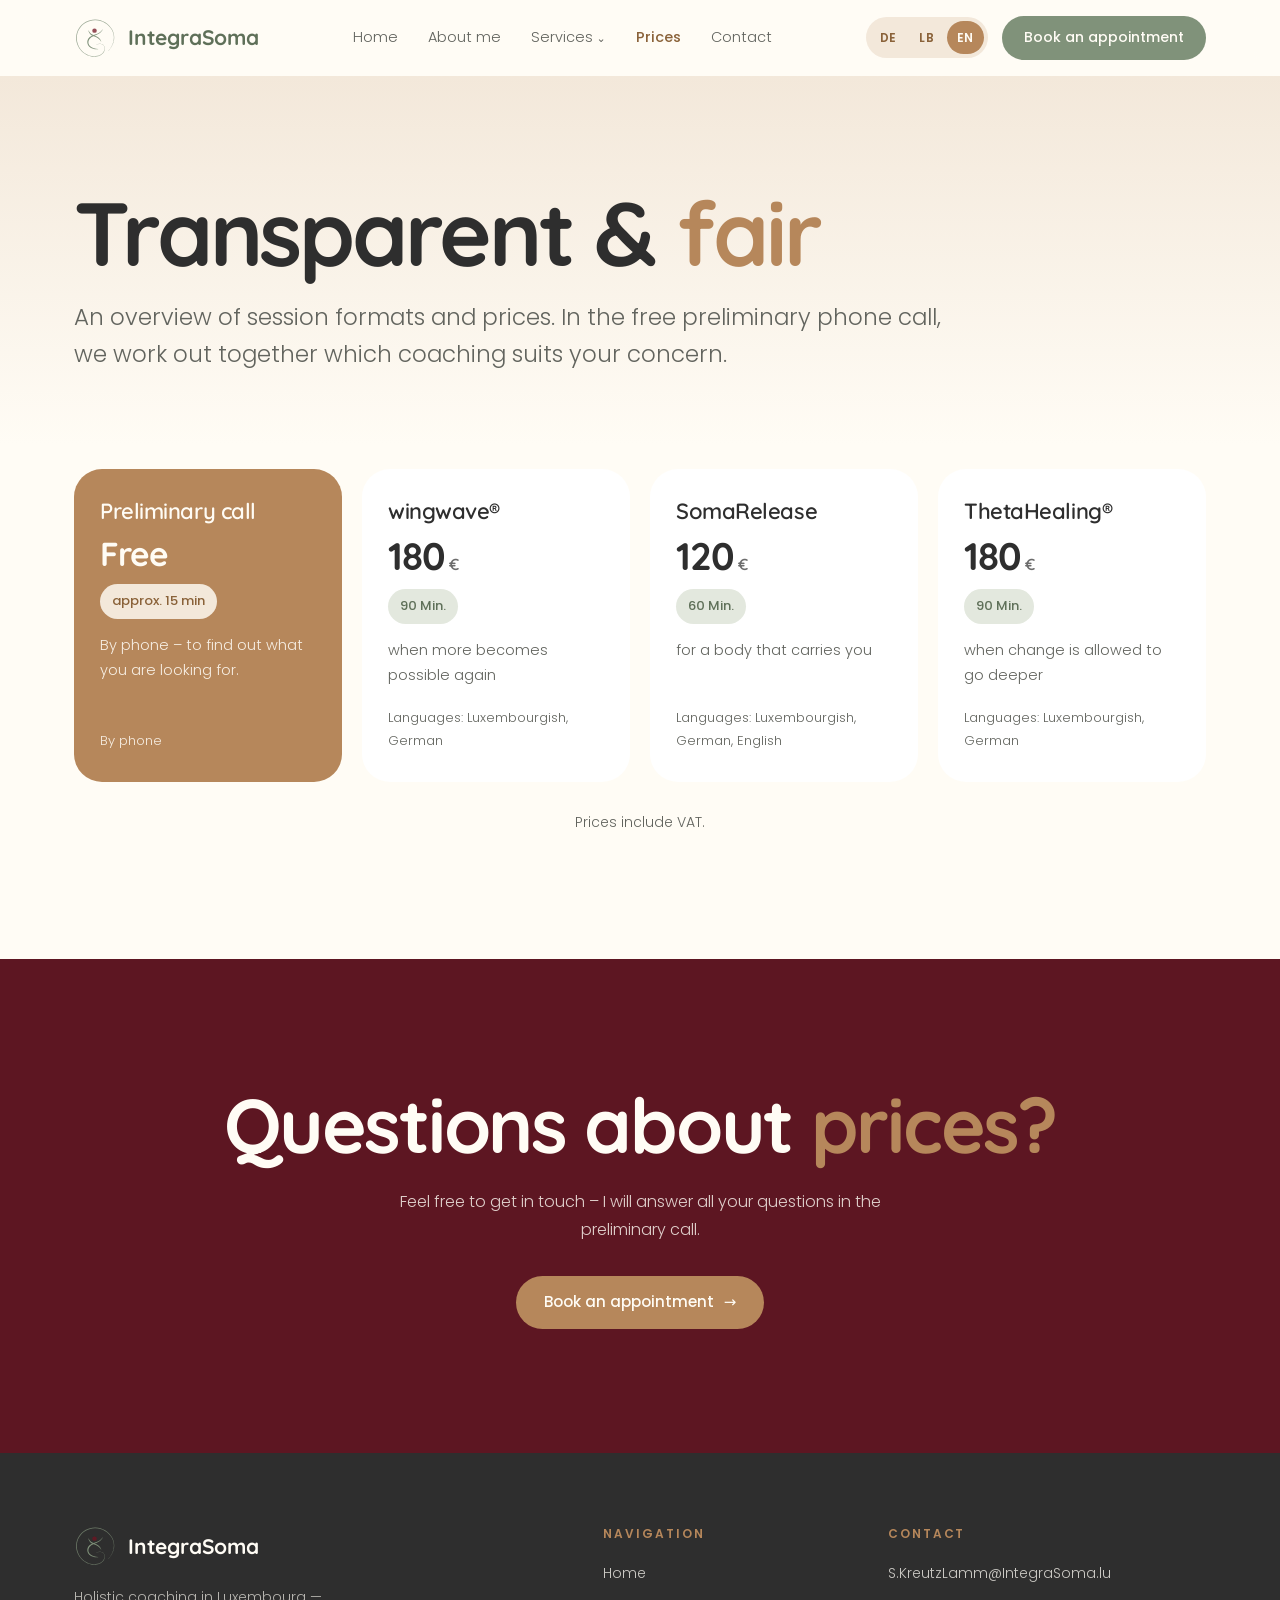
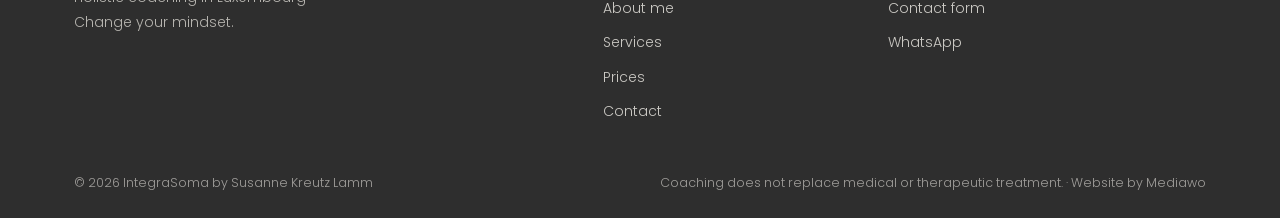
<file: en/preisgestaltung.html>
<!doctype html>
<html lang="en">
<head>
<meta charset="utf-8">
<meta name="viewport" content="width=device-width, initial-scale=1, viewport-fit=cover">
<meta name="claude:viewport-fit-sides" content="cover">
<title>Prices – IntegraSoma</title>
<link rel="preconnect" href="https://fonts.googleapis.com">
<link rel="preconnect" href="https://fonts.gstatic.com" crossorigin>
<link rel="stylesheet" href="https://fonts.googleapis.com/css2?family=Quicksand:wght@500;600;700&family=Poppins:wght@300;400;500;600&display=swap">
<link rel="stylesheet" href="../style.css?v=2011e">
</head>
<body>
<header class="site-header">
  <div class="wrap">
    <a href="index.html" class="brand"><img src="../img/icon.svg" alt=""><b>IntegraSoma</b></a>
    <nav class="nav" aria-label="Main navigation">
      <a href="index.html">Home</a>
      <a href="ueber-mich.html">About me</a>
      <div class="nav-item">
        <a href="angebote.html">Services<span class="caret">⌄</span></a>
        <ul class="dropdown">
          <li><a href="angebote.html#wingwave">wingwave®</a></li>
          <li><a href="angebote.html#somarelease">SomaRelease</a></li>
          <li><a href="angebote.html#thetahealing">ThetaHealing®</a></li>
        </ul>
      </div>
      <a href="preisgestaltung.html" class="is-active">Prices</a>
      <a href="kontakt.html">Contact</a>
    </nav>
    <div class="head-actions">
      <nav class="lang" aria-label="Choose language"><a href="../preisgestaltung.html" hreflang="de" lang="de">DE</a><a href="../lb/preisgestaltung.html" hreflang="lb" lang="lb">LB</a><a href="preisgestaltung.html" hreflang="en" lang="en" class="is-active" aria-current="true">EN</a></nav>
      <a href="kontakt.html" class="btn header-cta">Book an appointment</a>
      <button class="menu-btn" type="button" aria-label="Open menu" aria-expanded="false" aria-controls="mobile-nav"><span></span><span></span><span></span></button>
    </div>
  </div>
  <div class="mobile-nav" id="mobile-nav" hidden>
    <div class="wrap">
      <a href="index.html">Home</a>
      <a href="ueber-mich.html">About me</a>
      <a href="angebote.html">Services</a>
      <div class="sub">
        <a href="angebote.html#wingwave">wingwave®</a>
        <a href="angebote.html#somarelease">SomaRelease</a>
        <a href="angebote.html#thetahealing">ThetaHealing®</a>
      </div>
      <a href="preisgestaltung.html">Prices</a>
      <a href="kontakt.html">Contact</a>
      <a href="kontakt.html" class="btn">Book an appointment</a>
    </div>
  </div>
</header>
<main>
<section class="page-hero">
  <div class="wrap">
    <h1>Transparent &amp; <em>fair</em></h1>
    <p>An overview of session formats and prices. In the free preliminary phone call, we work out together which coaching suits your concern.</p>
  </div>
</section>

<section style="padding-top:24px">
  <div class="wrap">
    <div class="prices">
      <article class="price feat">
        <h3>Preliminary call</h3>
        <div class="amount">Free<small></small></div>
        <span class="pill">approx. 15 min</span>
        <p>By phone – to find out what you are looking for.</p>
        <div class="langs">By phone</div>
      </article>
      <article class="price">
        <h3><a href="angebote.html#wingwave">wingwave®</a></h3>
        <div class="amount">180<small>€</small></div>
        <span class="pill sage">90 Min.</span>
        <p>when more becomes possible again</p>
        <div class="langs">Languages: Luxembourgish, German</div>
      </article>
      <article class="price">
        <h3><a href="angebote.html#somarelease">SomaRelease</a></h3>
        <div class="amount">120<small>€</small></div>
        <span class="pill sage">60 Min.</span>
        <p>for a body that carries you</p>
        <div class="langs">Languages: Luxembourgish, German, English</div>
      </article>
      <article class="price">
        <h3><a href="angebote.html#thetahealing">ThetaHealing®</a></h3>
        <div class="amount">180<small>€</small></div>
        <span class="pill sage">90 Min.</span>
        <p>when change is allowed to go deeper</p>
        <div class="langs">Languages: Luxembourgish, German</div>
      </article>
    </div>
    <p class="price-note">Prices include VAT.</p>
  </div>
</section>

<section class="cta">
  <div class="wrap">
    <h2>Questions about <em>prices?</em></h2>
    <p class="small">Feel free to get in touch – I will answer all your questions in the preliminary call.</p>
    <a href="kontakt.html" class="btn">Book an appointment <span class="arr" aria-hidden="true">→</span></a>
  </div>
</section>
</main>
<footer class="site-footer">
  <div class="wrap">
    <div class="top">
      <div>
        <a href="index.html" class="brand"><img src="../img/icon.svg" alt=""><b>IntegraSoma</b></a>
        <p>Holistic coaching in Luxembourg — Change your mindset.</p>
      </div>
      <div>
        <h4>Navigation</h4>
        <ul>
          <li><a href="index.html">Home</a></li>
          <li><a href="ueber-mich.html">About me</a></li>
          <li><a href="angebote.html">Services</a></li>
          <li><a href="preisgestaltung.html">Prices</a></li>
          <li><a href="kontakt.html">Contact</a></li>
        </ul>
      </div>
      <div>
        <h4>Contact</h4>
        <ul>
          <li><a href="mailto:S.KreutzLamm@IntegraSoma.lu">S.KreutzLamm@IntegraSoma.lu</a></li>
          <li><a href="kontakt.html">Contact form</a></li>
          <li><a href="https://wa.me/352621642123" target="_blank" rel="noopener">WhatsApp</a></li>
        </ul>
      </div>
    </div>
    <div class="bottom">
      <span>© 2026 IntegraSoma by Susanne Kreutz Lamm</span>
      <span>Coaching does not replace medical or therapeutic treatment. · Website by Mediawo</span>
    </div>
  </div>
</footer>
<script src="../main.js?v=2011e"></script>
</body>
</html>
</file>
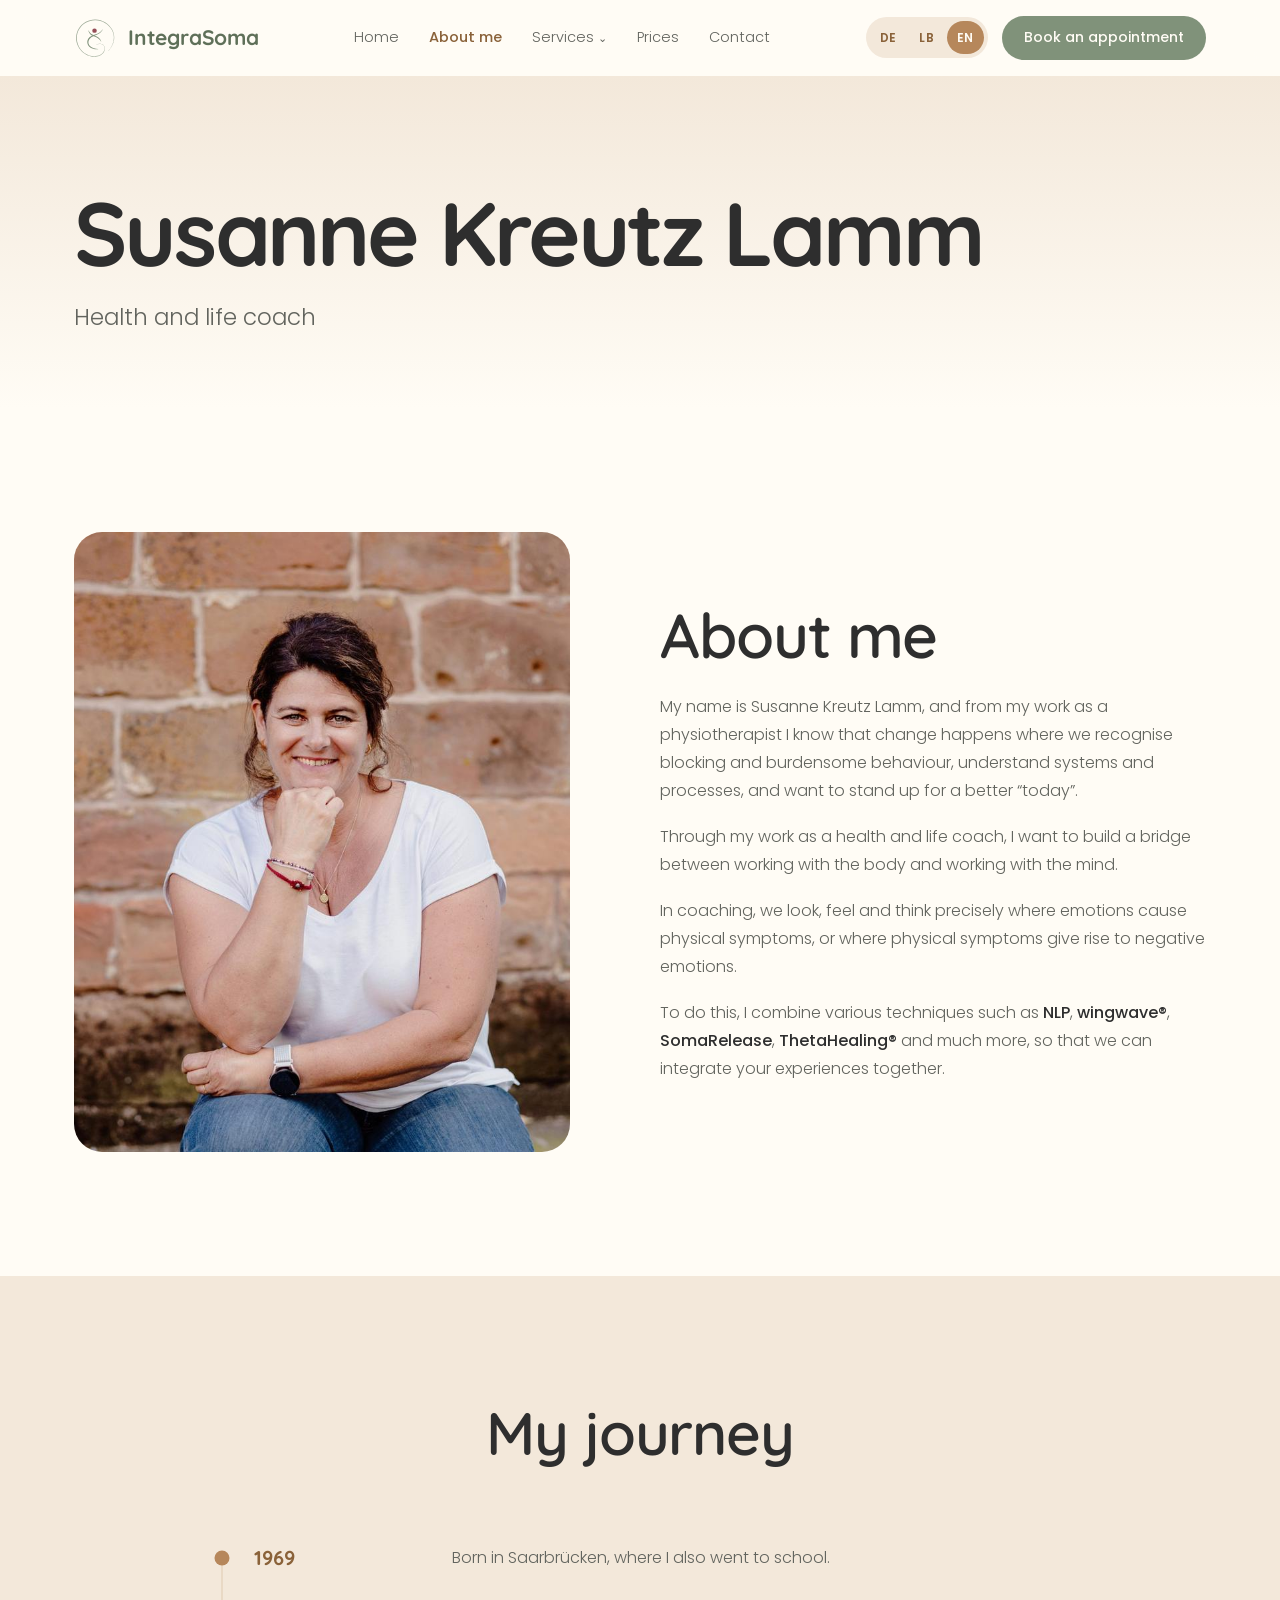
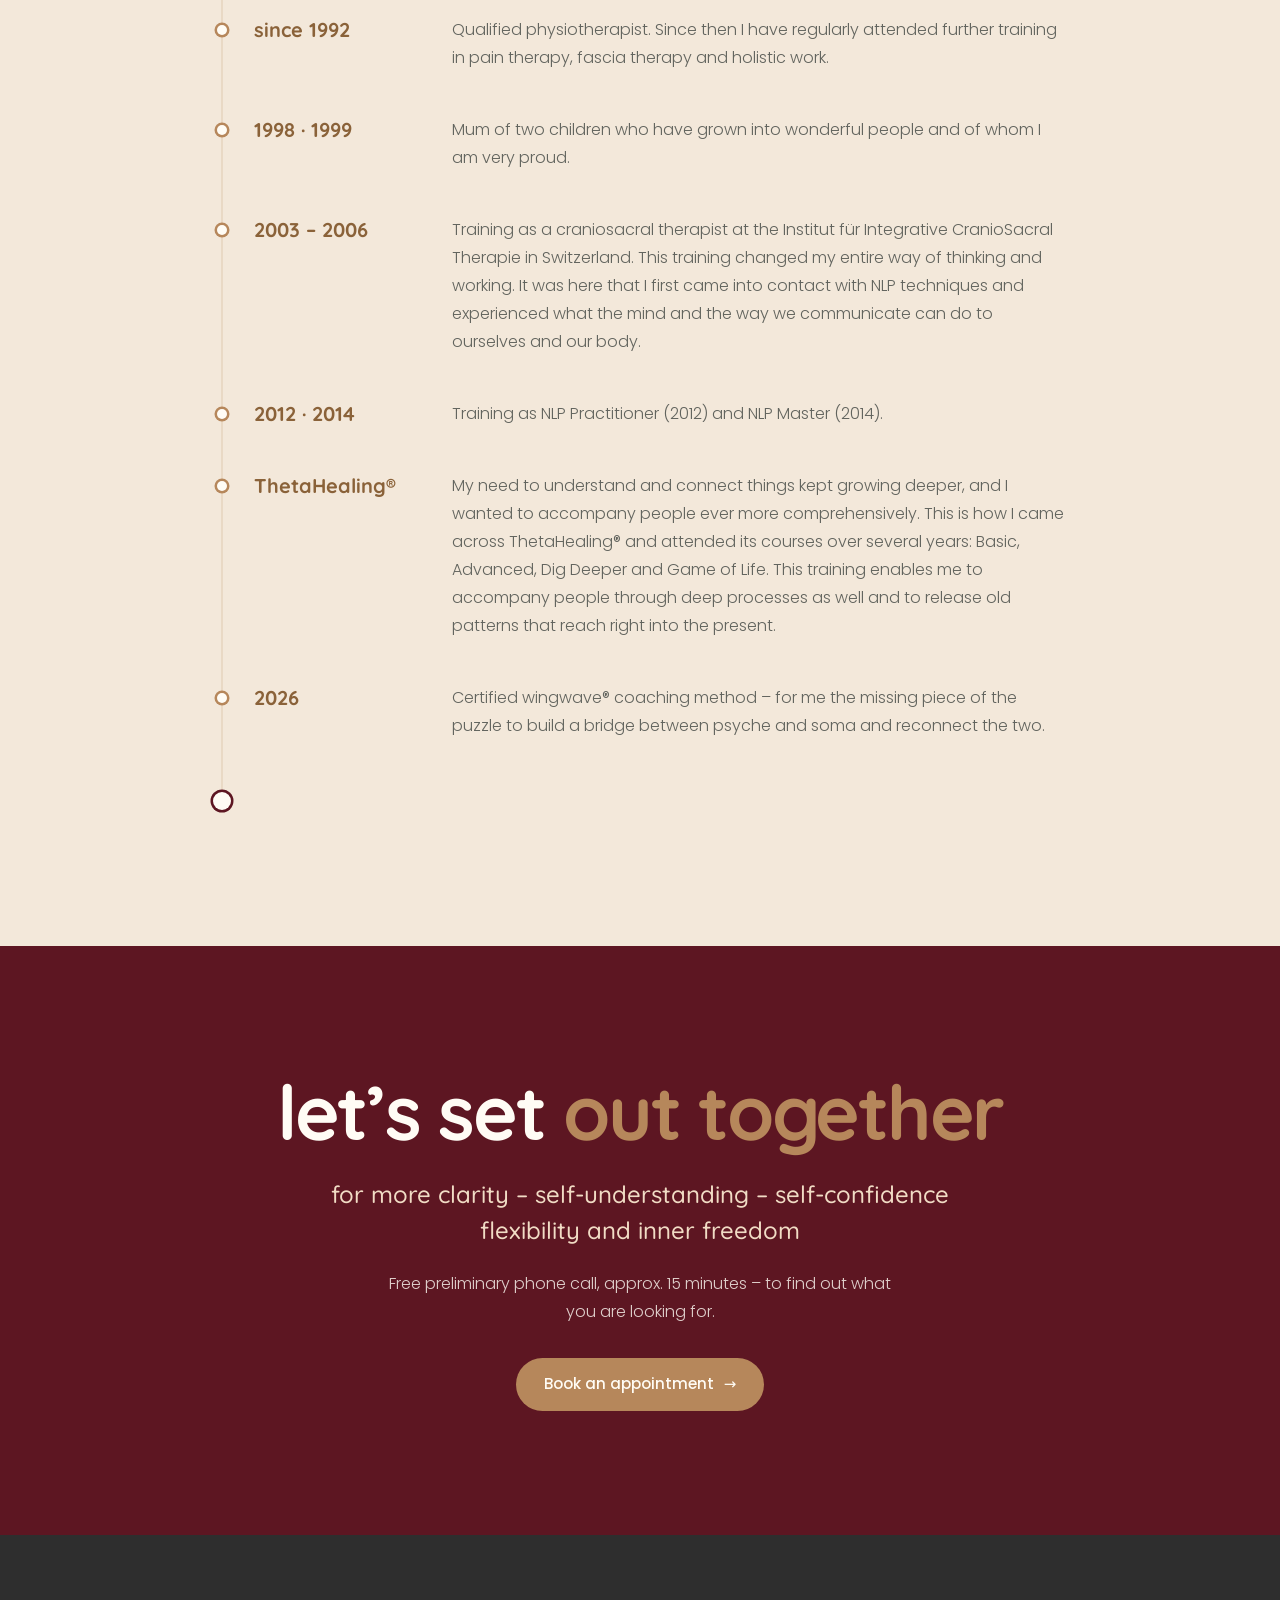
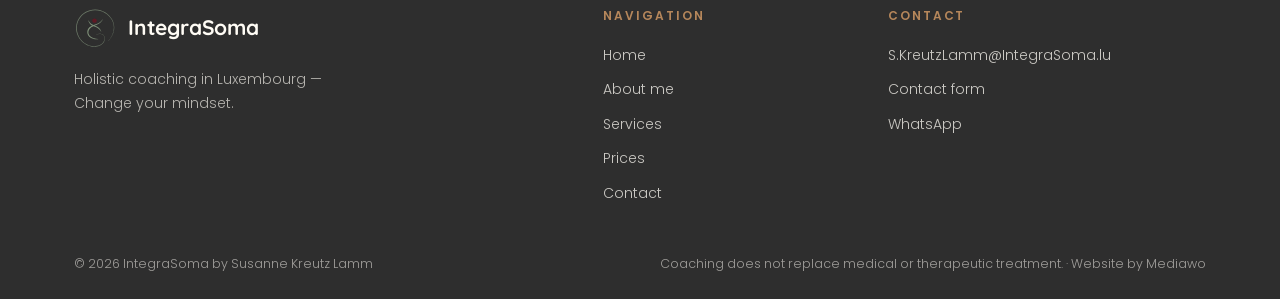
<file: en/ueber-mich.html>
<!doctype html>
<html lang="en">
<head>
<meta charset="utf-8">
<meta name="viewport" content="width=device-width, initial-scale=1, viewport-fit=cover">
<meta name="claude:viewport-fit-sides" content="cover">
<title>About me – IntegraSoma</title>
<link rel="preconnect" href="https://fonts.googleapis.com">
<link rel="preconnect" href="https://fonts.gstatic.com" crossorigin>
<link rel="stylesheet" href="https://fonts.googleapis.com/css2?family=Quicksand:wght@500;600;700&family=Poppins:wght@300;400;500;600&display=swap">
<link rel="stylesheet" href="../style.css?v=2011e">
</head>
<body>
<header class="site-header">
  <div class="wrap">
    <a href="index.html" class="brand"><img src="../img/icon.svg" alt=""><b>IntegraSoma</b></a>
    <nav class="nav" aria-label="Main navigation">
      <a href="index.html">Home</a>
      <a href="ueber-mich.html" class="is-active">About me</a>
      <div class="nav-item">
        <a href="angebote.html">Services<span class="caret">⌄</span></a>
        <ul class="dropdown">
          <li><a href="angebote.html#wingwave">wingwave®</a></li>
          <li><a href="angebote.html#somarelease">SomaRelease</a></li>
          <li><a href="angebote.html#thetahealing">ThetaHealing®</a></li>
        </ul>
      </div>
      <a href="preisgestaltung.html">Prices</a>
      <a href="kontakt.html">Contact</a>
    </nav>
    <div class="head-actions">
      <nav class="lang" aria-label="Choose language"><a href="../ueber-mich.html" hreflang="de" lang="de">DE</a><a href="../lb/ueber-mich.html" hreflang="lb" lang="lb">LB</a><a href="ueber-mich.html" hreflang="en" lang="en" class="is-active" aria-current="true">EN</a></nav>
      <a href="kontakt.html" class="btn header-cta">Book an appointment</a>
      <button class="menu-btn" type="button" aria-label="Open menu" aria-expanded="false" aria-controls="mobile-nav"><span></span><span></span><span></span></button>
    </div>
  </div>
  <div class="mobile-nav" id="mobile-nav" hidden>
    <div class="wrap">
      <a href="index.html">Home</a>
      <a href="ueber-mich.html">About me</a>
      <a href="angebote.html">Services</a>
      <div class="sub">
        <a href="angebote.html#wingwave">wingwave®</a>
        <a href="angebote.html#somarelease">SomaRelease</a>
        <a href="angebote.html#thetahealing">ThetaHealing®</a>
      </div>
      <a href="preisgestaltung.html">Prices</a>
      <a href="kontakt.html">Contact</a>
      <a href="kontakt.html" class="btn">Book an appointment</a>
    </div>
  </div>
</header>
<main>
<section class="page-hero">
  <div class="wrap">
    <h1>Susanne Kreutz Lamm</h1>
    <p>Health and life coach</p>
  </div>
</section>

<section class="split">
  <div class="wrap">
    <div class="media"><img src="../img/susanne-portrait.jpg" alt="Susanne Kreutz Lamm" style="object-position:50% 30%"></div>
    <div class="body">
      <h2>About me</h2>
      <p>My name is Susanne Kreutz Lamm, and from my work as a physiotherapist I know that change happens where we recognise blocking and burdensome behaviour, understand systems and processes, and want to stand up for a better “today”.</p>
      <p>Through my work as a health and life coach, I want to build a bridge between working with the body and working with the mind.</p>
      <p>In coaching, we look, feel and think precisely where emotions cause physical symptoms, or where physical symptoms give rise to negative emotions.</p>
      <p>To do this, I combine various techniques such as <strong>NLP</strong>, <strong>wingwave®</strong>, <strong>SomaRelease</strong>, <strong>ThetaHealing®</strong> and much more, so that we can integrate your experiences together.</p>
    </div>
  </div>
</section>

<section class="goldsoft">
  <div class="wrap">
    <div class="sec-head center">
      <h2>My journey</h2>
    </div>
    <div class="tl-wrap"><ol class="timeline">
      <li><span class="tl-year">1969</span><p>Born in Saarbrücken, where I also went to school.</p></li>
      <li><span class="tl-year">since 1992</span><p>Qualified physiotherapist. Since then I have regularly attended further training in pain therapy, fascia therapy and holistic work.</p></li>
      <li><span class="tl-year">1998 · 1999</span><p>Mum of two children who have grown into wonderful people and of whom I am very proud.</p></li>
      <li><span class="tl-year">2003 – 2006</span><p>Training as a craniosacral therapist at the Institut für Integrative CranioSacral Therapie in Switzerland. This training changed my entire way of thinking and working. It was here that I first came into contact with NLP techniques and experienced what the mind and the way we communicate can do to ourselves and our body.</p></li>
      <li><span class="tl-year">2012 · 2014</span><p>Training as NLP Practitioner (2012) and NLP Master (2014).</p></li>
      <li><span class="tl-year">ThetaHealing®</span><p>My need to understand and connect things kept growing deeper, and I wanted to accompany people ever more comprehensively. This is how I came across ThetaHealing® and attended its courses over several years: Basic, Advanced, Dig Deeper and Game of Life. This training enables me to accompany people through deep processes as well and to release old patterns that reach right into the present.</p></li>
      <li><span class="tl-year">2026</span><p>Certified wingwave® coaching method – for me the missing piece of the puzzle to build a bridge between psyche and soma and reconnect the two.</p></li>
    </ol>
    <div class="tl-finale"><span class="tl-dot" aria-hidden="true"></span><strong>The starting point for IntegraSoma</strong></div></div>
  </div>
</section>
<section class="cta">
  <div class="wrap">
    <h2>let’s set <em>out together</em></h2>
    <p class="big">for more clarity – self-understanding – self-confidence<br>flexibility and inner freedom</p>
    <p class="small">Free preliminary phone call, approx. 15 minutes – to find out what you are looking for.</p>
    <a href="kontakt.html" class="btn">Book an appointment <span class="arr" aria-hidden="true">→</span></a>
  </div>
</section>
</main>
<footer class="site-footer">
  <div class="wrap">
    <div class="top">
      <div>
        <a href="index.html" class="brand"><img src="../img/icon.svg" alt=""><b>IntegraSoma</b></a>
        <p>Holistic coaching in Luxembourg — Change your mindset.</p>
      </div>
      <div>
        <h4>Navigation</h4>
        <ul>
          <li><a href="index.html">Home</a></li>
          <li><a href="ueber-mich.html">About me</a></li>
          <li><a href="angebote.html">Services</a></li>
          <li><a href="preisgestaltung.html">Prices</a></li>
          <li><a href="kontakt.html">Contact</a></li>
        </ul>
      </div>
      <div>
        <h4>Contact</h4>
        <ul>
          <li><a href="mailto:S.KreutzLamm@IntegraSoma.lu">S.KreutzLamm@IntegraSoma.lu</a></li>
          <li><a href="kontakt.html">Contact form</a></li>
          <li><a href="https://wa.me/352621642123" target="_blank" rel="noopener">WhatsApp</a></li>
        </ul>
      </div>
    </div>
    <div class="bottom">
      <span>© 2026 IntegraSoma by Susanne Kreutz Lamm</span>
      <span>Coaching does not replace medical or therapeutic treatment. · Website by Mediawo</span>
    </div>
  </div>
</footer>
<script src="../main.js?v=2011e"></script>
</body>
</html>
</file>
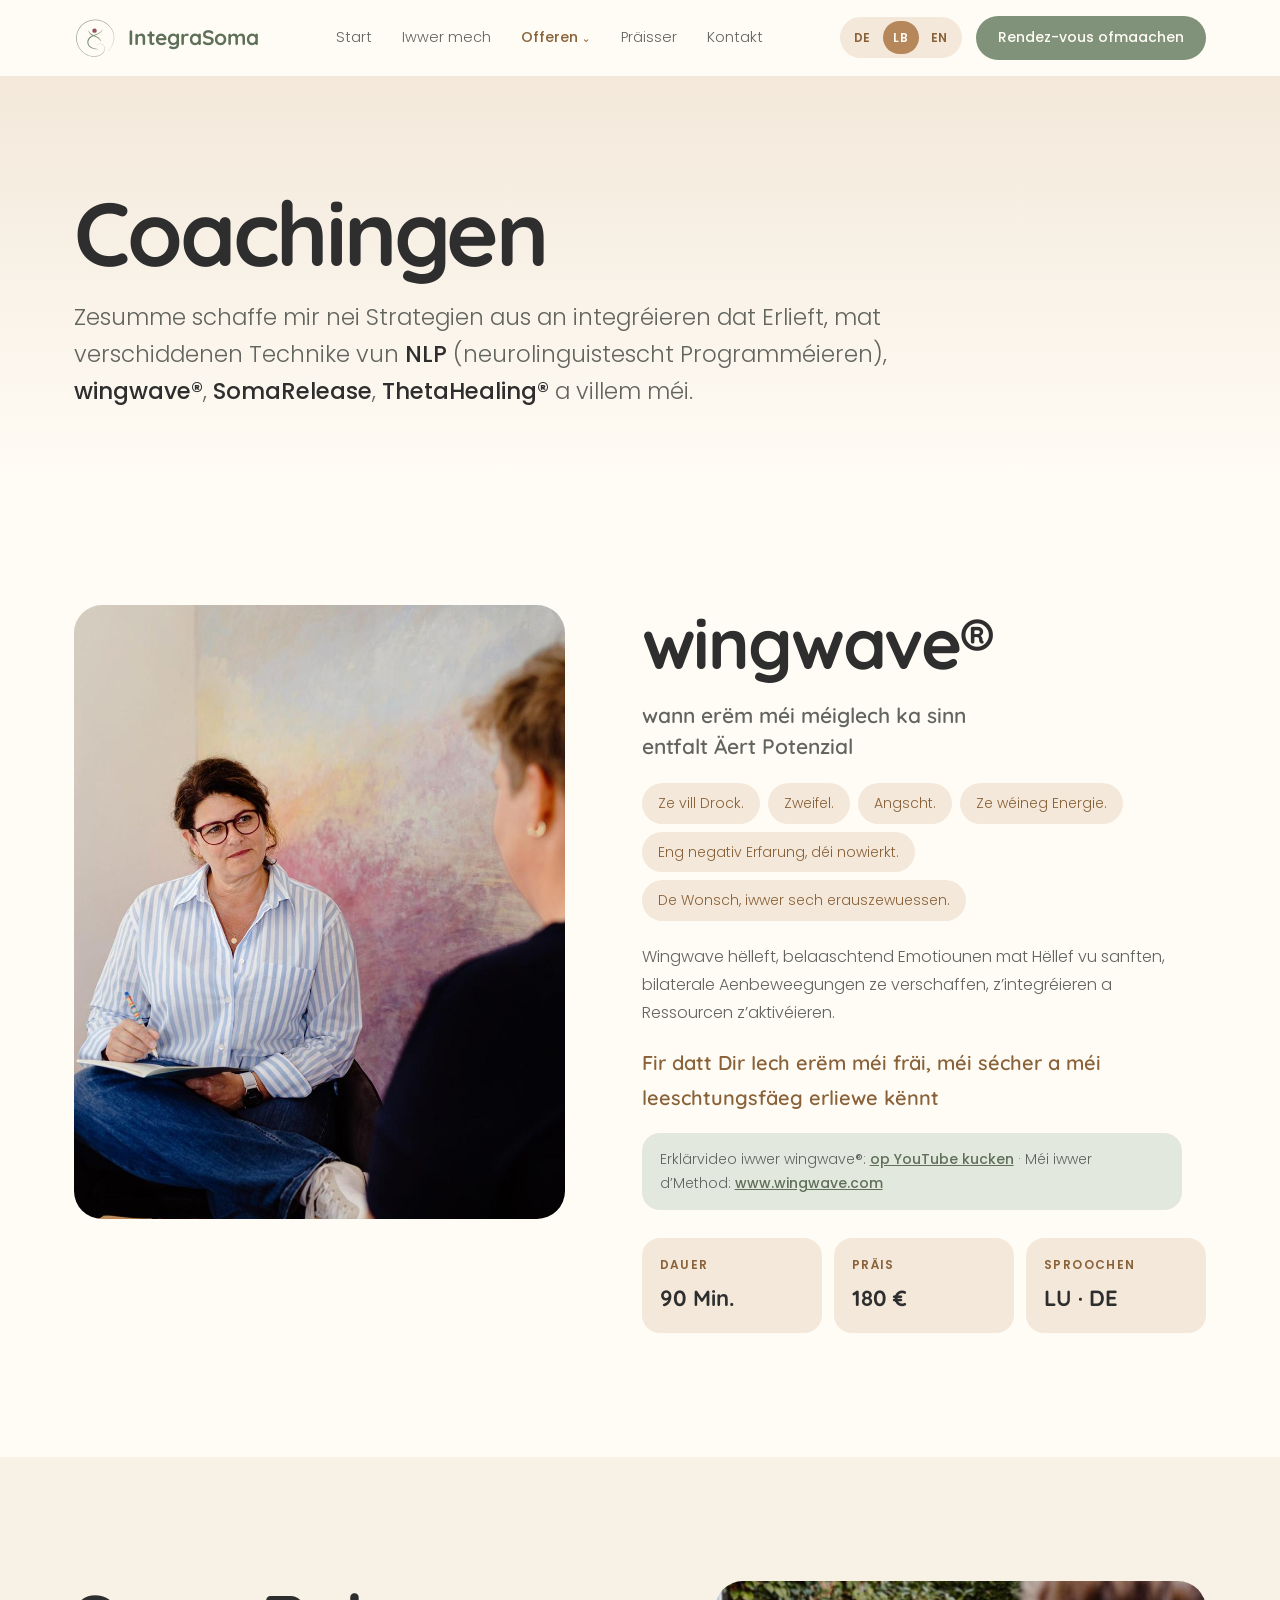
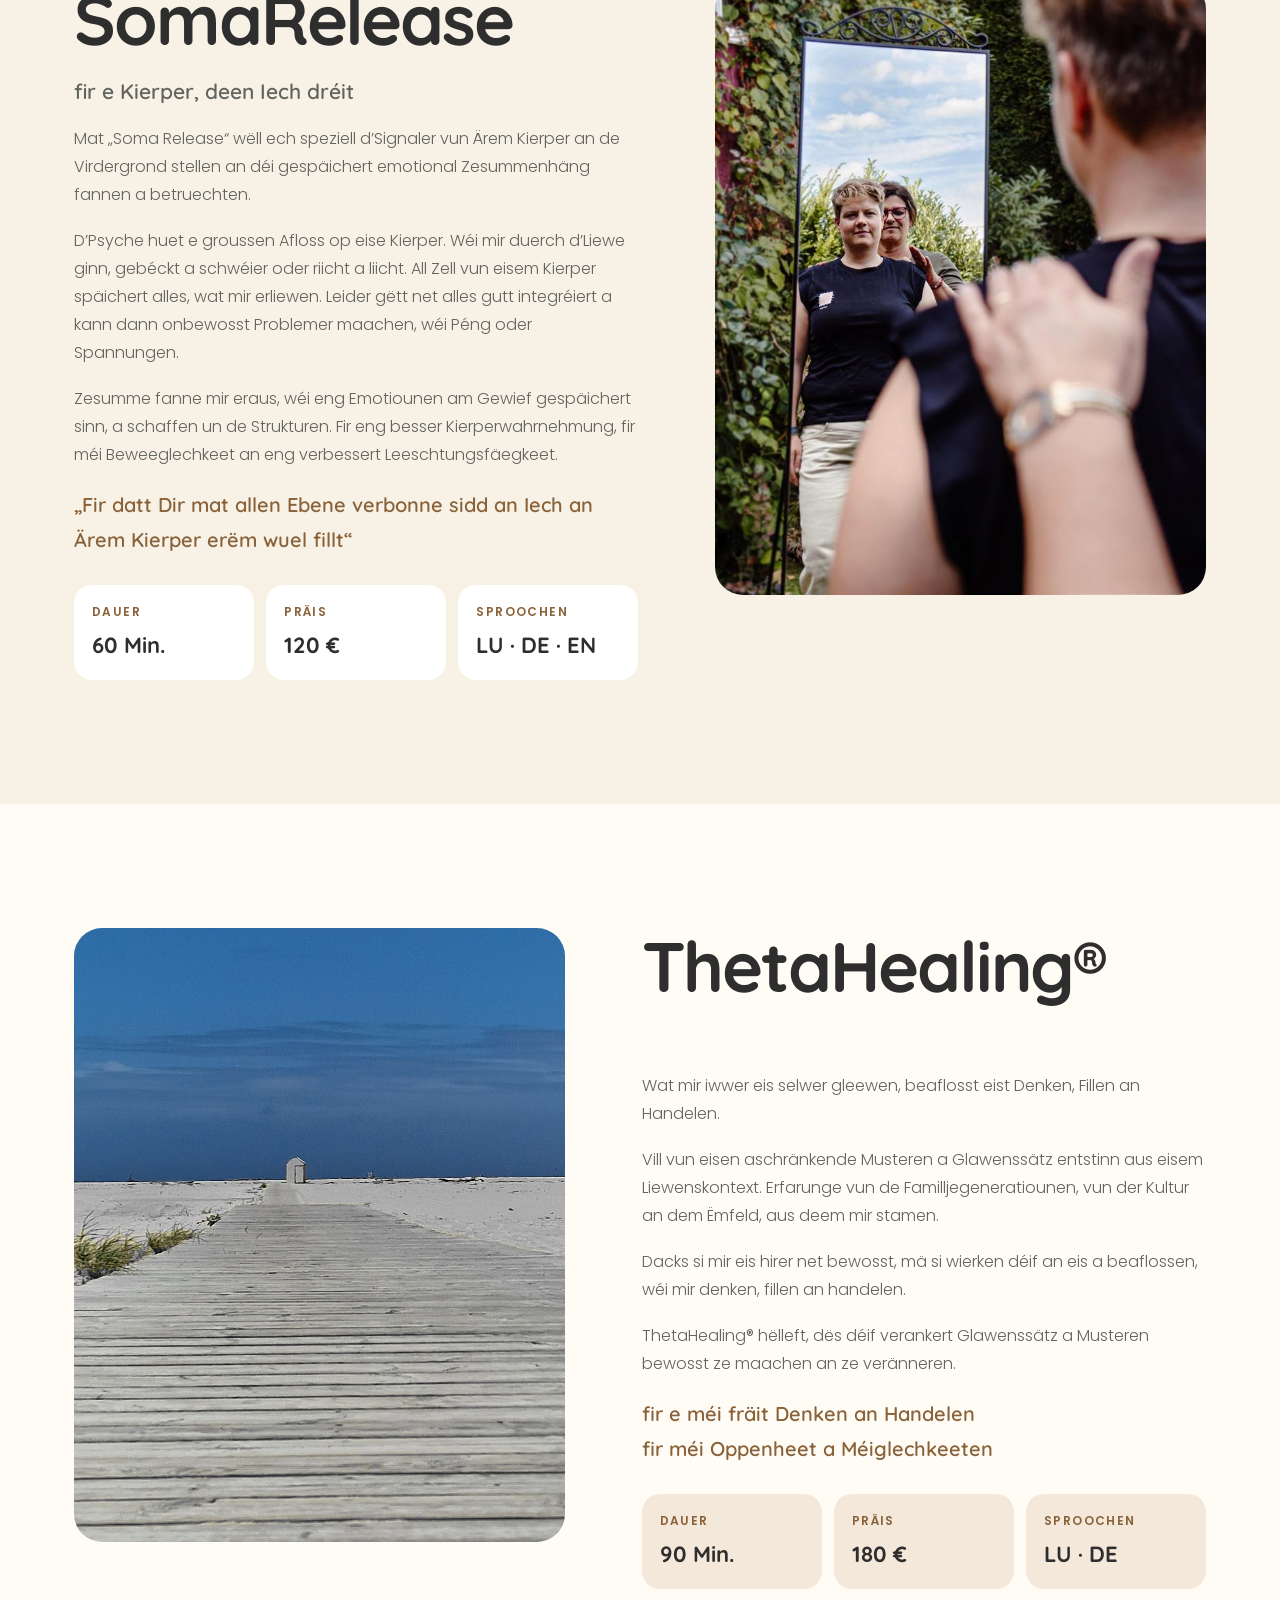
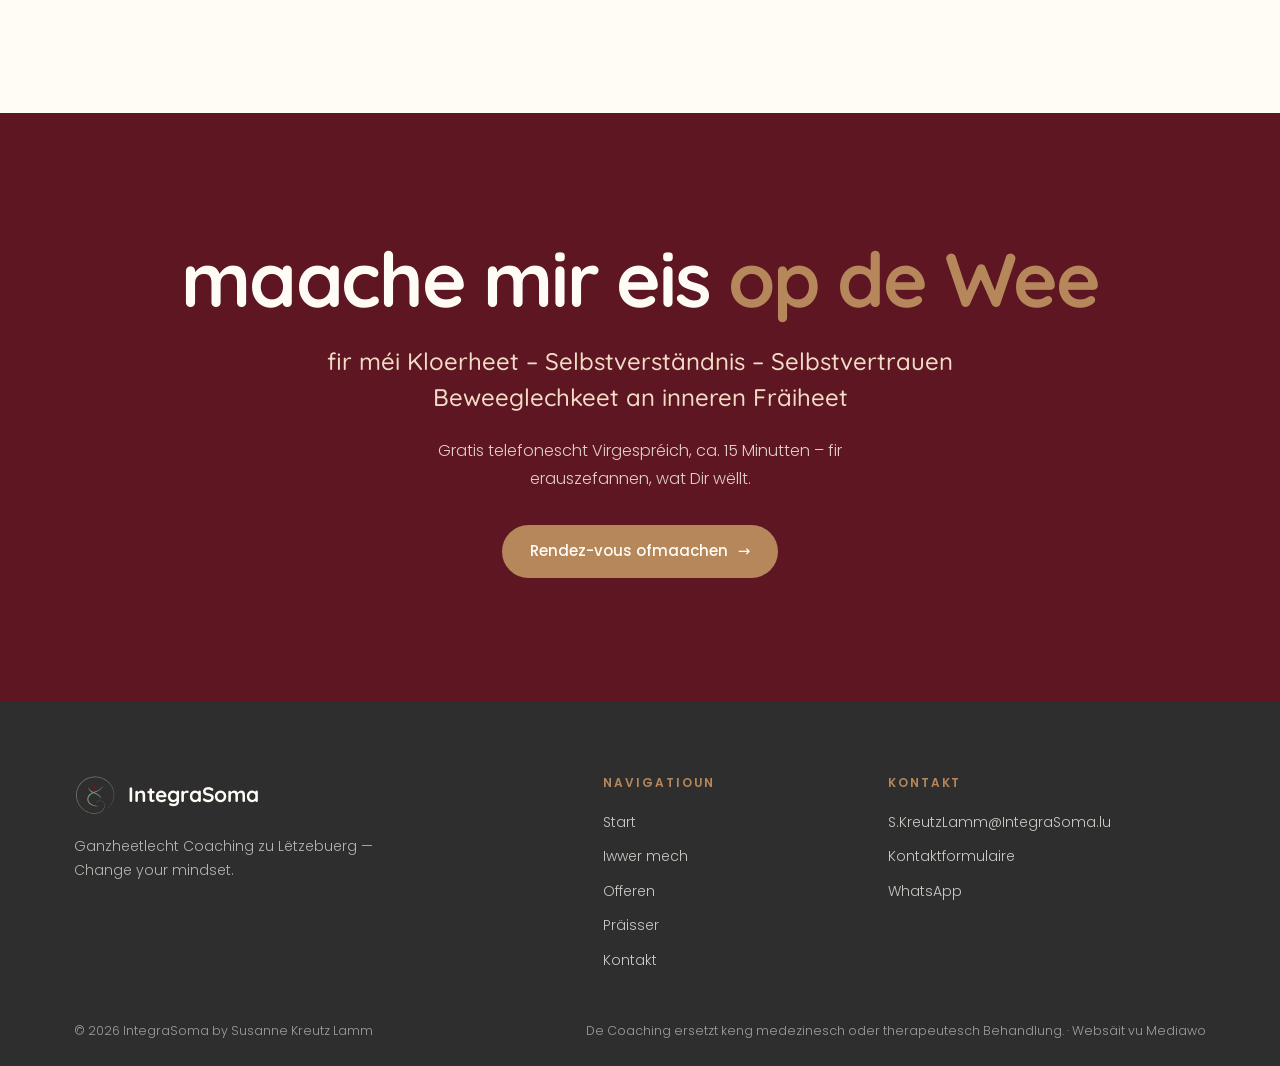
<file: lb/angebote.html>
<!doctype html>
<html lang="lb">
<head>
<meta charset="utf-8">
<meta name="viewport" content="width=device-width, initial-scale=1, viewport-fit=cover">
<meta name="claude:viewport-fit-sides" content="cover">
<title>Offeren – IntegraSoma</title>
<link rel="preconnect" href="https://fonts.googleapis.com">
<link rel="preconnect" href="https://fonts.gstatic.com" crossorigin>
<link rel="stylesheet" href="https://fonts.googleapis.com/css2?family=Quicksand:wght@500;600;700&family=Poppins:wght@300;400;500;600&display=swap">
<link rel="stylesheet" href="../style.css?v=2011e">
</head>
<body>
<header class="site-header">
  <div class="wrap">
    <a href="index.html" class="brand"><img src="../img/icon.svg" alt=""><b>IntegraSoma</b></a>
    <nav class="nav" aria-label="Haaptnavigatioun">
      <a href="index.html">Start</a>
      <a href="ueber-mich.html">Iwwer mech</a>
      <div class="nav-item">
        <a href="angebote.html" class="is-active">Offeren<span class="caret">⌄</span></a>
        <ul class="dropdown">
          <li><a href="angebote.html#wingwave">wingwave®</a></li>
          <li><a href="angebote.html#somarelease">SomaRelease</a></li>
          <li><a href="angebote.html#thetahealing">ThetaHealing®</a></li>
        </ul>
      </div>
      <a href="preisgestaltung.html">Präisser</a>
      <a href="kontakt.html">Kontakt</a>
    </nav>
    <div class="head-actions">
      <nav class="lang" aria-label="Sprooch wielen"><a href="../angebote.html" hreflang="de" lang="de">DE</a><a href="angebote.html" hreflang="lb" lang="lb" class="is-active" aria-current="true">LB</a><a href="../en/angebote.html" hreflang="en" lang="en">EN</a></nav>
      <a href="kontakt.html" class="btn header-cta">Rendez-vous ofmaachen</a>
      <button class="menu-btn" type="button" aria-label="Menü opmaachen" aria-expanded="false" aria-controls="mobile-nav"><span></span><span></span><span></span></button>
    </div>
  </div>
  <div class="mobile-nav" id="mobile-nav" hidden>
    <div class="wrap">
      <a href="index.html">Start</a>
      <a href="ueber-mich.html">Iwwer mech</a>
      <a href="angebote.html">Offeren</a>
      <div class="sub">
        <a href="angebote.html#wingwave">wingwave®</a>
        <a href="angebote.html#somarelease">SomaRelease</a>
        <a href="angebote.html#thetahealing">ThetaHealing®</a>
      </div>
      <a href="preisgestaltung.html">Präisser</a>
      <a href="kontakt.html">Kontakt</a>
      <a href="kontakt.html" class="btn">Rendez-vous ofmaachen</a>
    </div>
  </div>
</header>
<main>
<section class="page-hero">
  <div class="wrap">
    <h1>Coachingen</h1>
    <p>Zesumme schaffe mir nei Strategien aus an integréieren dat Erlieft, mat verschiddenen Technike vun <strong>NLP</strong> (neurolinguistescht Programméieren), <strong>wingwave®</strong>, <strong>SomaRelease</strong>, <strong>ThetaHealing®</strong> a villem méi.</p>
  </div>
</section>

<section class="detail" id="wingwave">
  <div class="wrap">
    <div class="media"><img src="../img/wingwave.jpg" alt="Susanne Kreutz Lamm an engem Coaching-Gespréich" style="object-position:50% 25%"></div>
    <div class="body">
      <h2>wingwave®</h2>
      <p class="tagline">wann erëm méi méiglech ka sinn<br>entfalt Äert Potenzial</p>
      <ul class="symptoms">
        <li>Ze vill Drock.</li><li>Zweifel.</li><li>Angscht.</li><li>Ze wéineg Energie.</li><li>Eng negativ Erfarung, déi nowierkt.</li><li>De Wonsch, iwwer sech erauszewuessen.</li>
      </ul>
      <p>Wingwave hëlleft, belaaschtend Emotiounen mat Hëllef vu sanften, bilaterale Aenbeweegungen ze verschaffen, z’integréieren a Ressourcen z’aktivéieren.</p>
      <p class="quote">Fir datt Dir Iech erëm méi fräi, méi sécher a méi leeschtungsfäeg erliewe kënnt</p>
      <p class="note">Erklärvideo iwwer wingwave®: <a href="https://youtu.be/jiJw6X8WRTY" target="_blank" rel="noopener">op YouTube kucken</a> · Méi iwwer d’Method: <a href="https://www.wingwave.com" target="_blank" rel="noopener">www.wingwave.com</a></p>
      <dl class="facts"><div><dt>Dauer</dt><dd>90 Min.</dd></div><div><dt>Präis</dt><dd>180 €</dd></div><div><dt>Sproochen</dt><dd>LU · DE</dd></div></dl>
    </div>
  </div>
</section>

<section class="detail flip soft" id="somarelease">
  <div class="wrap">
    <div class="media"><img src="../img/somarelease.jpg" alt="Coaching-Situatioun virum Spigel" style="object-position:38% 50%"></div>
    <div class="body">
      <h2>SomaRelease</h2>
      <p class="tagline">fir e Kierper, deen Iech dréit</p>
      <p>Mat „Soma Release“ wëll ech speziell d’Signaler vun Ärem Kierper an de Virdergrond stellen an déi gespäichert emotional Zesummenhäng fannen a betruechten.</p>
      <p>D’Psyche huet e groussen Afloss op eise Kierper. Wéi mir duerch d’Liewe ginn, gebéckt a schwéier oder riicht a liicht. All Zell vun eisem Kierper späichert alles, wat mir erliewen. Leider gëtt net alles gutt integréiert a kann dann onbewosst Problemer maachen, wéi Péng oder Spannungen.</p>
      <p>Zesumme fanne mir eraus, wéi eng Emotiounen am Gewief gespäichert sinn, a schaffen un de Strukturen. Fir eng besser Kierperwahrnehmung, fir méi Beweeglechkeet an eng verbessert Leeschtungsfäegkeet.</p>
      <p class="quote">„Fir datt Dir mat allen Ebene verbonne sidd an Iech an Ärem Kierper erëm wuel fillt“</p>
      <dl class="facts"><div><dt>Dauer</dt><dd>60 Min.</dd></div><div><dt>Präis</dt><dd>120 €</dd></div><div><dt>Sproochen</dt><dd>LU · DE · EN</dd></div></dl>
    </div>
  </div>
</section>

<section class="detail" id="thetahealing">
  <div class="wrap">
    <div class="media"><img src="../img/thetahealing-weg.jpg" alt="Holzstee duerch d’Dünen bis bei d’Mier" style="object-position:50% 55%"></div>
    <div class="body">
      <h2>ThetaHealing®</h2>
      <p class="tagline">wann d’Verännerung méi déif goe dierf</p>
      <p>Wat mir iwwer eis selwer gleewen, beaflosst eist Denken, Fillen an Handelen.</p>
      <p>Vill vun eisen aschränkende Musteren a Glawenssätz entstinn aus eisem Liewenskontext. Erfarunge vun de Familljegeneratiounen, vun der Kultur an dem Ëmfeld, aus deem mir stamen.</p>
      <p>Dacks si mir eis hirer net bewosst, mä si wierken déif an eis a beaflossen, wéi mir denken, fillen an handelen.</p>
      <p>ThetaHealing® hëlleft, dës déif verankert Glawenssätz a Musteren bewosst ze maachen an ze veränneren.</p>
      <p class="quote">fir e méi fräit Denken an Handelen<br>fir méi Oppenheet a Méiglechkeeten</p>
      <dl class="facts"><div><dt>Dauer</dt><dd>90 Min.</dd></div><div><dt>Präis</dt><dd>180 €</dd></div><div><dt>Sproochen</dt><dd>LU · DE</dd></div></dl>
    </div>
  </div>
</section>
<section class="cta">
  <div class="wrap">
    <h2>maache mir eis <em>op de Wee</em></h2>
    <p class="big">fir méi Kloerheet – Selbstverständnis – Selbstvertrauen<br>Beweeglechkeet an inneren Fräiheet</p>
    <p class="small">Gratis telefonescht Virgespréich, ca. 15 Minutten – fir erauszefannen, wat Dir wëllt.</p>
    <a href="kontakt.html" class="btn">Rendez-vous ofmaachen <span class="arr" aria-hidden="true">→</span></a>
  </div>
</section>
</main>
<footer class="site-footer">
  <div class="wrap">
    <div class="top">
      <div>
        <a href="index.html" class="brand"><img src="../img/icon.svg" alt=""><b>IntegraSoma</b></a>
        <p>Ganzheetlecht Coaching zu Lëtzebuerg — Change your mindset.</p>
      </div>
      <div>
        <h4>Navigatioun</h4>
        <ul>
          <li><a href="index.html">Start</a></li>
          <li><a href="ueber-mich.html">Iwwer mech</a></li>
          <li><a href="angebote.html">Offeren</a></li>
          <li><a href="preisgestaltung.html">Präisser</a></li>
          <li><a href="kontakt.html">Kontakt</a></li>
        </ul>
      </div>
      <div>
        <h4>Kontakt</h4>
        <ul>
          <li><a href="mailto:S.KreutzLamm@IntegraSoma.lu">S.KreutzLamm@IntegraSoma.lu</a></li>
          <li><a href="kontakt.html">Kontaktformulaire</a></li>
          <li><a href="https://wa.me/352621642123" target="_blank" rel="noopener">WhatsApp</a></li>
        </ul>
      </div>
    </div>
    <div class="bottom">
      <span>© 2026 IntegraSoma by Susanne Kreutz Lamm</span>
      <span>De Coaching ersetzt keng medezinesch oder therapeutesch Behandlung. · Websäit vu Mediawo</span>
    </div>
  </div>
</footer>
<script src="../main.js?v=2011e"></script>
</body>
</html>
</file>
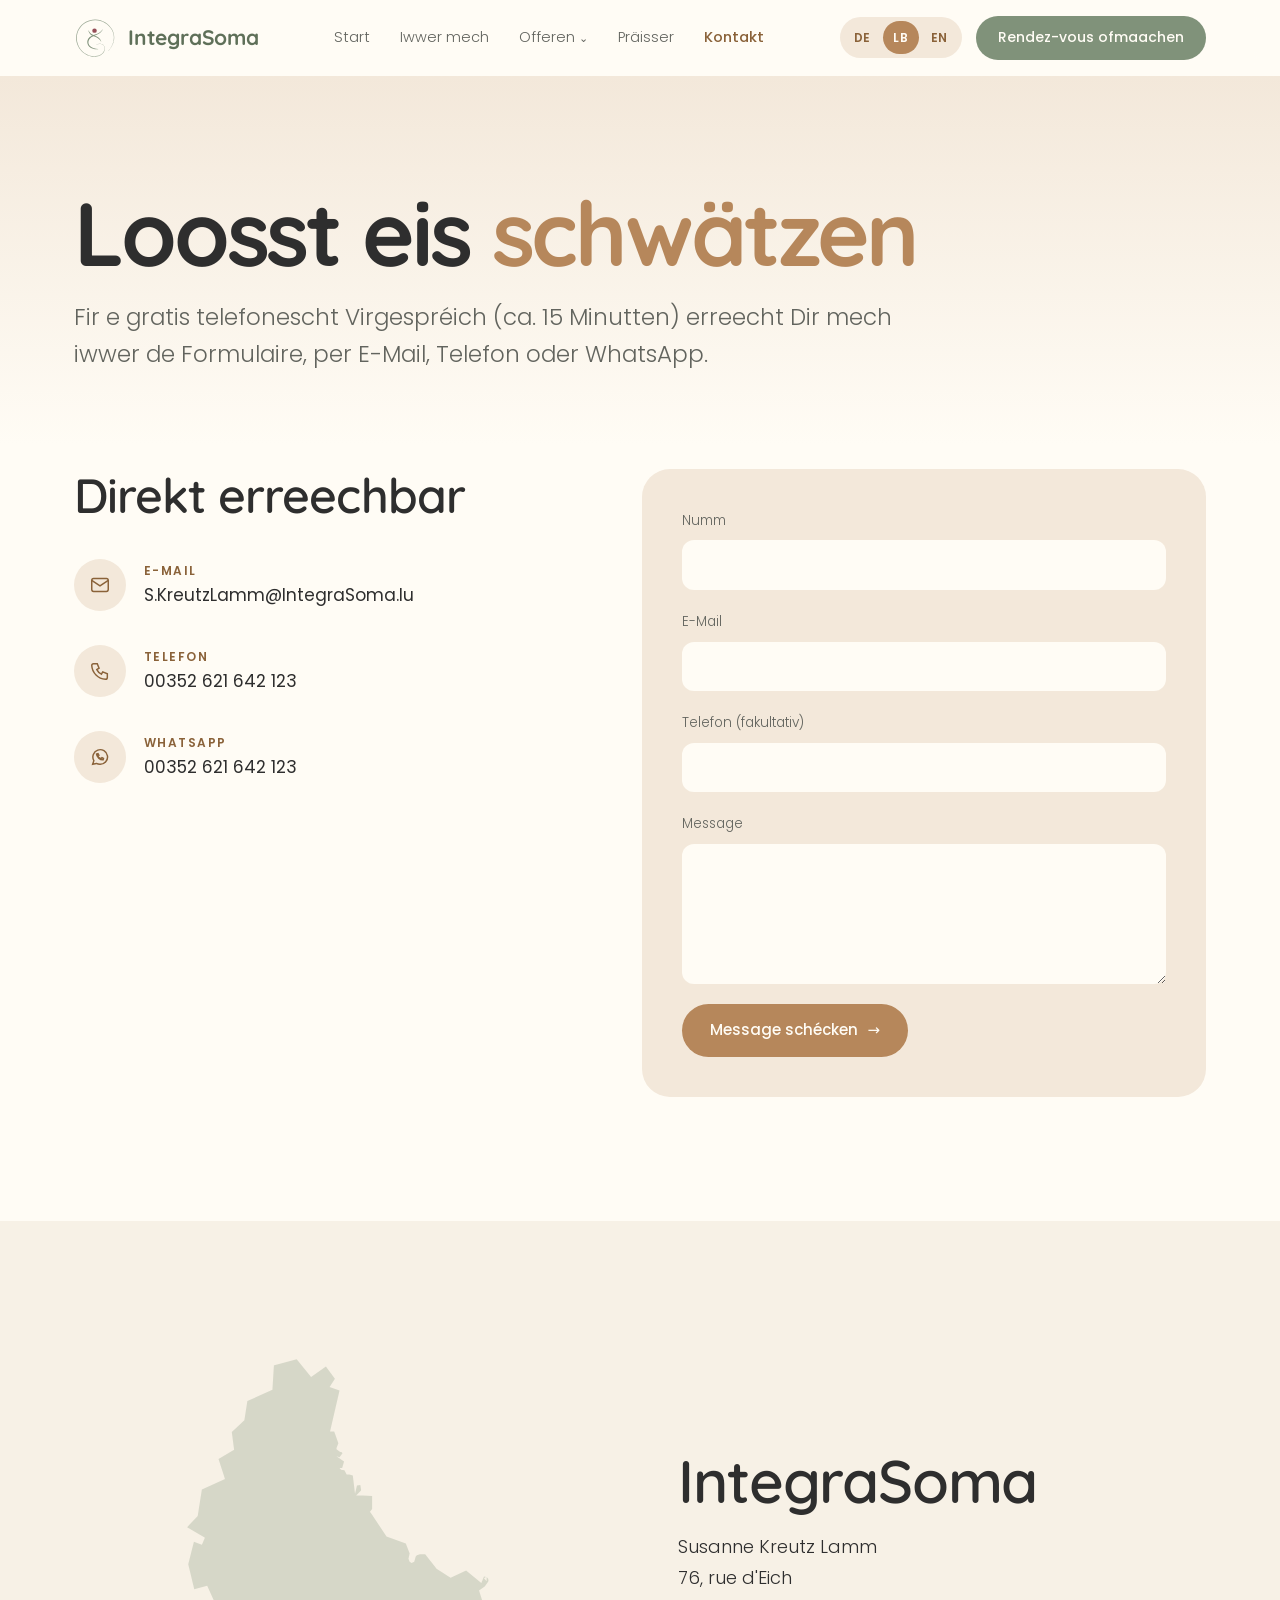
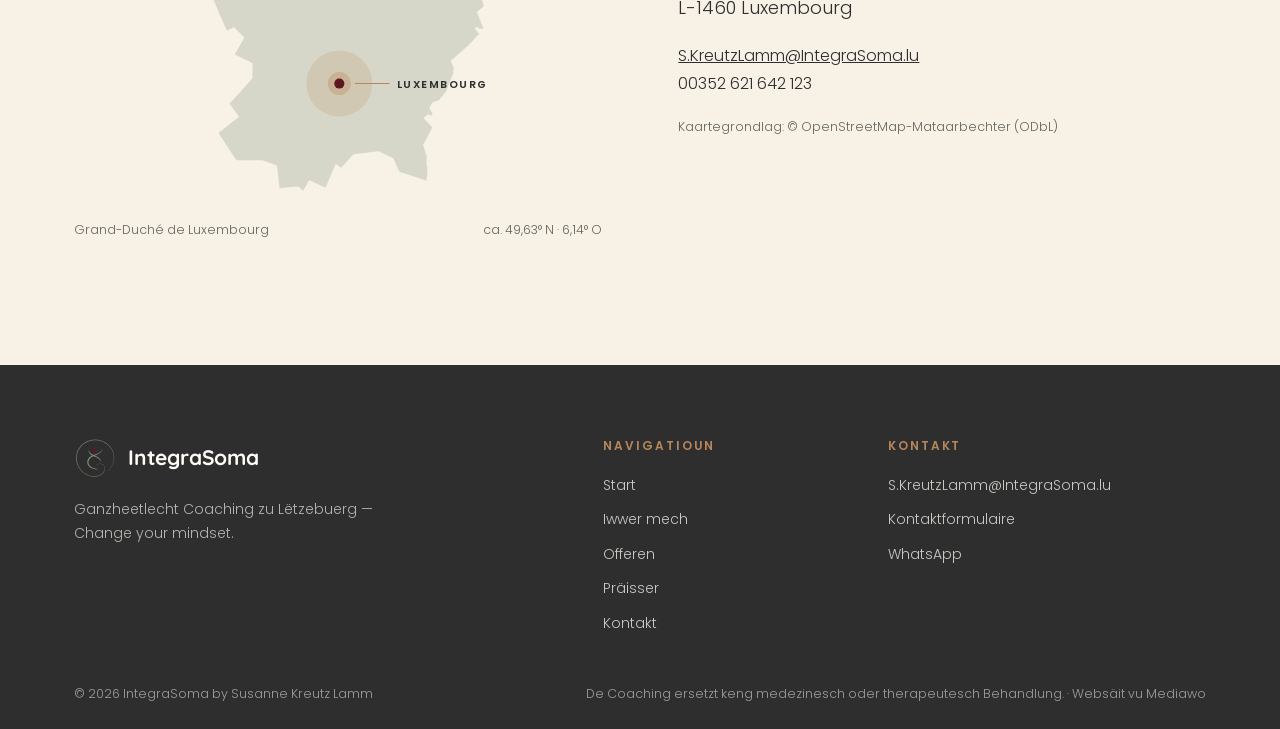
<file: lb/kontakt.html>
<!doctype html>
<html lang="lb">
<head>
<meta charset="utf-8">
<meta name="viewport" content="width=device-width, initial-scale=1, viewport-fit=cover">
<meta name="claude:viewport-fit-sides" content="cover">
<title>Kontakt – IntegraSoma</title>
<link rel="preconnect" href="https://fonts.googleapis.com">
<link rel="preconnect" href="https://fonts.gstatic.com" crossorigin>
<link rel="stylesheet" href="https://fonts.googleapis.com/css2?family=Quicksand:wght@500;600;700&family=Poppins:wght@300;400;500;600&display=swap">
<link rel="stylesheet" href="../style.css?v=2011e">
</head>
<body>
<header class="site-header">
  <div class="wrap">
    <a href="index.html" class="brand"><img src="../img/icon.svg" alt=""><b>IntegraSoma</b></a>
    <nav class="nav" aria-label="Haaptnavigatioun">
      <a href="index.html">Start</a>
      <a href="ueber-mich.html">Iwwer mech</a>
      <div class="nav-item">
        <a href="angebote.html">Offeren<span class="caret">⌄</span></a>
        <ul class="dropdown">
          <li><a href="angebote.html#wingwave">wingwave®</a></li>
          <li><a href="angebote.html#somarelease">SomaRelease</a></li>
          <li><a href="angebote.html#thetahealing">ThetaHealing®</a></li>
        </ul>
      </div>
      <a href="preisgestaltung.html">Präisser</a>
      <a href="kontakt.html" class="is-active">Kontakt</a>
    </nav>
    <div class="head-actions">
      <nav class="lang" aria-label="Sprooch wielen"><a href="../kontakt.html" hreflang="de" lang="de">DE</a><a href="kontakt.html" hreflang="lb" lang="lb" class="is-active" aria-current="true">LB</a><a href="../en/kontakt.html" hreflang="en" lang="en">EN</a></nav>
      <a href="kontakt.html" class="btn header-cta">Rendez-vous ofmaachen</a>
      <button class="menu-btn" type="button" aria-label="Menü opmaachen" aria-expanded="false" aria-controls="mobile-nav"><span></span><span></span><span></span></button>
    </div>
  </div>
  <div class="mobile-nav" id="mobile-nav" hidden>
    <div class="wrap">
      <a href="index.html">Start</a>
      <a href="ueber-mich.html">Iwwer mech</a>
      <a href="angebote.html">Offeren</a>
      <div class="sub">
        <a href="angebote.html#wingwave">wingwave®</a>
        <a href="angebote.html#somarelease">SomaRelease</a>
        <a href="angebote.html#thetahealing">ThetaHealing®</a>
      </div>
      <a href="preisgestaltung.html">Präisser</a>
      <a href="kontakt.html">Kontakt</a>
      <a href="kontakt.html" class="btn">Rendez-vous ofmaachen</a>
    </div>
  </div>
</header>
<main>
<section class="page-hero">
  <div class="wrap">
    <h1>Loosst eis <em>schwätzen</em></h1>
    <p>Fir e gratis telefonescht Virgespréich (ca. 15 Minutten) erreecht Dir mech iwwer de Formulaire, per E-Mail, Telefon oder WhatsApp.</p>
  </div>
</section>

<section class="contact" style="padding-top:24px">
  <div class="wrap">
    <div>
      <h2>Direkt erreechbar</h2>
      <div class="ways">
        <a class="way" href="mailto:S.KreutzLamm@IntegraSoma.lu"><span class="ico"><svg width="22" height="22" viewBox="0 0 24 24" fill="none" stroke="currentColor" stroke-width="1.6"><rect x="3" y="5" width="18" height="14" rx="2"/><path d="M3 7l9 6 9-6"/></svg></span><span><strong>E-Mail</strong>S.KreutzLamm@IntegraSoma.lu</span></a>
        <a class="way" href="tel:+352621642123"><span class="ico"><svg width="22" height="22" viewBox="0 0 24 24" fill="none" stroke="currentColor" stroke-width="1.6"><path d="M5 4h4l2 5-2.5 1.5a11 11 0 005 5L15 13l5 2v4a2 2 0 01-2 2A16 16 0 013 6a2 2 0 012-2z"/></svg></span><span><strong>Telefon</strong>00352 621 642 123</span></a>
        <a class="way" href="https://wa.me/352621642123" target="_blank" rel="noopener"><span class="ico"><svg width="22" height="22" viewBox="0 0 24 24" fill="none" stroke="currentColor" stroke-width="1.6"><path d="M4 20l1.3-4A8 8 0 1112 20a8 8 0 01-4-1z"/><path d="M9 9.5c.5 2 2 3.5 4 4.3l1.2-1.1 1.6.8-.4 1.6c-3.5.2-6.9-3-7.2-6.4l1.6-.5.8 1.5z"/></svg></span><span><strong>WhatsApp</strong>00352 621 642 123</span></a>
      </div>
    </div>
    <form class="form" data-contact-form>
      <label for="f-name">Numm<input id="f-name" type="text" name="name" required autocomplete="name"></label>
      <label for="f-mail">E-Mail<input id="f-mail" type="email" name="email" required autocomplete="email"></label>
      <label for="f-tel">Telefon (fakultativ)<input id="f-tel" type="tel" name="telefon" autocomplete="tel"></label>
      <label for="f-msg">Message<textarea id="f-msg" name="message" required></textarea></label>
      <button type="submit" class="btn btn-gold">Message schécken <span class="arr" aria-hidden="true">→</span></button>
      <p class="status" hidden>Virschau: De Formulaire ass nach net ugeschloss, de Message gouf net verschéckt.</p>
    </form>
  </div>
</section>

<section class="location soft">
  <div class="wrap">
    <div class="map">
      <svg viewBox="0 0 460 641" role="img" aria-label="Kaart vu Lëtzebuerg mam Standuert Lëtzebuerg-Stad">
        <path class="country" d="M141.0,28.2 L141.5,28.2 L172.7,20.0 L192.8,44.5 L213.4,29.8 L226.0,47.0 L218.6,58.4 L232.4,63.3 L219.2,120.6 L225.0,120.6 L230.8,136.9 L228.2,143.5 L228.2,145.1 L233.4,149.2 L235.0,149.2 L236.6,150.8 L232.4,156.5 L228.2,154.9 L238.7,162.3 L236.1,171.3 L232.4,171.3 L234.5,173.7 L239.2,174.5 L242.4,180.3 L246.1,180.3 L250.9,181.9 L254.0,207.2 L256.7,195.8 L261.4,195.0 L262.5,202.3 L262.0,203.2 L255.6,209.7 L265.1,209.7 L277.8,210.5 L277.8,228.5 L274.6,232.6 L275.7,233.4 L297.9,266.9 L324.8,276.7 L330.1,290.6 L328.5,298.0 L330.1,302.1 L332.8,303.7 L336.5,302.1 L338.6,294.7 L339.1,293.9 L340.2,293.1 L344.4,291.5 L351.8,291.5 L367.1,311.1 L367.6,311.9 L387.2,324.2 L408.8,314.4 L430.0,331.5 L433.7,322.5 L436.8,323.3 L436.3,323.3 L433.7,325.0 L437.4,329.1 L437.4,324.2 L437.4,323.3 L439.5,325.8 L440.0,328.3 L439.5,329.9 L434.7,336.4 L426.8,342.2 L433.7,364.2 L424.2,371.6 L423.6,372.4 L424.2,373.2 L433.1,395.3 L426.8,395.3 L427.3,395.3 L424.2,392.8 L423.6,392.8 L421.5,394.5 L421.0,394.5 L421.0,395.3 L421.5,395.3 L427.3,403.5 L426.8,403.5 L424.7,404.3 L423.6,405.9 L415.2,415.7 L414.6,414.9 L414.1,415.7 L414.1,416.6 L387.2,440.3 L392.5,451.7 L391.9,450.9 L390.3,455.8 L391.4,455.8 L380.8,482.8 L370.8,495.1 L362.9,497.5 L358.1,504.0 L358.1,507.3 L361.8,513.0 L361.8,515.5 L359.2,516.3 L356.0,514.7 L356.5,513.9 L356.0,506.5 L356.0,513.9 L356.0,514.7 L349.1,519.6 L361.8,532.7 L349.1,557.2 L348.1,556.4 L348.6,558.0 L349.1,558.0 L352.3,568.6 L351.8,568.6 L352.3,570.3 L353.4,571.1 L354.4,576.0 L353.4,576.8 L353.9,586.6 L354.9,587.4 L354.4,602.2 L353.4,603.0 L353.9,607.1 L315.8,594.8 L307.4,576.0 L286.8,566.2 L251.9,570.3 L234.5,589.1 L227.1,583.4 L212.8,616.9 L190.1,606.3 L181.7,621.0 L174.8,615.2 L173.7,615.2 L173.7,616.1 L173.2,616.1 L172.7,615.2 L148.9,617.7 L145.2,585.8 L124.6,578.5 L124.1,578.5 L88.7,578.5 L63.8,540.8 L92.4,517.9 L79.2,500.0 L110.9,464.8 L111.4,443.5 L86.6,431.3 L99.8,407.6 L85.0,392.8 L84.5,393.7 L83.4,394.5 L80.2,395.3 L79.7,396.1 L79.2,396.1 L78.1,396.9 L77.6,397.8 L74.9,396.9 L63.3,370.8 L63.3,370.0 L55.9,352.8 L55.4,352.0 L48.0,335.6 L30.0,340.5 L21.6,305.4 L29.5,274.3 L40.6,278.4 L44.8,268.6 L43.2,267.7 L20.0,253.8 L34.8,238.3 L40.6,201.5 L72.8,186.8 L63.8,159.0 L85.5,145.9 L82.3,121.4 L99.8,105.0 L104.0,78.1 L138.9,62.5 L141.0,28.2 Z"/>
        <g transform="translate(232.1 471.8)">
          <circle class="glow" r="46"/>
          <circle class="ring" r="16"/>
          <circle class="dot" r="7"/>
          <line x1="22" y1="0" x2="70" y2="0" class="lbl-line"/>
          <text x="80" y="6" class="lbl">LUXEMBOURG</text>
        </g>
      </svg>
      <div class="map-meta"><span>Grand-Duché de Luxembourg</span><span>ca. 49,63° N · 6,14° O</span></div>
    </div>
    <div class="info">
      <h2>IntegraSoma</h2>
      <address>Susanne Kreutz Lamm<br>76, rue d'Eich<br>L-1460 Luxembourg</address>
      <p><a href="mailto:S.KreutzLamm@IntegraSoma.lu">S.KreutzLamm@IntegraSoma.lu</a><br>00352 621 642 123</p>
      <p class="credit">Kaartegrondlag: © OpenStreetMap-Mataarbechter (ODbL)</p>
    </div>
  </div>
</section>
</main>
<footer class="site-footer">
  <div class="wrap">
    <div class="top">
      <div>
        <a href="index.html" class="brand"><img src="../img/icon.svg" alt=""><b>IntegraSoma</b></a>
        <p>Ganzheetlecht Coaching zu Lëtzebuerg — Change your mindset.</p>
      </div>
      <div>
        <h4>Navigatioun</h4>
        <ul>
          <li><a href="index.html">Start</a></li>
          <li><a href="ueber-mich.html">Iwwer mech</a></li>
          <li><a href="angebote.html">Offeren</a></li>
          <li><a href="preisgestaltung.html">Präisser</a></li>
          <li><a href="kontakt.html">Kontakt</a></li>
        </ul>
      </div>
      <div>
        <h4>Kontakt</h4>
        <ul>
          <li><a href="mailto:S.KreutzLamm@IntegraSoma.lu">S.KreutzLamm@IntegraSoma.lu</a></li>
          <li><a href="kontakt.html">Kontaktformulaire</a></li>
          <li><a href="https://wa.me/352621642123" target="_blank" rel="noopener">WhatsApp</a></li>
        </ul>
      </div>
    </div>
    <div class="bottom">
      <span>© 2026 IntegraSoma by Susanne Kreutz Lamm</span>
      <span>De Coaching ersetzt keng medezinesch oder therapeutesch Behandlung. · Websäit vu Mediawo</span>
    </div>
  </div>
</footer>
<script src="../main.js?v=2011e"></script>
</body>
</html>
</file>
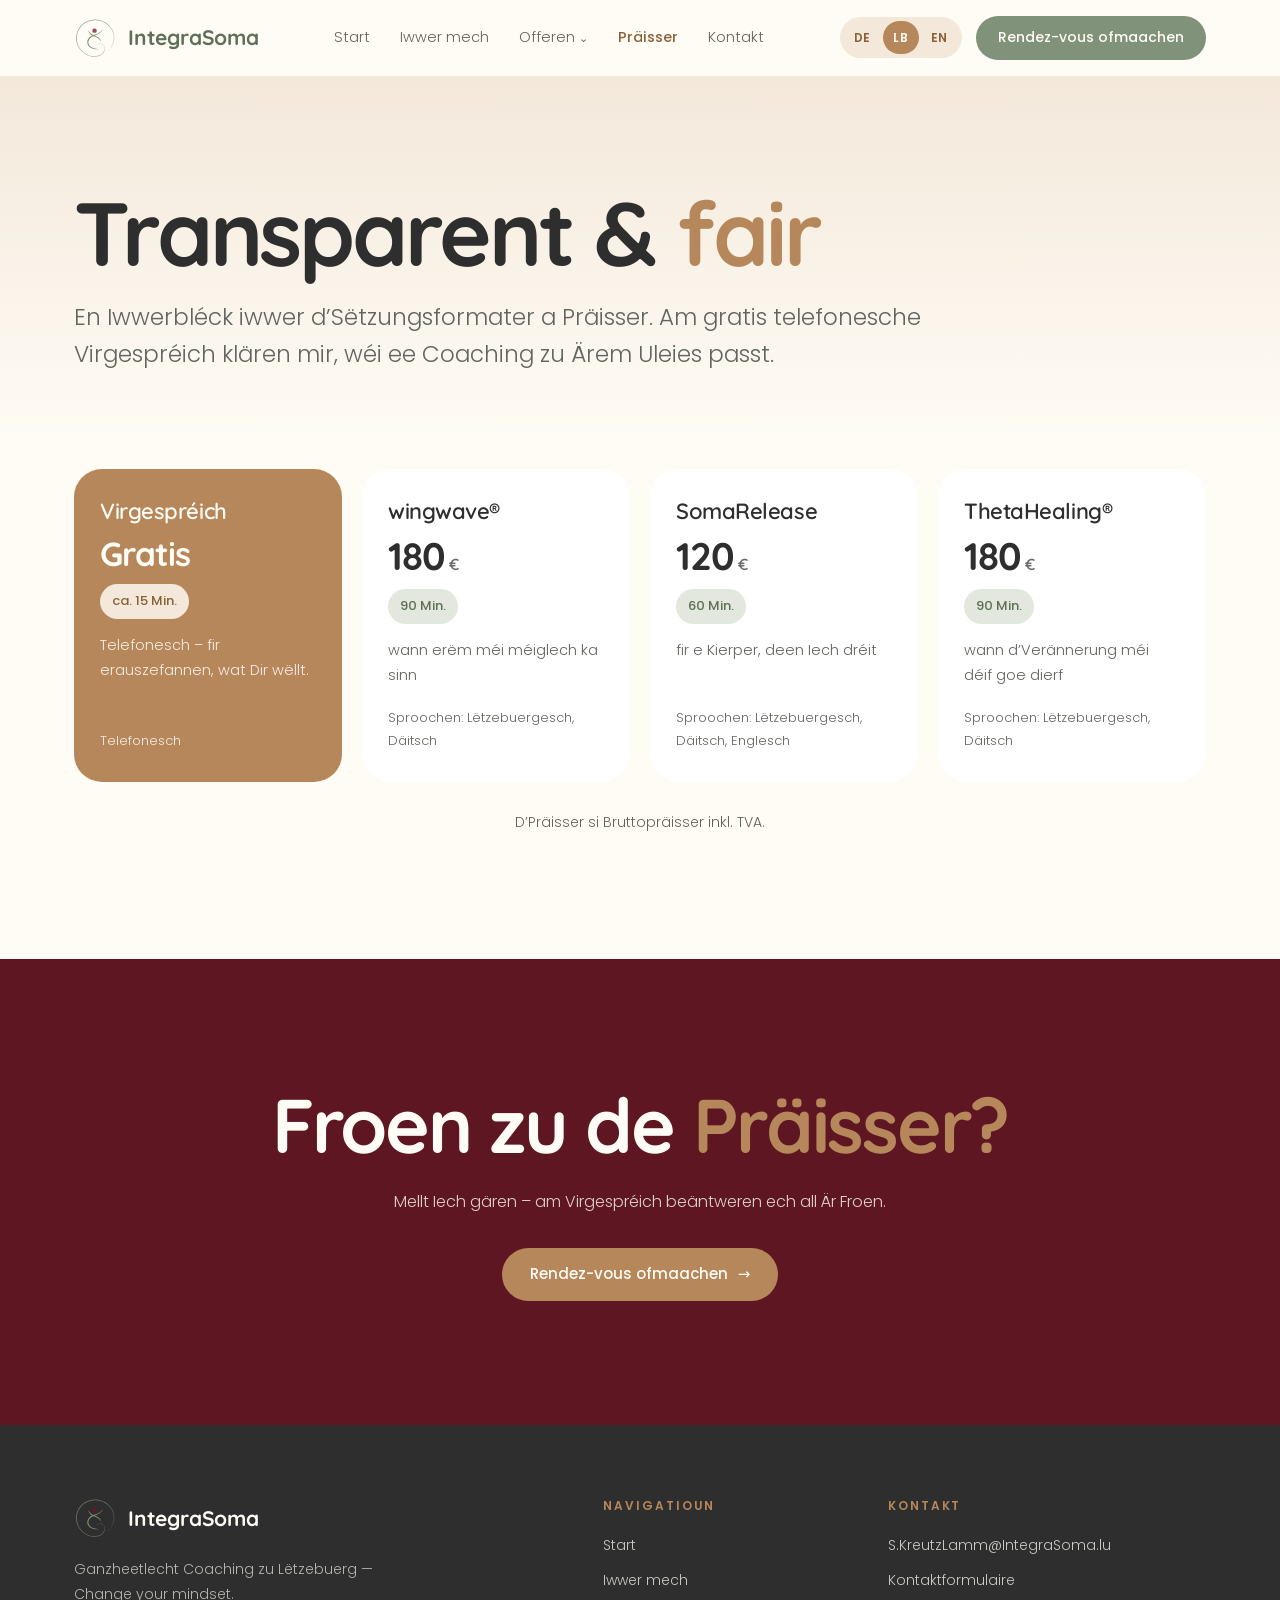
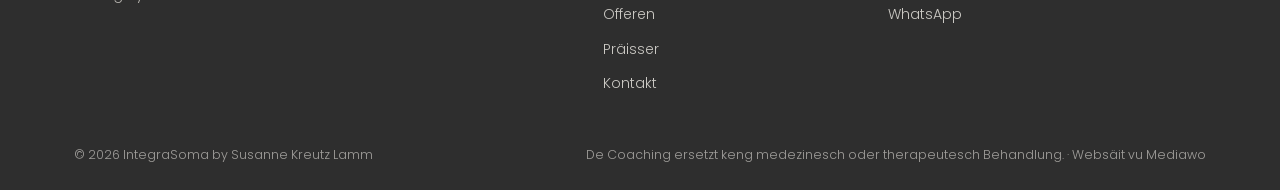
<file: lb/preisgestaltung.html>
<!doctype html>
<html lang="lb">
<head>
<meta charset="utf-8">
<meta name="viewport" content="width=device-width, initial-scale=1, viewport-fit=cover">
<meta name="claude:viewport-fit-sides" content="cover">
<title>Präisser – IntegraSoma</title>
<link rel="preconnect" href="https://fonts.googleapis.com">
<link rel="preconnect" href="https://fonts.gstatic.com" crossorigin>
<link rel="stylesheet" href="https://fonts.googleapis.com/css2?family=Quicksand:wght@500;600;700&family=Poppins:wght@300;400;500;600&display=swap">
<link rel="stylesheet" href="../style.css?v=2011e">
</head>
<body>
<header class="site-header">
  <div class="wrap">
    <a href="index.html" class="brand"><img src="../img/icon.svg" alt=""><b>IntegraSoma</b></a>
    <nav class="nav" aria-label="Haaptnavigatioun">
      <a href="index.html">Start</a>
      <a href="ueber-mich.html">Iwwer mech</a>
      <div class="nav-item">
        <a href="angebote.html">Offeren<span class="caret">⌄</span></a>
        <ul class="dropdown">
          <li><a href="angebote.html#wingwave">wingwave®</a></li>
          <li><a href="angebote.html#somarelease">SomaRelease</a></li>
          <li><a href="angebote.html#thetahealing">ThetaHealing®</a></li>
        </ul>
      </div>
      <a href="preisgestaltung.html" class="is-active">Präisser</a>
      <a href="kontakt.html">Kontakt</a>
    </nav>
    <div class="head-actions">
      <nav class="lang" aria-label="Sprooch wielen"><a href="../preisgestaltung.html" hreflang="de" lang="de">DE</a><a href="preisgestaltung.html" hreflang="lb" lang="lb" class="is-active" aria-current="true">LB</a><a href="../en/preisgestaltung.html" hreflang="en" lang="en">EN</a></nav>
      <a href="kontakt.html" class="btn header-cta">Rendez-vous ofmaachen</a>
      <button class="menu-btn" type="button" aria-label="Menü opmaachen" aria-expanded="false" aria-controls="mobile-nav"><span></span><span></span><span></span></button>
    </div>
  </div>
  <div class="mobile-nav" id="mobile-nav" hidden>
    <div class="wrap">
      <a href="index.html">Start</a>
      <a href="ueber-mich.html">Iwwer mech</a>
      <a href="angebote.html">Offeren</a>
      <div class="sub">
        <a href="angebote.html#wingwave">wingwave®</a>
        <a href="angebote.html#somarelease">SomaRelease</a>
        <a href="angebote.html#thetahealing">ThetaHealing®</a>
      </div>
      <a href="preisgestaltung.html">Präisser</a>
      <a href="kontakt.html">Kontakt</a>
      <a href="kontakt.html" class="btn">Rendez-vous ofmaachen</a>
    </div>
  </div>
</header>
<main>
<section class="page-hero">
  <div class="wrap">
    <h1>Transparent &amp; <em>fair</em></h1>
    <p>En Iwwerbléck iwwer d’Sëtzungsformater a Präisser. Am gratis telefonesche Virgespréich klären mir, wéi ee Coaching zu Ärem Uleies passt.</p>
  </div>
</section>

<section style="padding-top:24px">
  <div class="wrap">
    <div class="prices">
      <article class="price feat">
        <h3>Virgespréich</h3>
        <div class="amount">Gratis<small></small></div>
        <span class="pill">ca. 15 Min.</span>
        <p>Telefonesch – fir erauszefannen, wat Dir wëllt.</p>
        <div class="langs">Telefonesch</div>
      </article>
      <article class="price">
        <h3><a href="angebote.html#wingwave">wingwave®</a></h3>
        <div class="amount">180<small>€</small></div>
        <span class="pill sage">90 Min.</span>
        <p>wann erëm méi méiglech ka sinn</p>
        <div class="langs">Sproochen: Lëtzebuergesch, Däitsch</div>
      </article>
      <article class="price">
        <h3><a href="angebote.html#somarelease">SomaRelease</a></h3>
        <div class="amount">120<small>€</small></div>
        <span class="pill sage">60 Min.</span>
        <p>fir e Kierper, deen Iech dréit</p>
        <div class="langs">Sproochen: Lëtzebuergesch, Däitsch, Englesch</div>
      </article>
      <article class="price">
        <h3><a href="angebote.html#thetahealing">ThetaHealing®</a></h3>
        <div class="amount">180<small>€</small></div>
        <span class="pill sage">90 Min.</span>
        <p>wann d’Verännerung méi déif goe dierf</p>
        <div class="langs">Sproochen: Lëtzebuergesch, Däitsch</div>
      </article>
    </div>
    <p class="price-note">D’Präisser si Bruttopräisser inkl. TVA.</p>
  </div>
</section>

<section class="cta">
  <div class="wrap">
    <h2>Froen zu de <em>Präisser?</em></h2>
    <p class="small">Mellt Iech gären – am Virgespréich beäntweren ech all Är Froen.</p>
    <a href="kontakt.html" class="btn">Rendez-vous ofmaachen <span class="arr" aria-hidden="true">→</span></a>
  </div>
</section>
</main>
<footer class="site-footer">
  <div class="wrap">
    <div class="top">
      <div>
        <a href="index.html" class="brand"><img src="../img/icon.svg" alt=""><b>IntegraSoma</b></a>
        <p>Ganzheetlecht Coaching zu Lëtzebuerg — Change your mindset.</p>
      </div>
      <div>
        <h4>Navigatioun</h4>
        <ul>
          <li><a href="index.html">Start</a></li>
          <li><a href="ueber-mich.html">Iwwer mech</a></li>
          <li><a href="angebote.html">Offeren</a></li>
          <li><a href="preisgestaltung.html">Präisser</a></li>
          <li><a href="kontakt.html">Kontakt</a></li>
        </ul>
      </div>
      <div>
        <h4>Kontakt</h4>
        <ul>
          <li><a href="mailto:S.KreutzLamm@IntegraSoma.lu">S.KreutzLamm@IntegraSoma.lu</a></li>
          <li><a href="kontakt.html">Kontaktformulaire</a></li>
          <li><a href="https://wa.me/352621642123" target="_blank" rel="noopener">WhatsApp</a></li>
        </ul>
      </div>
    </div>
    <div class="bottom">
      <span>© 2026 IntegraSoma by Susanne Kreutz Lamm</span>
      <span>De Coaching ersetzt keng medezinesch oder therapeutesch Behandlung. · Websäit vu Mediawo</span>
    </div>
  </div>
</footer>
<script src="../main.js?v=2011e"></script>
</body>
</html>
</file>
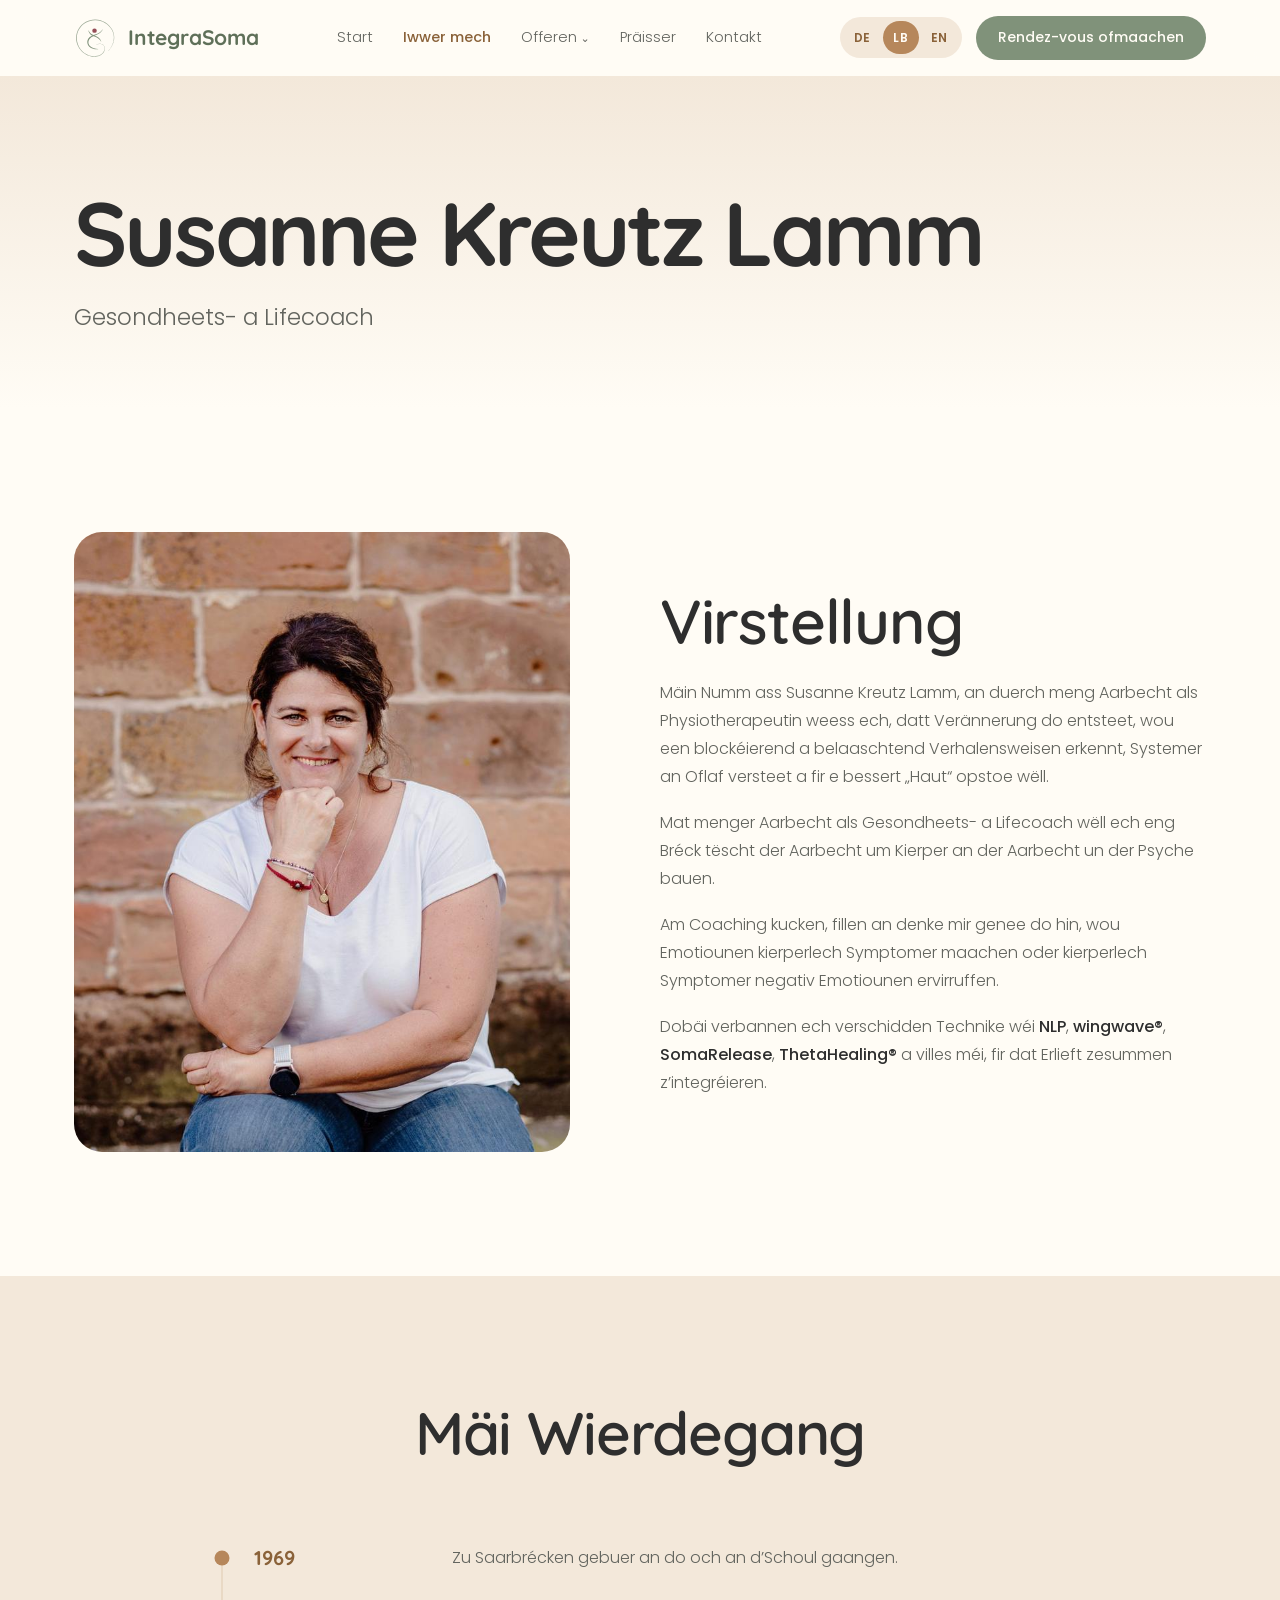
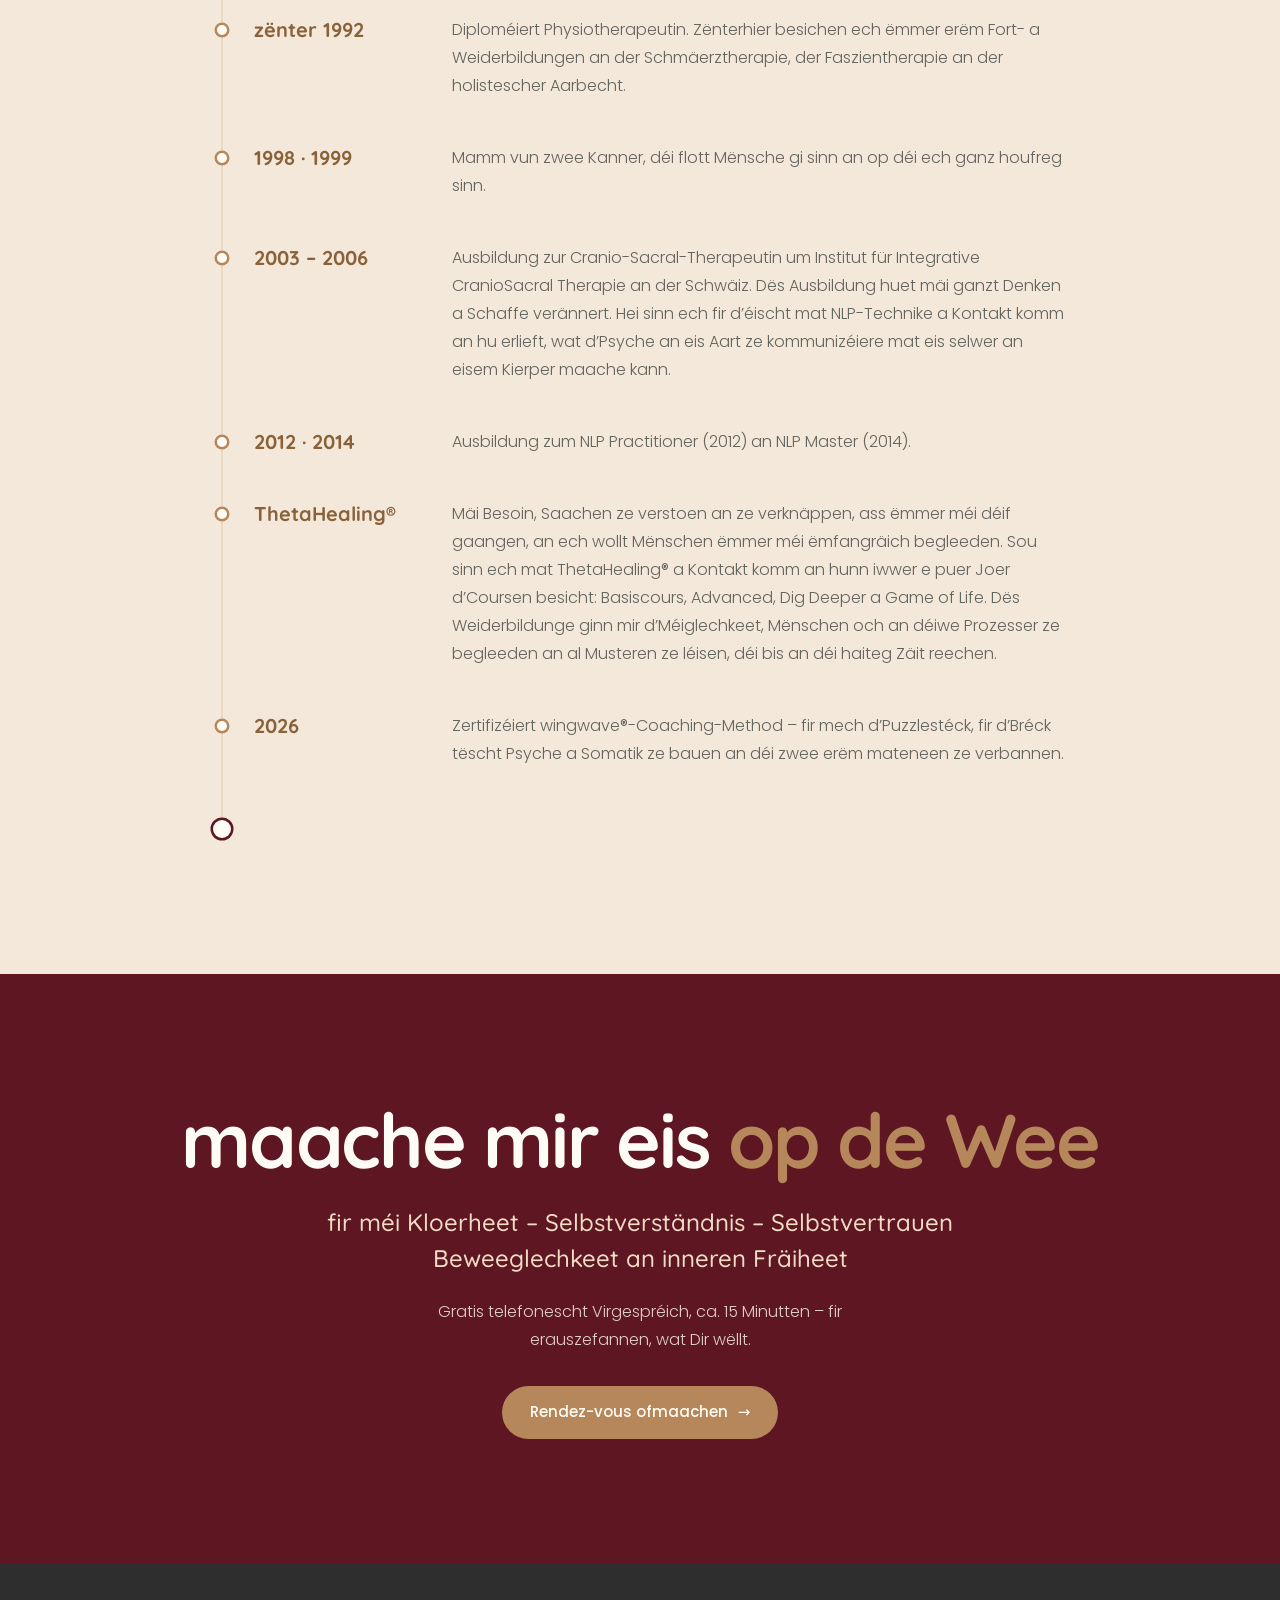
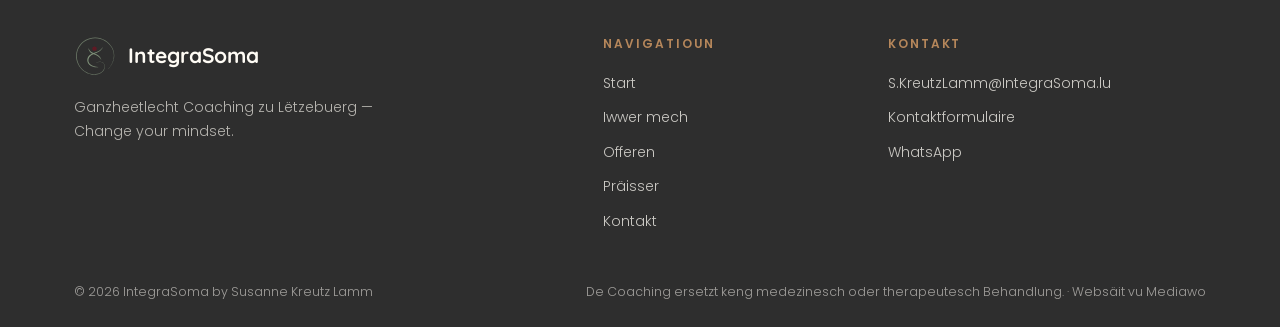
<file: lb/ueber-mich.html>
<!doctype html>
<html lang="lb">
<head>
<meta charset="utf-8">
<meta name="viewport" content="width=device-width, initial-scale=1, viewport-fit=cover">
<meta name="claude:viewport-fit-sides" content="cover">
<title>Iwwer mech – IntegraSoma</title>
<link rel="preconnect" href="https://fonts.googleapis.com">
<link rel="preconnect" href="https://fonts.gstatic.com" crossorigin>
<link rel="stylesheet" href="https://fonts.googleapis.com/css2?family=Quicksand:wght@500;600;700&family=Poppins:wght@300;400;500;600&display=swap">
<link rel="stylesheet" href="../style.css?v=2011e">
</head>
<body>
<header class="site-header">
  <div class="wrap">
    <a href="index.html" class="brand"><img src="../img/icon.svg" alt=""><b>IntegraSoma</b></a>
    <nav class="nav" aria-label="Haaptnavigatioun">
      <a href="index.html">Start</a>
      <a href="ueber-mich.html" class="is-active">Iwwer mech</a>
      <div class="nav-item">
        <a href="angebote.html">Offeren<span class="caret">⌄</span></a>
        <ul class="dropdown">
          <li><a href="angebote.html#wingwave">wingwave®</a></li>
          <li><a href="angebote.html#somarelease">SomaRelease</a></li>
          <li><a href="angebote.html#thetahealing">ThetaHealing®</a></li>
        </ul>
      </div>
      <a href="preisgestaltung.html">Präisser</a>
      <a href="kontakt.html">Kontakt</a>
    </nav>
    <div class="head-actions">
      <nav class="lang" aria-label="Sprooch wielen"><a href="../ueber-mich.html" hreflang="de" lang="de">DE</a><a href="ueber-mich.html" hreflang="lb" lang="lb" class="is-active" aria-current="true">LB</a><a href="../en/ueber-mich.html" hreflang="en" lang="en">EN</a></nav>
      <a href="kontakt.html" class="btn header-cta">Rendez-vous ofmaachen</a>
      <button class="menu-btn" type="button" aria-label="Menü opmaachen" aria-expanded="false" aria-controls="mobile-nav"><span></span><span></span><span></span></button>
    </div>
  </div>
  <div class="mobile-nav" id="mobile-nav" hidden>
    <div class="wrap">
      <a href="index.html">Start</a>
      <a href="ueber-mich.html">Iwwer mech</a>
      <a href="angebote.html">Offeren</a>
      <div class="sub">
        <a href="angebote.html#wingwave">wingwave®</a>
        <a href="angebote.html#somarelease">SomaRelease</a>
        <a href="angebote.html#thetahealing">ThetaHealing®</a>
      </div>
      <a href="preisgestaltung.html">Präisser</a>
      <a href="kontakt.html">Kontakt</a>
      <a href="kontakt.html" class="btn">Rendez-vous ofmaachen</a>
    </div>
  </div>
</header>
<main>
<section class="page-hero">
  <div class="wrap">
    <h1>Susanne Kreutz Lamm</h1>
    <p>Gesondheets- a Lifecoach</p>
  </div>
</section>

<section class="split">
  <div class="wrap">
    <div class="media"><img src="../img/susanne-portrait.jpg" alt="Susanne Kreutz Lamm" style="object-position:50% 30%"></div>
    <div class="body">
      <h2>Virstellung</h2>
      <p>Mäin Numm ass Susanne Kreutz Lamm, an duerch meng Aarbecht als Physiotherapeutin weess ech, datt Verännerung do entsteet, wou een blockéierend a belaaschtend Verhalensweisen erkennt, Systemer an Oflaf versteet a fir e bessert „Haut“ opstoe wëll.</p>
      <p>Mat menger Aarbecht als Gesondheets- a Lifecoach wëll ech eng Bréck tëscht der Aarbecht um Kierper an der Aarbecht un der Psyche bauen.</p>
      <p>Am Coaching kucken, fillen an denke mir genee do hin, wou Emotiounen kierperlech Symptomer maachen oder kierperlech Symptomer negativ Emotiounen ervirruffen.</p>
      <p>Dobäi verbannen ech verschidden Technike wéi <strong>NLP</strong>, <strong>wingwave®</strong>, <strong>SomaRelease</strong>, <strong>ThetaHealing®</strong> a villes méi, fir dat Erlieft zesummen z’integréieren.</p>
    </div>
  </div>
</section>

<section class="goldsoft">
  <div class="wrap">
    <div class="sec-head center">
      <h2>Mäi Wierdegang</h2>
    </div>
    <div class="tl-wrap"><ol class="timeline">
      <li><span class="tl-year">1969</span><p>Zu Saarbrécken gebuer an do och an d’Schoul gaangen.</p></li>
      <li><span class="tl-year">zënter 1992</span><p>Diploméiert Physiotherapeutin. Zënterhier besichen ech ëmmer erëm Fort- a Weiderbildungen an der Schmäerztherapie, der Faszientherapie an der holistescher Aarbecht.</p></li>
      <li><span class="tl-year">1998 · 1999</span><p>Mamm vun zwee Kanner, déi flott Mënsche gi sinn an op déi ech ganz houfreg sinn.</p></li>
      <li><span class="tl-year">2003 – 2006</span><p>Ausbildung zur Cranio-Sacral-Therapeutin um Institut für Integrative CranioSacral Therapie an der Schwäiz. Dës Ausbildung huet mäi ganzt Denken a Schaffe verännert. Hei sinn ech fir d’éischt mat NLP-Technike a Kontakt komm an hu erlieft, wat d’Psyche an eis Aart ze kommunizéiere mat eis selwer an eisem Kierper maache kann.</p></li>
      <li><span class="tl-year">2012 · 2014</span><p>Ausbildung zum NLP Practitioner (2012) an NLP Master (2014).</p></li>
      <li><span class="tl-year">ThetaHealing®</span><p>Mäi Besoin, Saachen ze verstoen an ze verknäppen, ass ëmmer méi déif gaangen, an ech wollt Mënschen ëmmer méi ëmfangräich begleeden. Sou sinn ech mat ThetaHealing® a Kontakt komm an hunn iwwer e puer Joer d’Coursen besicht: Basiscours, Advanced, Dig Deeper a Game of Life. Dës Weiderbildunge ginn mir d’Méiglechkeet, Mënschen och an déiwe Prozesser ze begleeden an al Musteren ze léisen, déi bis an déi haiteg Zäit reechen.</p></li>
      <li><span class="tl-year">2026</span><p>Zertifizéiert wingwave®-Coaching-Method – fir mech d’Puzzlestéck, fir d’Bréck tëscht Psyche a Somatik ze bauen an déi zwee erëm mateneen ze verbannen.</p></li>
    </ol>
    <div class="tl-finale"><span class="tl-dot" aria-hidden="true"></span><strong>Startschoss fir IntegraSoma</strong></div></div>
  </div>
</section>
<section class="cta">
  <div class="wrap">
    <h2>maache mir eis <em>op de Wee</em></h2>
    <p class="big">fir méi Kloerheet – Selbstverständnis – Selbstvertrauen<br>Beweeglechkeet an inneren Fräiheet</p>
    <p class="small">Gratis telefonescht Virgespréich, ca. 15 Minutten – fir erauszefannen, wat Dir wëllt.</p>
    <a href="kontakt.html" class="btn">Rendez-vous ofmaachen <span class="arr" aria-hidden="true">→</span></a>
  </div>
</section>
</main>
<footer class="site-footer">
  <div class="wrap">
    <div class="top">
      <div>
        <a href="index.html" class="brand"><img src="../img/icon.svg" alt=""><b>IntegraSoma</b></a>
        <p>Ganzheetlecht Coaching zu Lëtzebuerg — Change your mindset.</p>
      </div>
      <div>
        <h4>Navigatioun</h4>
        <ul>
          <li><a href="index.html">Start</a></li>
          <li><a href="ueber-mich.html">Iwwer mech</a></li>
          <li><a href="angebote.html">Offeren</a></li>
          <li><a href="preisgestaltung.html">Präisser</a></li>
          <li><a href="kontakt.html">Kontakt</a></li>
        </ul>
      </div>
      <div>
        <h4>Kontakt</h4>
        <ul>
          <li><a href="mailto:S.KreutzLamm@IntegraSoma.lu">S.KreutzLamm@IntegraSoma.lu</a></li>
          <li><a href="kontakt.html">Kontaktformulaire</a></li>
          <li><a href="https://wa.me/352621642123" target="_blank" rel="noopener">WhatsApp</a></li>
        </ul>
      </div>
    </div>
    <div class="bottom">
      <span>© 2026 IntegraSoma by Susanne Kreutz Lamm</span>
      <span>De Coaching ersetzt keng medezinesch oder therapeutesch Behandlung. · Websäit vu Mediawo</span>
    </div>
  </div>
</footer>
<script src="../main.js?v=2011e"></script>
</body>
</html>
</file>
<file: style.css>
/* IntegraSoma – helles, ruhiges Design: Creme-Grund, Salbeigrün, Goldbraun als warmer Akzent, Weinrot sparsam */
:root {
  --sage: #80927A;
  --sage-deep: #5F7059;
  --sage-soft: #E3E8DE;
  --gold: #B6875B;
  --gold-deep: #8A6239;
  --gold-soft: #F3E8DA;
  --wine: #5D1622;
  --cream: #FFFCF5;
  --charcoal: #2E2E2E;

  --bg: var(--cream);
  --bg-soft: #F7F1E6;
  --card: #FFFFFF;
  --fg: var(--charcoal);
  --muted: #62645E;
  --line: #E8E0D2;

  --f-display: "Quicksand", "Nunito", system-ui, sans-serif;
  --f-body: "Poppins", system-ui, -apple-system, "Segoe UI", sans-serif;

  --maxw: 1180px;
  --r-lg: 28px;
  --r-md: 18px;
  --shadow: 0 24px 50px -32px rgba(138, 98, 57, .45);
  color-scheme: light;
}

* { box-sizing: border-box; }
html { scroll-behavior: smooth; }
@media (prefers-reduced-motion: reduce) { html { scroll-behavior: auto; } *, *::before { animation: none !important; transition: none !important; } }
body {
  margin: 0; background: var(--bg); color: var(--fg);
  font-family: var(--f-body); font-size: 16px; font-weight: 300; line-height: 1.75;
  -webkit-font-smoothing: antialiased;
}
img { max-width: 100%; display: block; }
.wrap {
  max-width: var(--maxw); margin: 0 auto;
  padding-left: max(24px, env(safe-area-inset-left, 0px));
  padding-right: max(24px, env(safe-area-inset-right, 0px));
}
h1, h2, h3, h4 { font-family: var(--f-display); font-weight: 600; line-height: 1.1; margin: 0; text-wrap: balance; letter-spacing: -0.02em; }
h1 em, h2 em { font-style: normal; color: var(--gold); }
p { margin: 0; }
strong { font-weight: 500; }
a { color: inherit; }
.eyebrow { display: inline-flex; align-items: center; gap: 12px; font-size: 12.5px; letter-spacing: .16em; text-transform: uppercase; color: var(--gold-deep); font-weight: 600; }
.eyebrow::before { content: ""; width: 28px; height: 1px; background: var(--gold); }

.btn {
  display: inline-flex; align-items: center; gap: 10px;
  background: var(--sage); color: var(--cream);
  font: 500 15px/1 var(--f-body); text-decoration: none;
  padding: 17px 28px; border-radius: 999px; border: 0; cursor: pointer;
  transition: transform .25s ease, background .25s ease, color .25s ease;
}
.btn:hover { transform: translateY(-2px); background: var(--sage-deep); }
.btn .arr { transition: transform .25s ease; }
.btn:hover .arr { transform: translateX(4px); }
.btn-gold { background: var(--gold); }
.btn-gold:hover { background: var(--gold-deep); }
.btn-ghost { background: transparent; color: var(--fg); border: 1px solid var(--gold); }
.btn-ghost:hover { background: var(--gold-soft); }
:focus-visible { outline: 2px solid var(--gold); outline-offset: 3px; }

/* ---------- Header ---------- */
body::before { content: ""; position: fixed; inset: 0 0 auto; height: env(safe-area-inset-top, 0px); z-index: 30; background: var(--bg); }
.site-header { position: sticky; top: env(safe-area-inset-top, 0px); z-index: 20; background: color-mix(in srgb, var(--bg) 90%, transparent); backdrop-filter: blur(12px); border-bottom: 1px solid var(--line); }
.site-header .wrap { display: flex; align-items: center; justify-content: space-between; gap: 24px; padding-block: 16px; }
.brand { display: flex; align-items: center; gap: 12px; text-decoration: none; }
.brand img { width: 42px; height: 42px; }
.brand b { font-family: var(--f-display); font-weight: 700; font-size: 21px; color: var(--sage-deep); letter-spacing: -0.01em; }
.nav { display: flex; align-items: center; gap: 30px; font-size: 14.5px; }
.nav > a, .nav-item > a { text-decoration: none; color: var(--muted); padding-block: 8px; border-bottom: 1px solid transparent; transition: color .2s, border-color .2s; }
.nav > a:hover, .nav-item > a:hover { color: var(--fg); }
.nav a.is-active { color: var(--gold-deep); border-bottom-color: var(--gold); }
.nav-item { position: relative; }
.caret { font-size: 11px; margin-left: 4px; }
.dropdown { position: absolute; top: 100%; left: -18px; min-width: 210px; list-style: none; margin: 0; padding: 10px; background: var(--card); border: 1px solid var(--line); border-radius: var(--r-md); box-shadow: var(--shadow); opacity: 0; visibility: hidden; transform: translateY(6px); transition: .2s ease; }
.nav-item:hover .dropdown, .nav-item:focus-within .dropdown { opacity: 1; visibility: visible; transform: none; }
.dropdown a { display: block; padding: 9px 14px; border-radius: 10px; text-decoration: none; color: var(--fg); }
.dropdown a:hover { background: var(--gold-soft); }
.header-cta { padding: 13px 22px; font-size: 14px; }
.menu-btn { display: none; width: 44px; height: 44px; border-radius: 50%; border: 1px solid var(--line); background: var(--card); cursor: pointer; align-items: center; justify-content: center; flex-direction: column; gap: 4px; }
.menu-btn span { width: 18px; height: 1.5px; background: var(--fg); transition: .25s; }
.menu-btn[aria-expanded="true"] span:nth-child(1) { transform: translateY(5.5px) rotate(45deg); }
.menu-btn[aria-expanded="true"] span:nth-child(2) { opacity: 0; }
.menu-btn[aria-expanded="true"] span:nth-child(3) { transform: translateY(-5.5px) rotate(-45deg); }
.mobile-nav { border-top: 1px solid var(--line); }
.mobile-nav .wrap { display: grid; gap: 4px; padding-block: 16px 24px; }
.mobile-nav a { text-decoration: none; padding: 10px 0; font-size: 17px; }
.mobile-nav .sub { display: grid; padding-left: 16px; border-left: 1px solid var(--gold); margin-left: 2px; }
.mobile-nav .sub a { font-size: 15px; color: var(--muted); padding: 6px 0; }
.mobile-nav .btn { justify-self: start; margin-top: 12px; }
@media (max-width: 960px) {
  .nav, .header-cta { display: none; }
  .menu-btn { display: inline-flex; }
}

/* ---------- Sections ---------- */
section { padding-block: clamp(72px, 10vw, 124px); }
.sec-head { display: grid; gap: 18px; margin-bottom: 56px; max-width: 760px; }
.sec-head.center { margin-inline: auto; text-align: center; justify-items: center; }
.sec-head h2 { font-size: clamp(36px, 5vw, 60px); }
.sec-head p { color: var(--muted); max-width: 60ch; }
.soft { background: var(--bg-soft); }
.goldsoft { background: var(--gold-soft); }

/* ---------- Hero (Start) ---------- */
.hero { padding-block: clamp(56px, 8vw, 104px); overflow: hidden; }
.hero .wrap { display: grid; grid-template-columns: 1.15fr 1fr; gap: clamp(40px, 6vw, 80px); align-items: center; }
.kicker { display: block; font-family: var(--f-display); font-weight: 700; font-size: clamp(20px, 2vw, 26px); letter-spacing: -0.01em; color: var(--gold-deep); }
.hero h1 { font-size: clamp(54px, 8.4vw, 118px); line-height: .96; font-weight: 700; letter-spacing: -0.04em; margin-top: 14px; margin-left: -0.04em; }
.hero .lines { margin-top: 30px; display: grid; gap: 10px; list-style: none; padding: 0; }
.hero .lines li { display: grid; grid-template-columns: 10px 1fr; gap: 16px; align-items: baseline; font-size: 17.5px; color: var(--muted); }
.hero .lines li::before { content: ""; width: 8px; height: 8px; border-radius: 50%; background: var(--gold); transform: translateY(-2px); }
.hero .actions { margin-top: 40px; display: flex; flex-wrap: wrap; gap: 16px; }
.hero-art { position: relative; aspect-ratio: 4 / 5; max-width: 100%; }
.hero-art .photo { position: absolute; inset: 0; border-radius: 999px 999px var(--r-lg) var(--r-lg); overflow: hidden; background: var(--sage-soft); }
.hero-art .photo img { width: 100%; height: 100%; object-fit: cover; object-position: 47% 35%; }
@media (max-width: 860px) {
  .hero .wrap { grid-template-columns: 1fr; }
  .hero-art { max-width: 400px; width: 100%; justify-self: center; }
}

/* ---------- Page hero (Unterseiten) ---------- */
.page-hero { padding-block: clamp(64px, 9vw, 112px) clamp(48px, 6vw, 72px); background: linear-gradient(180deg, var(--gold-soft), var(--bg)); }
.page-hero .wrap { display: grid; gap: 22px; }
.page-hero h1 { font-size: clamp(46px, 7vw, 92px); font-weight: 700; letter-spacing: -0.035em; line-height: 1; }
.page-hero p { font-size: 18px; color: var(--muted); max-width: 62ch; }
.page-hero p strong { color: var(--fg); }

/* ---------- Einflussfaktoren ---------- */
.factors .wrap { display: grid; grid-template-columns: 1.1fr 1fr; gap: clamp(40px, 6vw, 88px); align-items: center; }
.constellation { position: relative; aspect-ratio: 1 / .92; max-width: 100%; }
.constellation svg { position: absolute; inset: 0; width: 100%; height: 100%; }
.constellation line { stroke: var(--gold); stroke-width: .25; opacity: .55; }
.constellation .core { position: absolute; left: 48.5%; top: 50%; width: 18px; height: 18px; border-radius: 50%; background: var(--wine); transform: translate(-50%, -50%); box-shadow: 0 0 0 10px rgba(182,135,91,.18), 0 0 0 22px rgba(182,135,91,.08); }
.chip { display: inline-block; padding: 8px 16px; border-radius: 999px; background: var(--card); border: 1px solid var(--line); font-size: 13.5px; font-weight: 400; color: var(--fg); white-space: nowrap; box-shadow: 0 10px 24px -18px rgba(138,98,57,.6); }
.constellation .chip { position: absolute; left: var(--x); top: var(--y); transform: translate(-50%, -50%); animation: float var(--t) ease-in-out var(--d) infinite alternate; }
.constellation .chip:nth-child(odd) { background: var(--gold-soft); border-color: transparent; }
@keyframes float { from { translate: 0 -4px; } to { translate: 0 5px; } }
.factors .lead { font-family: var(--f-display); font-weight: 500; font-size: clamp(21px, 2.2vw, 27px); line-height: 1.5; color: var(--fg); }
@media (max-width: 900px) {
  .factors .wrap { grid-template-columns: 1fr; }
  .constellation { aspect-ratio: auto; display: flex; flex-wrap: wrap; gap: 10px; justify-content: center; }
  .constellation svg, .constellation .core { display: none; }
  .constellation .chip { position: static; transform: none; animation: none; }
}

/* ---------- Split (Bild + Text) ---------- */
.split .wrap { display: grid; grid-template-columns: 1fr 1.1fr; gap: clamp(40px, 7vw, 96px); align-items: center; }
.split.reverse .wrap { grid-template-columns: 1.1fr 1fr; }
.split.reverse .media { order: 2; }
.media { position: relative; max-width: 100%; isolation: isolate; }
.media img, .media .ph { width: 100%; aspect-ratio: 4 / 5; object-fit: cover; border-radius: var(--r-lg); }
.split .body { display: grid; gap: 18px; min-width: 0; }
.split h2 { font-size: clamp(38px, 5vw, 62px); margin-bottom: 6px; }
.split .body > p { color: var(--muted); max-width: 58ch; }
.split .body > p strong { color: var(--fg); }
.split .body .btn { justify-self: start; margin-top: 14px; }
.ph { display: grid; place-items: center; background: linear-gradient(150deg, var(--sage-soft), var(--gold-soft) 60%, #E9D3BC); color: var(--gold-deep); font-size: 13px; letter-spacing: .12em; text-transform: uppercase; font-weight: 500; text-align: center; padding: 24px; }
@media (max-width: 860px) {
  .split .wrap, .split.reverse .wrap { grid-template-columns: 1fr; }
  .split.reverse .media { order: 0; }
  .media { max-width: 440px; }
}

/* ---------- Angebots-Widgets ---------- */
.offers-intro { display: grid; grid-template-columns: 1fr 1fr; gap: 40px; align-items: end; margin-bottom: 56px; }
.offers-intro h2 { font-size: clamp(40px, 5.5vw, 68px); margin-top: 16px; }
.offers-intro p { color: var(--muted); }
.offers-intro p strong { color: var(--fg); }
@media (max-width: 760px) { .offers-intro { grid-template-columns: 1fr; gap: 20px; } }
.cards { display: grid; grid-template-columns: repeat(3, 1fr); gap: 28px; }
.card { display: flex; flex-direction: column; background: var(--card); border-radius: var(--r-lg); overflow: hidden; text-decoration: none; border: 1px solid var(--line); transition: transform .35s ease, box-shadow .35s ease; min-width: 0; }
.card:hover { transform: translateY(-6px); box-shadow: var(--shadow); }
.card .img { aspect-ratio: 4 / 3.4; overflow: hidden; position: relative; }
.card .img img, .card .img .ph { width: 100%; height: 100%; object-fit: cover; transition: transform .6s ease; }
.card:hover .img img { transform: scale(1.04); }
.card .num { position: absolute; top: 16px; left: 16px; background: var(--cream); color: var(--gold-deep); font: 600 12px var(--f-body); letter-spacing: .1em; padding: 6px 12px; border-radius: 999px; }
.card .content { padding: 26px 26px 28px; display: flex; flex-direction: column; gap: 10px; flex: 1; }
.card h3 { font-size: 27px; }
.card .tag { color: var(--muted); }
.card .meta { display: flex; flex-wrap: wrap; gap: 8px; margin-top: 8px; }
.pill { display: inline-flex; align-items: center; gap: 6px; padding: 6px 12px; border-radius: 999px; background: var(--gold-soft); color: var(--gold-deep); font-size: 13px; font-weight: 500; font-variant-numeric: tabular-nums; }
.pill.sage { background: var(--sage-soft); color: var(--sage-deep); }
.card .more { margin-top: auto; padding-top: 18px; border-top: 1px solid var(--line); font-size: 14px; font-weight: 500; color: var(--sage-deep); display: flex; justify-content: space-between; }
.card .more span { transition: transform .25s; }
.card:hover .more span { transform: translateX(4px); }
@media (max-width: 960px) { .cards { grid-template-columns: 1fr 1fr; } }
@media (max-width: 620px) { .cards { grid-template-columns: 1fr; } }

/* ---------- Angebot-Detail ---------- */
.detail .wrap { display: grid; grid-template-columns: 1fr 1.15fr; gap: clamp(40px, 6vw, 88px); align-items: start; }
.detail.flip .wrap { grid-template-columns: 1.15fr 1fr; }
.detail.flip .media { order: 2; }
.detail .media { position: sticky; top: 110px; }
.detail .body { display: grid; gap: 18px; min-width: 0; }
.detail h2 { font-size: clamp(42px, 5.5vw, 70px); font-weight: 700; letter-spacing: -0.03em; }
.detail .tagline { font-family: var(--f-display); font-weight: 600; font-size: 21px; line-height: 1.45; color: var(--gold-deep); }
.detail .body > p { color: var(--muted); max-width: 60ch; }
.detail .body > p.quote { font-family: var(--f-display); font-weight: 600; font-size: 20px; color: var(--fg); padding-left: 20px; border-left: 2px solid var(--gold); }
.symptoms { display: flex; flex-wrap: wrap; gap: 8px; padding: 0; margin: 4px 0; list-style: none; }
.symptoms li { padding: 8px 16px; border-radius: 999px; border: 1px solid var(--gold); color: var(--fg); font-size: 14px; }
.facts { display: grid; grid-template-columns: repeat(3, 1fr); gap: 12px; margin: 10px 0 0; }
.facts div { background: var(--card); border: 1px solid var(--line); border-radius: var(--r-md); padding: 16px 18px; }
.facts dt { font-size: 12px; letter-spacing: .12em; text-transform: uppercase; color: var(--gold-deep); font-weight: 600; }
.facts dd { margin: 4px 0 0; font-family: var(--f-display); font-weight: 700; font-size: 22px; font-variant-numeric: tabular-nums; }
.note { font-size: 14px; color: var(--muted); background: var(--sage-soft); border-radius: var(--r-md); padding: 14px 18px; }
.note a { color: var(--sage-deep); font-weight: 500; }
@media (max-width: 860px) {
  .detail .wrap, .detail.flip .wrap { grid-template-columns: 1fr; }
  .detail.flip .media { order: 0; }
  .detail .media { position: static; max-width: 440px; }
}
@media (max-width: 460px) { .facts { grid-template-columns: 1fr 1fr; } }

/* ---------- Preise ---------- */
.prices { display: grid; grid-template-columns: repeat(4, 1fr); gap: 20px; }
.price { background: var(--card); border: 1px solid var(--line); border-radius: var(--r-lg); padding: 30px 26px; display: flex; flex-direction: column; gap: 14px; min-width: 0; transition: transform .3s, box-shadow .3s; }
.price:hover { transform: translateY(-4px); box-shadow: var(--shadow); }
.price.feat { background: var(--gold); border-color: var(--gold); color: var(--cream); }
.price h3 { font-size: 24px; }
.price h3 a { text-decoration: none; }
.price h3 a:hover { color: var(--gold-deep); }
.price .amount { font-family: var(--f-display); font-weight: 700; font-size: 46px; line-height: 1; letter-spacing: -0.03em; font-variant-numeric: tabular-nums; }
.price .amount small { font-size: 16px; font-weight: 600; letter-spacing: 0; opacity: .7; margin-left: 4px; }
.price p { font-size: 14.5px; color: var(--muted); }
.price.feat p { color: rgba(255,252,245,.88); }
.price .langs { margin-top: auto; padding-top: 14px; border-top: 1px solid var(--line); font-size: 13px; color: var(--muted); }
.price.feat .langs { border-color: rgba(255,252,245,.3); color: rgba(255,252,245,.88); }
.price-note { margin-top: 28px; font-size: 14px; color: var(--muted); text-align: center; }
@media (max-width: 1000px) { .prices { grid-template-columns: 1fr 1fr; } }
@media (max-width: 560px) { .prices { grid-template-columns: 1fr; } }

/* ---------- Kontakt ---------- */
.contact .wrap { display: grid; grid-template-columns: 1fr 1.15fr; gap: clamp(40px, 6vw, 80px); align-items: start; }
.contact h2 { font-size: clamp(34px, 4vw, 48px); margin-bottom: 24px; }
.ways { display: grid; gap: 14px; }
.way { display: grid; grid-template-columns: 52px 1fr; gap: 18px; align-items: center; padding: 18px 20px; background: var(--card); border: 1px solid var(--line); border-radius: var(--r-md); text-decoration: none; transition: border-color .25s, transform .25s; min-width: 0; }
.way:hover { border-color: var(--gold); transform: translateX(4px); }
.way .ico { width: 52px; height: 52px; border-radius: 50%; background: var(--gold-soft); color: var(--gold-deep); display: grid; place-items: center; }
.way strong { display: block; font-size: 12px; letter-spacing: .12em; text-transform: uppercase; color: var(--gold-deep); font-weight: 600; }
.way span { overflow-wrap: anywhere; user-select: text; }
.form { background: var(--card); border: 1px solid var(--line); border-radius: var(--r-lg); padding: clamp(24px, 4vw, 40px); display: grid; gap: 20px; }
.form label { display: grid; gap: 8px; font-size: 13.5px; color: var(--muted); }
.form input, .form textarea { font: inherit; font-weight: 400; color: var(--fg); background: var(--bg); border: 1px solid var(--line); border-radius: 12px; padding: 13px 16px; width: 100%; transition: border-color .2s; }
.form input:focus, .form textarea:focus { border-color: var(--gold); outline: none; }
.form textarea { resize: vertical; min-height: 140px; }
.form .btn { justify-self: start; }
.form .status { font-size: 14px; color: var(--sage-deep); }
@media (max-width: 860px) { .contact .wrap { grid-template-columns: 1fr; } }

.location .wrap { display: grid; grid-template-columns: 1fr 1fr; gap: clamp(40px, 6vw, 80px); align-items: center; }
.map { position: relative; background: var(--card); border: 1px solid var(--line); border-radius: var(--r-lg); padding: 28px; }
.map svg { width: 100%; height: auto; max-height: 460px; display: block; margin: 0 auto; }
.map .country { fill: var(--sage-soft); stroke: var(--sage); stroke-width: 1.5; }
.map .glow { fill: var(--gold); opacity: .18; animation: pulse 3s ease-in-out infinite; transform-box: fill-box; transform-origin: center; }
.map .ring { fill: none; stroke: var(--gold); stroke-width: 2; }
.map .dot { fill: var(--wine); }
.map .lbl-line { stroke: var(--gold); stroke-width: 1.5; }
.map .lbl { font: 600 15px var(--f-body); letter-spacing: .14em; fill: var(--charcoal); }
@keyframes pulse { 50% { transform: scale(1.25); opacity: .08; } }
.map-meta { display: flex; justify-content: space-between; flex-wrap: wrap; gap: 8px; margin-top: 14px; font-size: 12.5px; color: var(--muted); font-variant-numeric: tabular-nums; }
.location .info { display: grid; gap: 18px; }
.location h2 { font-size: clamp(38px, 5vw, 60px); }
.location address { font-style: normal; font-size: 18px; line-height: 1.7; }
.location .credit { font-size: 12.5px; color: var(--muted); }
@media (max-width: 860px) { .location .wrap { grid-template-columns: 1fr; } }

/* ---------- Platzhalter-Box ---------- */
.placeholder { border: 1px dashed var(--gold); border-radius: var(--r-lg); padding: 36px; color: var(--muted); background: var(--card); text-align: center; }

/* ---------- CTA ---------- */
.cta { background: var(--wine); color: var(--cream); text-align: center; position: relative; overflow: hidden; }
.cta .wrap { display: grid; justify-items: center; gap: 22px; position: relative; }
.cta h2 { font-size: clamp(40px, 6vw, 76px); font-weight: 700; letter-spacing: -0.03em; }
.cta h2 em { color: var(--gold); }
.cta .big { font-family: var(--f-display); font-weight: 500; font-size: clamp(19px, 2vw, 24px); line-height: 1.5; color: #F1DCC5; }
.cta .small { opacity: .8; max-width: 52ch; }
.cta .btn { background: var(--gold); color: var(--cream); margin-top: 10px; }
.cta .btn:hover { background: var(--cream); color: var(--wine); }

/* ---------- Footer ---------- */
.site-footer { background: var(--charcoal); color: var(--cream); }
.site-footer .top { display: grid; grid-template-columns: 2fr 1fr 1.3fr; gap: 40px; padding-block: 72px 56px; }
.site-footer .brand b { color: var(--cream); }
.site-footer p { color: rgba(255,252,245,.65); font-size: 14px; margin-top: 18px; max-width: 34ch; }
.site-footer h4 { margin: 0 0 18px; font: 600 12px var(--f-body); letter-spacing: .16em; text-transform: uppercase; color: var(--gold); }
.site-footer ul { list-style: none; margin: 0; padding: 0; display: grid; gap: 10px; font-size: 14px; }
.site-footer a { color: rgba(255,252,245,.75); text-decoration: none; overflow-wrap: anywhere; }
.site-footer a:hover { color: var(--gold); }
.site-footer .bottom { display: flex; flex-wrap: wrap; justify-content: space-between; gap: 12px; padding-block: 24px; border-top: 1px solid rgba(255,252,245,.12); font-size: 12.5px; color: rgba(255,252,245,.55); }
@media (max-width: 760px) { .site-footer .top { grid-template-columns: 1fr 1fr; } .site-footer .top > :first-child { grid-column: 1 / -1; } }
@media (max-width: 420px) { .site-footer .top { grid-template-columns: 1fr; } }

/* ---------- Keine Outlines: Flächen statt Konturen ---------- */
.site-header { border-bottom: 0; }
.nav > a, .nav-item > a { border-bottom: 0; }
.nav a.is-active { color: var(--gold-deep); font-weight: 500; }
.dropdown { border: 0; }
.menu-btn { border: 0; background: var(--gold-soft); }
.mobile-nav { border-top: 0; }
.mobile-nav .sub { border-left: 0; padding-left: 14px; }
.btn-ghost { border: 0; background: var(--gold-soft); }
.chip { border: 0; }
.card { border: 0; }
.card .more { border-top: 0; padding-top: 8px; }
.symptoms li { border: 0; background: var(--gold-soft); color: var(--gold-deep); }
.facts div { border: 0; background: var(--gold-soft); }
.detail.flip .facts div { background: var(--card); }
.detail .body > p.quote { border-left: 0; padding-left: 0; color: var(--gold-deep); }
.price { border: 0; }
.price .langs { border-top: 0; padding-top: 4px; }
.way { border: 0; }
.way:hover { background: var(--gold-soft); }
.form { border: 0; }
.form input, .form textarea { border: 0; background: var(--bg-soft); }
.form input:focus, .form textarea:focus { background: var(--gold-soft); }
.map { border: 0; }
.map .country { stroke: none; }
.map .ring { stroke: none; fill: var(--gold); opacity: .35; }
.placeholder { border: 0; background: var(--card); }
.site-footer .bottom { border-top: 0; padding-top: 8px; }
.site-footer .top { padding-bottom: 40px; }
.chip, .constellation .chip:nth-child(odd) { background: #EFE1CE; color: var(--fg); box-shadow: none; }
.hero-art .photo.gradient { background: linear-gradient(160deg, #C9D2C3 0%, var(--sage) 55%, #9C7650 100%); }

/* ---------- Text- und Button-Größen ---------- */
.btn { text-align: center; line-height: 1.25; max-width: 100%; }
.mobile-nav a.btn { padding: 15px 26px; font-size: 15px; color: var(--cream); }
.price .amount { font-size: clamp(32px, 3vw, 40px); overflow-wrap: anywhere; }
.price.feat .amount { font-size: clamp(28px, 2.6vw, 34px); }
.price h3 { font-size: 22px; overflow-wrap: anywhere; }
@media (max-width: 560px) {
  .btn { padding: 15px 22px; font-size: 14.5px; }
  .hero h1 { font-size: clamp(46px, 14vw, 64px); }
  .page-hero h1 { font-size: clamp(38px, 11vw, 56px); }
  .detail h2, .split h2, .sec-head h2, .offers-intro h2, .location h2 { font-size: clamp(32px, 9.5vw, 44px); }
  .cta h2 { font-size: clamp(32px, 9vw, 44px); }
  .facts dd { font-size: 18px; }
  .card h3 { font-size: 24px; }
}
.price .pill { align-self: flex-start; }
[id] { scroll-margin-top: 90px; }

/* ---------- Kontakt ohne weiße Boxen ---------- */
.ways { gap: 6px; }
.way { background: transparent; padding: 14px 0; border-radius: 0; }
.way:hover { background: transparent; transform: translateX(6px); }
.way .ico { transition: background .25s, color .25s; }
.way:hover .ico { background: var(--gold); color: var(--cream); }
.way span:last-child { font-size: 17px; font-weight: 400; }
.form { background: var(--gold-soft); }
.form input, .form textarea { background: var(--cream); }
.form input:focus, .form textarea:focus { background: var(--cream); box-shadow: 0 0 0 2px var(--gold) inset; }
.map { background: transparent; padding: 0; border-radius: 0; }
.map .country { fill: var(--sage); opacity: .28; }

/* ---------- Hero: Blattbild leicht über dem Verlauf ---------- */
.hero-art .photo.gradient img { opacity: .5; mix-blend-mode: luminosity; object-position: 40% 50%; }

/* ---------- Buzzwords: Hover ---------- */
.chip { transition: scale .3s ease, background .3s ease, box-shadow .3s ease; cursor: default; }
.chip:hover, .constellation .chip:nth-child(odd):hover { scale: 1.08; background: #F7EEE2; box-shadow: 0 12px 26px -16px rgba(138,98,57,.55); z-index: 2; }

/* ---------- Angebote: Text unter der Headline ---------- */
.offers-intro { grid-template-columns: 1fr; gap: 20px; max-width: 760px; }
.offers-intro h2 { margin-top: 0; }

/* ---------- Subheadlines der Unterseiten größer ---------- */
.page-hero p { font-size: clamp(19px, 1.9vw, 23px); line-height: 1.6; }

/* ---------- Animationen (nur mit JS aktiv, sonst alles sofort sichtbar) ---------- */
.anim [data-r="fx"] {
  transition: opacity .9s ease var(--base, 0s), transform 1s cubic-bezier(.2,.7,.2,1) var(--base, 0s), scale 1s cubic-bezier(.2,.7,.2,1) var(--base, 0s);
  transition-delay: calc(var(--base, 0s) + var(--dl, 0s));
}
.anim [data-r="fx"]:not(.is-in):not(.chip):not(.constellation) { opacity: 0; transform: translateY(28px); }
.anim .chip[data-r]:not(.is-in) { opacity: 0; scale: .6; }
.anim .hero [data-r] { --base: .45s; }

/* Headlines: Wörter steigen aus einer Maske */
.w { display: inline-block; overflow: hidden; vertical-align: top; padding-bottom: .12em; margin-bottom: -.12em; }
.w > span { display: inline-block; transition: transform 1s cubic-bezier(.2,.75,.2,1) calc(var(--wi, 0) * 75ms + var(--base, 0s)); }
.anim [data-r="words"]:not(.is-in) .w > span { transform: translateY(110%); }
.anim .hero h1 { --base: .05s; }


/* Bilder zoomen sanft heraus */
.media img { transition: scale 1.8s cubic-bezier(.2,.7,.2,1) var(--dl, 0s); }
.anim .media[data-r]:not(.is-in) img { scale: 1.1; }
.card .img img { transition: transform .6s ease, scale 1.6s cubic-bezier(.2,.7,.2,1); }
.anim .card[data-r]:not(.is-in) .img img { scale: 1.12; }

/* Linien der Einflussfaktoren zeichnen sich */
.constellation line { stroke-dasharray: 1; stroke-dashoffset: 0; transition: stroke-dashoffset 1.6s cubic-bezier(.65,0,.25,1); }
.anim .constellation[data-r]:not(.is-in) line { stroke-dashoffset: 1; }
.constellation .core { transition: scale .8s cubic-bezier(.3,1.6,.5,1) .3s; }
.anim .constellation[data-r]:not(.is-in) .core { scale: 0; }

/* Wort-Masken: seitlich Luft, damit keine Buchstaben (z. B. das r) abgeschnitten werden */
.w { padding: 0 .12em .14em; margin: 0 -.12em -.14em; }
/* Hero dezenter: Wörter blenden weich ein, ohne Maske */
.hero h1 .w { overflow: visible; }
.hero h1 .w > span { transition: transform 1.1s cubic-bezier(.2,.7,.2,1) calc(var(--wi, 0) * 90ms + var(--base, 0s)), opacity 1.1s ease calc(var(--wi, 0) * 90ms + var(--base, 0s)); }
.anim .hero h1[data-r="words"]:not(.is-in) .w > span { transform: translateY(18px); opacity: 0; }
.anim .hero [data-r="fx"]:not(.is-in) { transform: translateY(12px); }

/* ---------- Sprachumschalter ---------- */
.head-actions { display: flex; align-items: center; gap: 14px; }
.lang { display: flex; gap: 2px; padding: 4px; border-radius: 999px; background: var(--gold-soft); }
.lang a { padding: 6px 10px; border-radius: 999px; font-size: 12px; font-weight: 600; letter-spacing: .06em; text-decoration: none; color: var(--gold-deep); transition: background .2s, color .2s; }
.lang a:hover { background: rgba(182,135,91,.18); }
.lang a.is-active { background: var(--gold); color: var(--cream); }
@media (max-width: 1100px) { .nav { gap: 20px; } }
@media (max-width: 420px) { .lang a { padding: 6px 8px; } .brand b { font-size: 18px; } .brand img { width: 36px; height: 36px; } .head-actions { gap: 8px; } }

/* ---------- Änderungen nach Feedback Susanne (20.11.) ---------- */
/* Angebots-Karten: Dauer/Preis und „Mehr erfahren“ auf gleicher Höhe */
.card .meta { margin-top: auto; padding-top: 8px; }
.card .more { margin-top: 0; }
/* Hero: „IntegraSoma“ größer und in Grün wie im Header */
.kicker { color: var(--sage-deep); font-size: clamp(26px, 2.8vw, 36px); }
/* Über mich: Werdegang als Zeitleiste */
.timeline { list-style: none; margin: 0 auto; padding: 0; max-width: 860px; display: grid; gap: 0; }
.timeline li { display: grid; grid-template-columns: 170px 1fr; gap: 28px; padding: 22px 0; border-top: 1px solid rgba(182,135,91,.22); }
.timeline li:first-child { border-top: 0; }
.tl-year { font-family: var(--f-display); font-weight: 700; font-size: 20px; color: var(--gold-deep); line-height: 1.4; }
.timeline p { color: var(--muted); }
@media (max-width: 620px) { .timeline li { grid-template-columns: 1fr; gap: 6px; } }
/* FR: Hinweis zur Coaching-Sprache */
.page-hero .lang-note { font-size: 16px; color: var(--gold-deep); }

/* ---------- Runde 2 (20.11.) ---------- */
/* „IntegraSoma“ im Hero noch größer */
.kicker { font-size: clamp(32px, 3.6vw, 46px); }
/* Roter Punkt: gleichmäßiges, ruhiges Pulsieren der Ringe */
@keyframes breathe {
  0%, 100% { box-shadow: 0 0 0 9px rgba(182,135,91,.16), 0 0 0 20px rgba(182,135,91,.07); }
  50% { box-shadow: 0 0 0 15px rgba(182,135,91,.22), 0 0 0 32px rgba(182,135,91,.09); }
}
.constellation .core { animation: breathe 3.6s ease-in-out infinite; }
/* Verbindungslinien laden beim Runterscrollen nacheinander, vom Punkt nach außen */
.constellation line { transition: stroke-dashoffset 1.8s cubic-bezier(.65,0,.25,1); }
.anim .constellation[data-r]:not(.is-in) line { stroke-dashoffset: -1; }

/* Linien: alle gleichzeitig */
.constellation line { transition-delay: .15s !important; }
/* Werdegang: vertikale Linie mit Punkten, endet im roten Punkt */
.tl-wrap { position: relative; max-width: 860px; margin: 0 auto; padding-left: 44px; }
.tl-wrap::before { content: ""; position: absolute; left: 11px; top: 30px; bottom: 22px; width: 2px; background: linear-gradient(var(--gold), rgba(182,135,91,.35)); }
.timeline li { position: relative; border-top: 0 !important; }
.timeline li::before { content: ""; position: absolute; left: -39px; top: 29px; width: 12px; height: 12px; border-radius: 50%; background: var(--cream); box-shadow: 0 0 0 3px var(--gold); }
.tl-finale { position: relative; display: flex; align-items: center; gap: 18px; padding-top: 18px; font-family: var(--f-display); font-size: clamp(20px, 2vw, 24px); color: var(--wine); }
.tl-finale strong { font-weight: 700; }
.tl-finale .tl-dot { position: absolute; left: -44px; width: 24px; height: 24px; border-radius: 50%; background: var(--wine); animation: breathe 3.6s ease-in-out infinite; }
@media (max-width: 620px) { .tl-wrap { padding-left: 36px; } .timeline li::before { left: -31px; top: 27px; } .tl-finale .tl-dot { left: -36px; } }

/* Werdegang: Linie füllt sich beim Scrollen, Punkte erscheinen beim Erreichen, Punkte kleiner */
.tl-wrap::before { background: rgba(182,135,91,.16); }
.tl-wrap::after { content: ""; position: absolute; left: 11px; top: 30px; width: 2px; height: calc((100% - 52px) * var(--tl-p, 1)); background: var(--gold); transition: height .12s linear; }
.timeline li::before { left: -38px; top: 30px; width: 9px; height: 9px; box-shadow: 0 0 0 2.5px var(--gold); transition: scale .45s cubic-bezier(.3,1.6,.5,1), opacity .3s ease; }
.tl-finale .tl-dot { left: -41px; width: 18px; height: 18px; transition: scale .5s cubic-bezier(.3,1.6,.5,1), opacity .3s ease; }
.tl-finale strong { transition: opacity .5s ease, translate .5s ease; }
.tl-js .timeline li:not(.is-reached)::before, .tl-js .tl-finale:not(.is-reached) .tl-dot { scale: 0; opacity: 0; }
.tl-js .tl-finale:not(.is-reached) strong { opacity: 0; translate: 0 8px; }
@media (max-width: 620px) { .timeline li::before { left: -30px; top: 28px; } .tl-finale .tl-dot { left: -33px; } }

/* Werdegang v3: Punkte immer sichtbar, füllen sich beim Erreichen; Linie exakt vom ersten Punkt bis zum roten Punkt */
.tl-wrap::before, .tl-wrap::after { top: var(--tl-top, 36px); bottom: auto; z-index: 0; }
.tl-wrap::before { height: var(--tl-len, calc(100% - 60px)); }
.tl-wrap::after { height: calc(var(--tl-len, 0px) * var(--tl-p, 1)); }
.timeline li::before { top: 31.5px; z-index: 1; background: var(--cream); transition: background .35s ease; }
.timeline li.is-reached::before { background: var(--gold); }
.tl-finale .tl-dot { z-index: 1; background: var(--cream); box-shadow: 0 0 0 2.5px var(--wine); animation: none; transition: background .4s ease; }
.tl-finale.is-reached .tl-dot { background: var(--wine); animation: breathe 3.6s ease-in-out infinite; }
.tl-js .timeline li:not(.is-reached)::before, .tl-js .tl-finale:not(.is-reached) .tl-dot { scale: 1; opacity: 1; }
@media (max-width: 620px) { .timeline li::before { top: 31.5px; } }

/* Werdegang: Punkte exakt mittig auf der Linie (Linienmitte = 12px vom linken Rand) */
.tl-wrap::before, .tl-wrap::after { left: 11px; width: 2px; }
.timeline li::before { width: 10px; height: 10px; left: -37px; top: 31px; }   /* 44px Einzug: 12 - 5 - 44 */
.tl-finale .tl-dot { left: -41px; }                                          /* 12 - 9 - 44 */
@media (max-width: 620px) { .timeline li::before { left: -29px; top: 31px; } .tl-finale .tl-dot { left: -33px; } }  /* 36px Einzug */

/* ---------- Buzzwords flüssiger (20.11.) ---------- */
/* Wörter und Linien erscheinen gemeinsam, sobald der Bereich im Bild ist (keine Einzel-Einblendung mehr) */
.constellation .chip { will-change: translate; transition: opacity .8s ease, scale .8s cubic-bezier(.2,.7,.2,1); }
.anim .constellation[data-r]:not(.is-in) .chip { opacity: 0; scale: .85; }
/* Linien: Übergang erst beim Einblenden, kein Zurückspulen beim Laden */
.constellation line { transition: none; }
.constellation.is-in line { transition: stroke-dashoffset 1.6s cubic-bezier(.65,0,.25,1) .15s !important; }
/* Roter Punkt: Pulsieren über transform statt box-shadow (ruckelfrei) */
.constellation .core { animation: none !important; box-shadow: none !important; }
.constellation .core::before, .constellation .core::after { content: ""; position: absolute; inset: 0; border-radius: 50%; pointer-events: none; will-change: transform; }
.constellation .core::before { background: rgba(182,135,91,.18); animation: ringPulse 3.6s ease-in-out infinite; }
.constellation .core::after { background: rgba(182,135,91,.08); animation: ringPulse2 3.6s ease-in-out infinite; }
@keyframes ringPulse { 0%, 100% { transform: scale(2.0); } 50% { transform: scale(2.7); } }
@keyframes ringPulse2 { 0%, 100% { transform: scale(3.2); } 50% { transform: scale(4.4); } }

/* ---------- Linien robust für alle Browser (Safari & Co.): kreisförmig vom Punkt nach außen aufdecken ---------- */
.constellation line { stroke-dasharray: none !important; stroke-dashoffset: 0 !important; transition: none !important; }
.constellation svg { clip-path: circle(0% at 48.5% 50%); -webkit-clip-path: circle(0% at 48.5% 50%); transition: clip-path 1.6s cubic-bezier(.65,0,.25,1) .15s, -webkit-clip-path 1.6s cubic-bezier(.65,0,.25,1) .15s; }
.constellation.is-in svg, .constellation:not([data-r]) svg, html:not(.anim) .constellation svg { clip-path: circle(100% at 48.5% 50%); -webkit-clip-path: circle(100% at 48.5% 50%); }

/* ---------- Linien per JavaScript (funktioniert in Safari, Chrome, Firefox gleich) ---------- */
.constellation svg, .constellation.is-in svg, .constellation:not([data-r]) svg, html:not(.anim) .constellation svg { clip-path: none !important; -webkit-clip-path: none !important; transition: none !important; }
.constellation .chip { transition: opacity .8s ease; }
.anim .constellation[data-r]:not(.is-in) .chip { scale: 1; }
</file>
